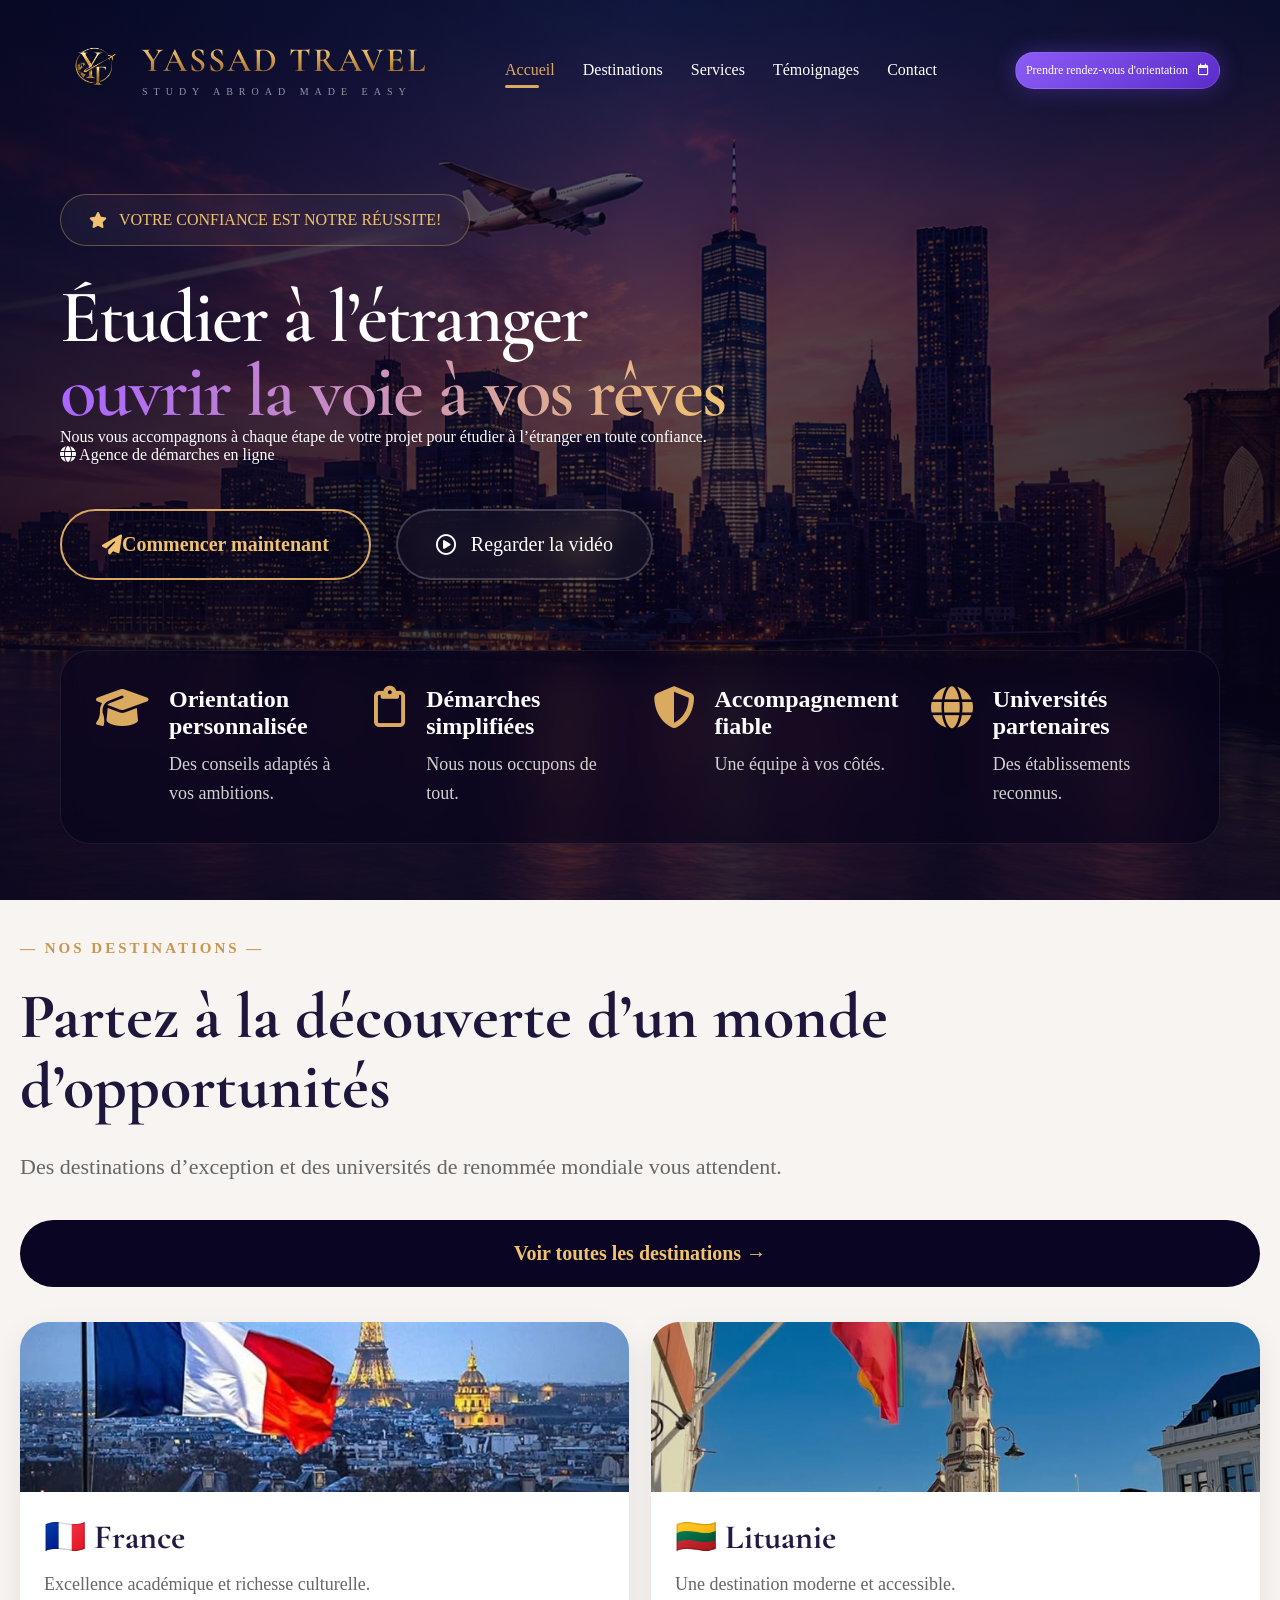
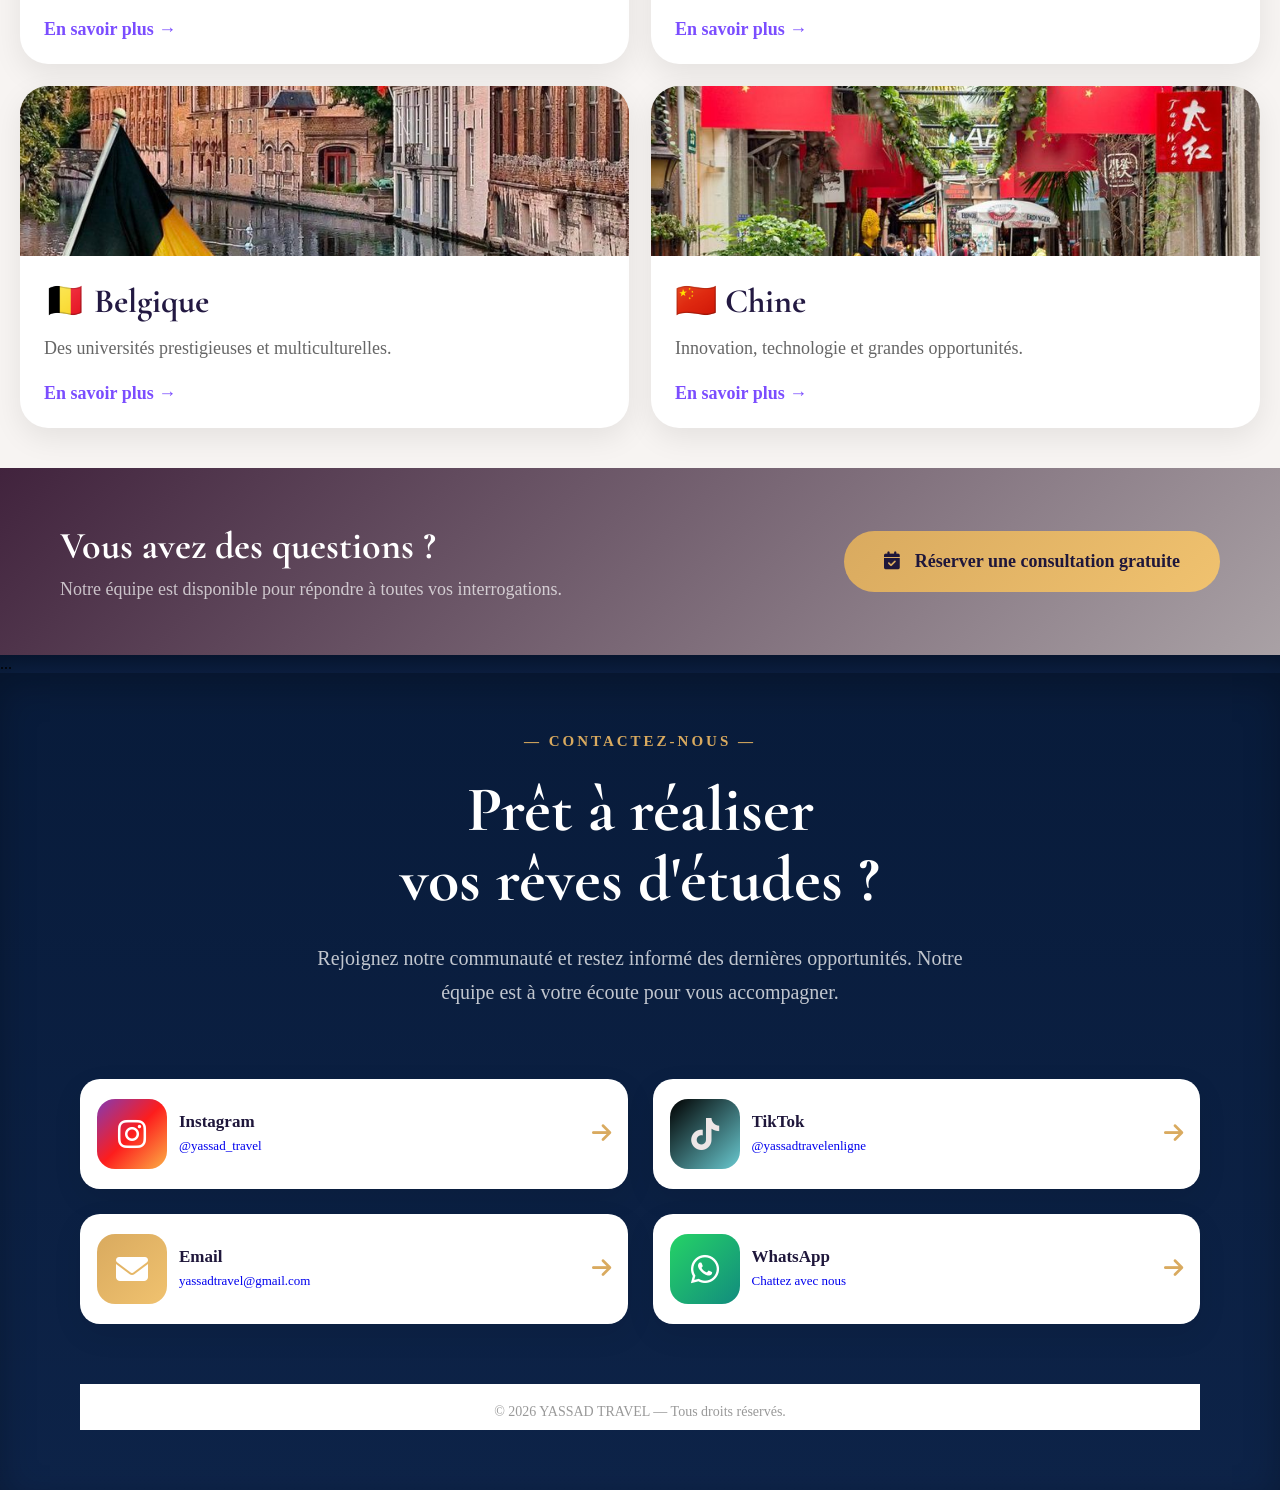
<file: index.html>
<!DOCTYPE html>
<html lang="fr">

<head>
    <meta charset="UTF-8">
    <meta name="viewport" content="width=device-width, initial-scale=1.0">

    <title>YASSAD TRAVEL</title>

    <!-- CSS -->
    <link rel="stylesheet" href="style.css">

    <!-- GOOGLE FONTS -->
    <link href="https://fonts.googleapis.com/css2?family=Cormorant+Garamond:wght@400;500;600;700&family=Poppins:wght@300;400;500;600&display=swap" rel="stylesheet">

    <!-- ICONS -->
    <link rel="stylesheet" href="https://cdnjs.cloudflare.com/ajax/libs/font-awesome/6.5.2/css/all.min.css">
</head>

<body>

    <!-- HERO -->
    <section class="hero">

        <!-- NAVBAR -->
        <nav class="navbar">

            <!-- LOGO -->
            <div class="logo">

                <img src="images/logo-yassad.png" alt="YASSAD Logo">

                <div class="logo-text">
                    <h1>YASSAD TRAVEL</h1>
                    <p>STUDY ABROAD MADE EASY</p>
                </div>

            </div>

            <!-- MENU -->
            <ul class="nav-links">
                <li><a href="#" class="active">Accueil</a></li>
                <li><a href="#destinations">Destinations</a></li>
                <li><a href="services.html">Services</a></li>
                <li><a href="#">Témoignages</a></li>
                <li><a href="#contact">Contact</a></li>
            </ul>

            <!-- BUTTON -->
          

            <a href="https://wa.me/213795544238?text=Bonjour%20YASSAD%20TRAVEL,%20je%20souhaite%20prendre%20un%20rendez-vous%20d'orientation."
target="_blank"
class="btn-rdv">
    Prendre rendez-vous d'orientation
    <i class="fa-regular fa-calendar"></i>
</a>

        </nav>

        <!-- HERO CONTENT -->
        <div class="hero-content">

            <div class="badge">
                <i class="fa-solid fa-star"></i>
                VOTRE CONFIANCE EST NOTRE RÉUSSITE!
            </div>

            <h2>
                Étudier à l’étranger <br>
                <span class="gradient">
                    ouvrir la voie à vos rêves
                </span>
            </h2>

            <p>
                Nous vous accompagnons à chaque étape de votre projet
                pour étudier à l’étranger en toute confiance.
            </p>
            <div class="online-badge">
    <i class="fa-solid fa-globe"></i>
    Agence de démarches en ligne
</div>

            <!-- BUTTONS -->
            <div class="hero-buttons">

               <a href="#" class="btn-primary" onclick="openPopup()">
    <i class="fa-solid fa-paper-plane"></i>
    Commencer maintenant
</a>
                <a href="#" class="btn-video">
                    <i class="fa-regular fa-circle-play"></i>
                    Regarder la vidéo
                </a>

            </div>

        </div>

        <!-- FEATURES -->
        <div class="features">

            <!-- FEATURE 1 -->
            <div class="feature">

                <i class="fa-solid fa-graduation-cap"></i>

                <div>
                    <h4>Orientation personnalisée</h4>
                    <p>Des conseils adaptés à vos ambitions.</p>
                </div>

            </div>

            <!-- FEATURE 2 -->
            <div class="feature">

                <i class="fa-regular fa-clipboard"></i>

                <div>
                    <h4>Démarches simplifiées</h4>
                    <p>Nous nous occupons de tout.</p>
                </div>

            </div>

            <!-- FEATURE 3 -->
            <div class="feature">

                <i class="fa-solid fa-shield-halved"></i>

                <div>
                    <h4>Accompagnement fiable</h4>
                    <p>Une équipe à vos côtés.</p>
                </div>

            </div>

            <!-- FEATURE 4 -->
            <div class="feature">

                <i class="fa-solid fa-globe"></i>

                <div>
                    <h4>Universités partenaires</h4>
                    <p>Des établissements reconnus.</p>
                </div>

            </div>

        </div>

    </section>

    <!-- DESTINATIONS -->
    <section class="destinations" id="destinations">

        <!-- LEFT -->
        <div class="dest-left">

            <div class="mini-title">
                — NOS DESTINATIONS —
            </div>

            <h3>
                Partez à la découverte
                d’un monde d’opportunités
            </h3>

            <p>
                Des destinations d’exception et des universités
                de renommée mondiale vous attendent.
            </p>

            <a href="# destinations" class="dest-btn">
                Voir toutes les destinations →
            </a>

        </div>

        <!-- RIGHT -->
        <div class="cards">

            <!-- FRANCE -->
            <div class="card">

                <img src="images/france.jpg" alt="France">

                <div class="card-content">

                    <h4>🇫🇷 France</h4>

                    <p>
                        Excellence académique et richesse culturelle.
                    </p>

                    <a href="france.html">
                        En savoir plus →
                    </a>

                </div>

            </div>

            <!-- LITUANIE -->
            <div class="card">

                <img src="images/Lituanie.jpg" alt="Lituanie">

                <div class="card-content">

                    <h4>🇱🇹 Lituanie</h4>

                    <p>
                        Une destination moderne et accessible.
                    </p>

                    <a href="lituanie.html">
                        En savoir plus →
                    </a>

                </div>

            </div>

            <!-- BELGIQUE -->
            <div class="card">

                <img src="images/belgique.jpg" alt="Belgique">

                <div class="card-content">

                    <h4>🇧🇪 Belgique</h4>

                    <p>
                        Des universités prestigieuses et multiculturelles.
                    </p>

                    <a href="#">
                        En savoir plus →
                    </a>

                </div>

            </div>

            <!-- CHINE -->
            <div class="card">

                <img src="images/chine.jpg" alt="Chine">

                <div class="card-content">

                    <h4>🇨🇳 Chine</h4>

                    <p>
                        Innovation, technologie et grandes opportunités.
                    </p>

                    <a href="#">
                        En savoir plus →
                    </a>

                </div>

            </div>

        </div>

    </section>

     <div class="contact-cta">
                <div class="cta-content">
                    <h4>Vous avez des questions ?</h4>
                    <p>Notre équipe est disponible pour répondre à toutes vos interrogations.</p>
                </div>
<a href="https://wa.me/213795544238?text=Bonjour%20YASSAD%20TRAVEL,%20je%20souhaite%20prendre%20un%20rendez-vous%20d'orientation."
   target="_blank"
   class="cta-btn">
    <i class="fa-solid fa-calendar-check"></i>
    Réserver une consultation gratuite
</a>
            </div>

        </div>
        
    </footer>
    <footer class="contact-footer" id="contact">
    ...
</footer>
        <!-- FOOTER CONTACT -->
    <footer class="contact-footer" id="contact">
        <div class="contact-container">

            <div class="contact-header">
                <div class="mini-title">
                    — CONTACTEZ-NOUS —
                </div>

                <h3>
                    Prêt à réaliser<br>
                    vos rêves d'études ?
                </h3>

                <p>
                    Rejoignez notre communauté et restez informé des dernières opportunités.
                    Notre équipe est à votre écoute pour vous accompagner.
                </p>
            </div>

            <div class="contact-cards">

                <!-- INSTAGRAM -->
                <a href="https://www.instagram.com/yassad_travel" target="_blank" class="contact-card instagram">
                    <div class="contact-icon">
                        <i class="fa-brands fa-instagram"></i>
                    </div>
                    <div class="contact-info">
                        <h4>Instagram</h4>
                        <p>@yassad_travel</p>
                    </div>
                    <div class="contact-arrow">
                        <i class="fa-solid fa-arrow-right"></i>
                    </div>
                </a>

                <!-- TIKTOK -->
                <a href="https://www.tiktok.com/@yassadtravelenligne" target="_blank" class="contact-card tiktok">
                    <div class="contact-icon">
                        <i class="fa-brands fa-tiktok"></i>
                    </div>
                    <div class="contact-info">
                        <h4>TikTok</h4>
                        <p>@yassadtravelenligne</p>
                    </div>
                    <div class="contact-arrow">
                        <i class="fa-solid fa-arrow-right"></i>
                    </div>
                </a>

                <!-- EMAIL -->
                <a href="mailto:yassadtravel@gmail.com" class="contact-card email">
                    <div class="contact-icon">
                        <i class="fa-solid fa-envelope"></i>
                    </div>
                    <div class="contact-info">
                        <h4>Email</h4>
                        <p>yassadtravel@gmail.com</p>
                    </div>
                    <div class="contact-arrow">
                        <i class="fa-solid fa-arrow-right"></i>
                    </div>
                </a>

                <!-- WHATSAPP -->
              <a href="https://wa.me/213549462589?text=Bonjour%20YASSAD%20TRAVEL,%20je%20souhaite%20obtenir%20des%20informations."
target="_blank"
class="contact-card whatsapp">
                    <div class="contact-icon">
                        <i class="fa-brands fa-whatsapp"></i>
                    </div>
                    <div class="contact-info">
                        <h4>WhatsApp</h4>
                        <p>Chattez avec nous</p>
                    </div>
                    <div class="contact-arrow">
                        <i class="fa-solid fa-arrow-right"></i>
                    </div>
                </a>

            </div>

           

<div class="bottom-footer">
    <p>© 2026 YASSAD TRAVEL — Tous droits réservés.</p>
</div>
<!-- POPUP DESTINATION -->

<div class="popup-overlay" id="popup">

    <div class="popup-box">

        <span class="close-popup" onclick="closePopup()">×</span>

        <div class="popup-icon">
            <i class="fa-solid fa-plane-departure"></i>
        </div>

        <h2>
            Commencez votre aventure avec YASSAD TRAVEL ✈️
        </h2>

        <p>
            Choisissez votre destination et commencez vos démarches 
            pour réaliser votre projet d'études à l'étranger.
        </p>


        <div class="popup-buttons">


            <a href="services.html">
                📋 Voir les démarches
            </a>

        </div>

    </div>

</div>


<script>

function openPopup(){

    document.getElementById("popup").style.display="flex";

}


function closePopup(){

    document.getElementById("popup").style.display="none";

}

</script>


</body>
</html>
</file>
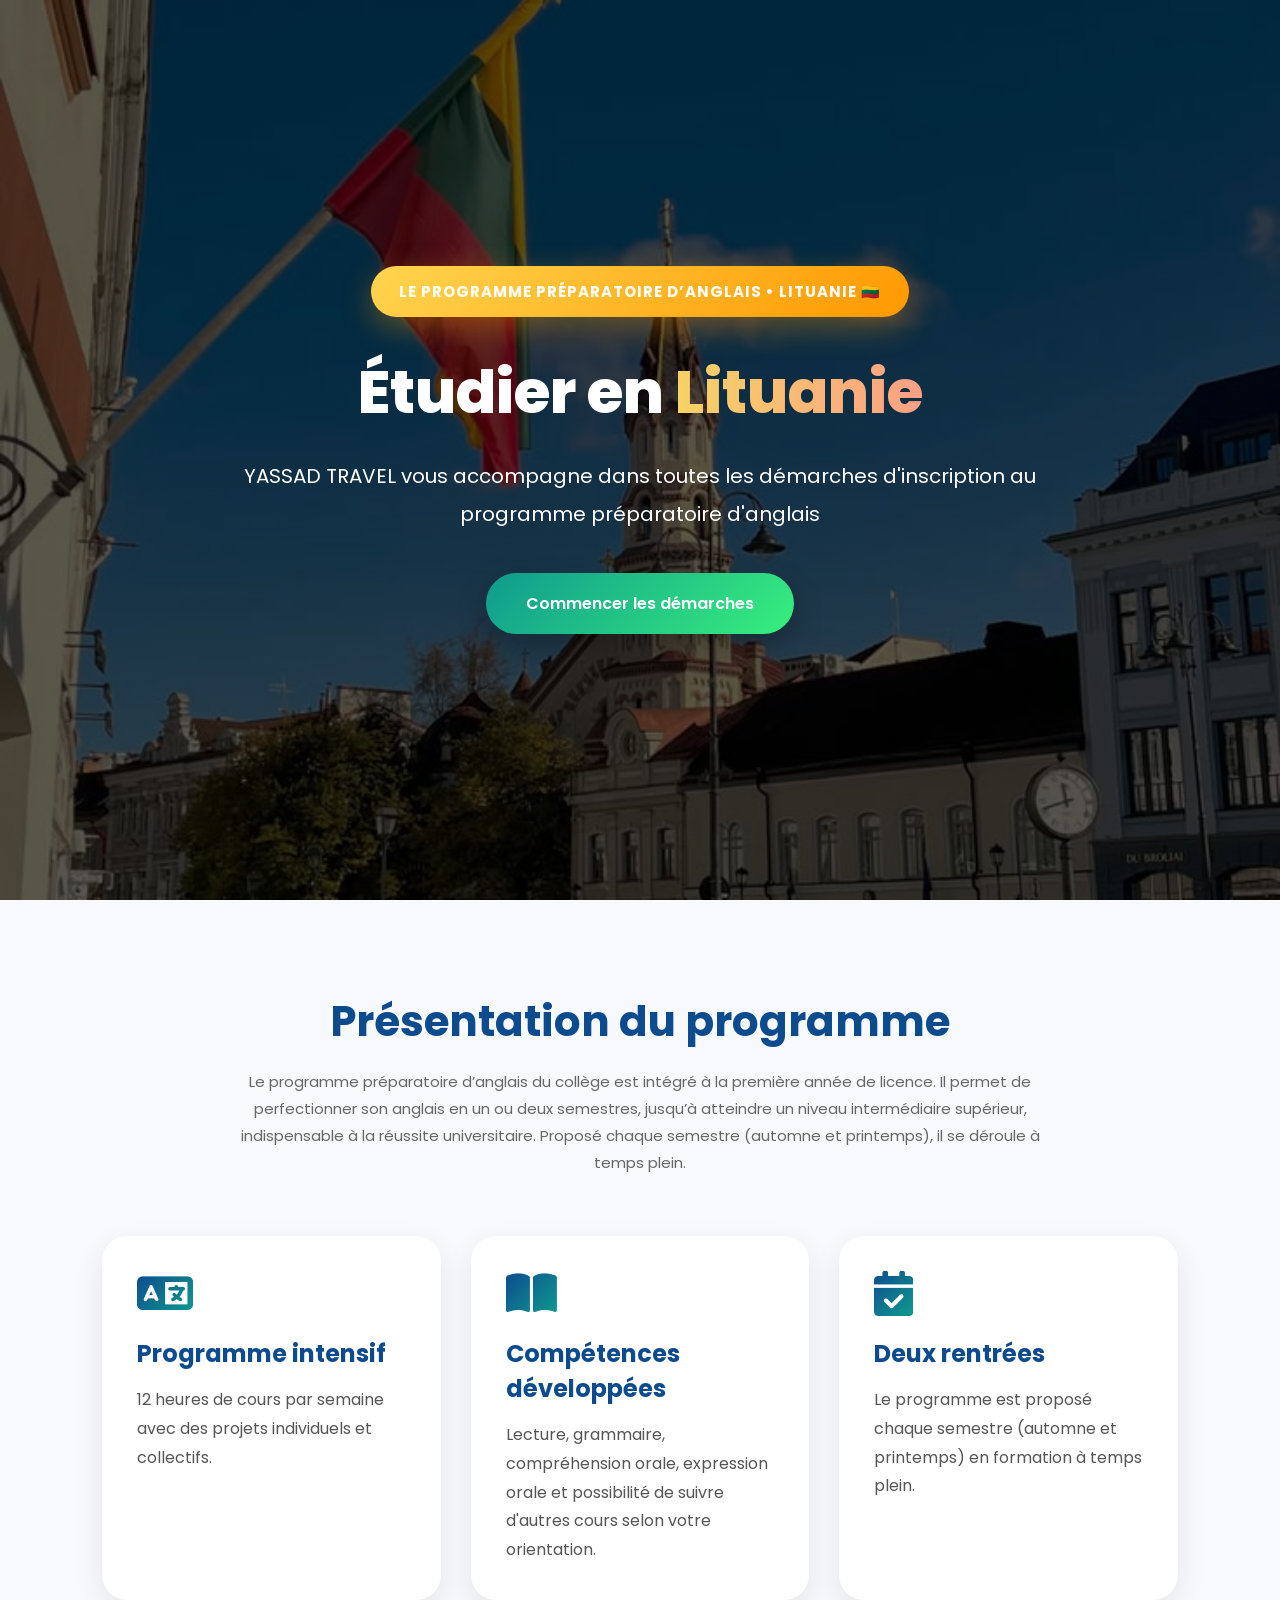
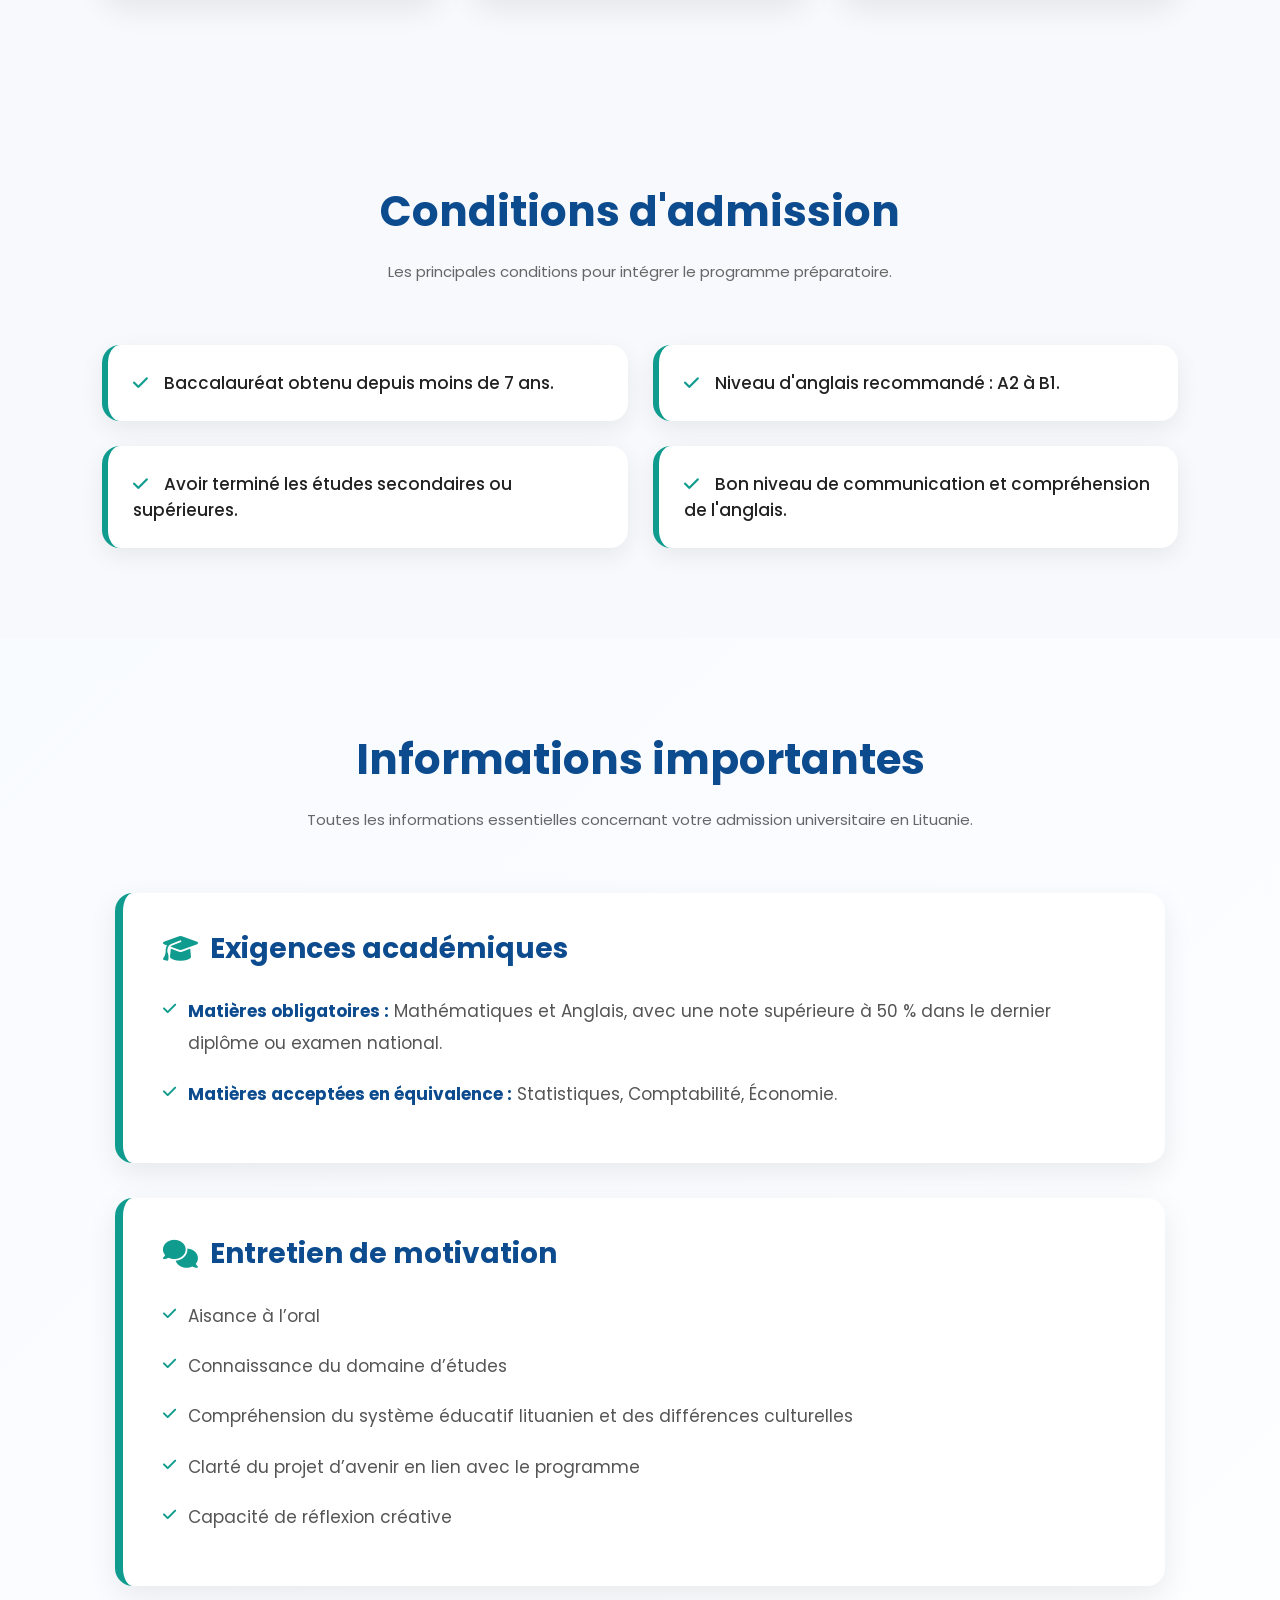
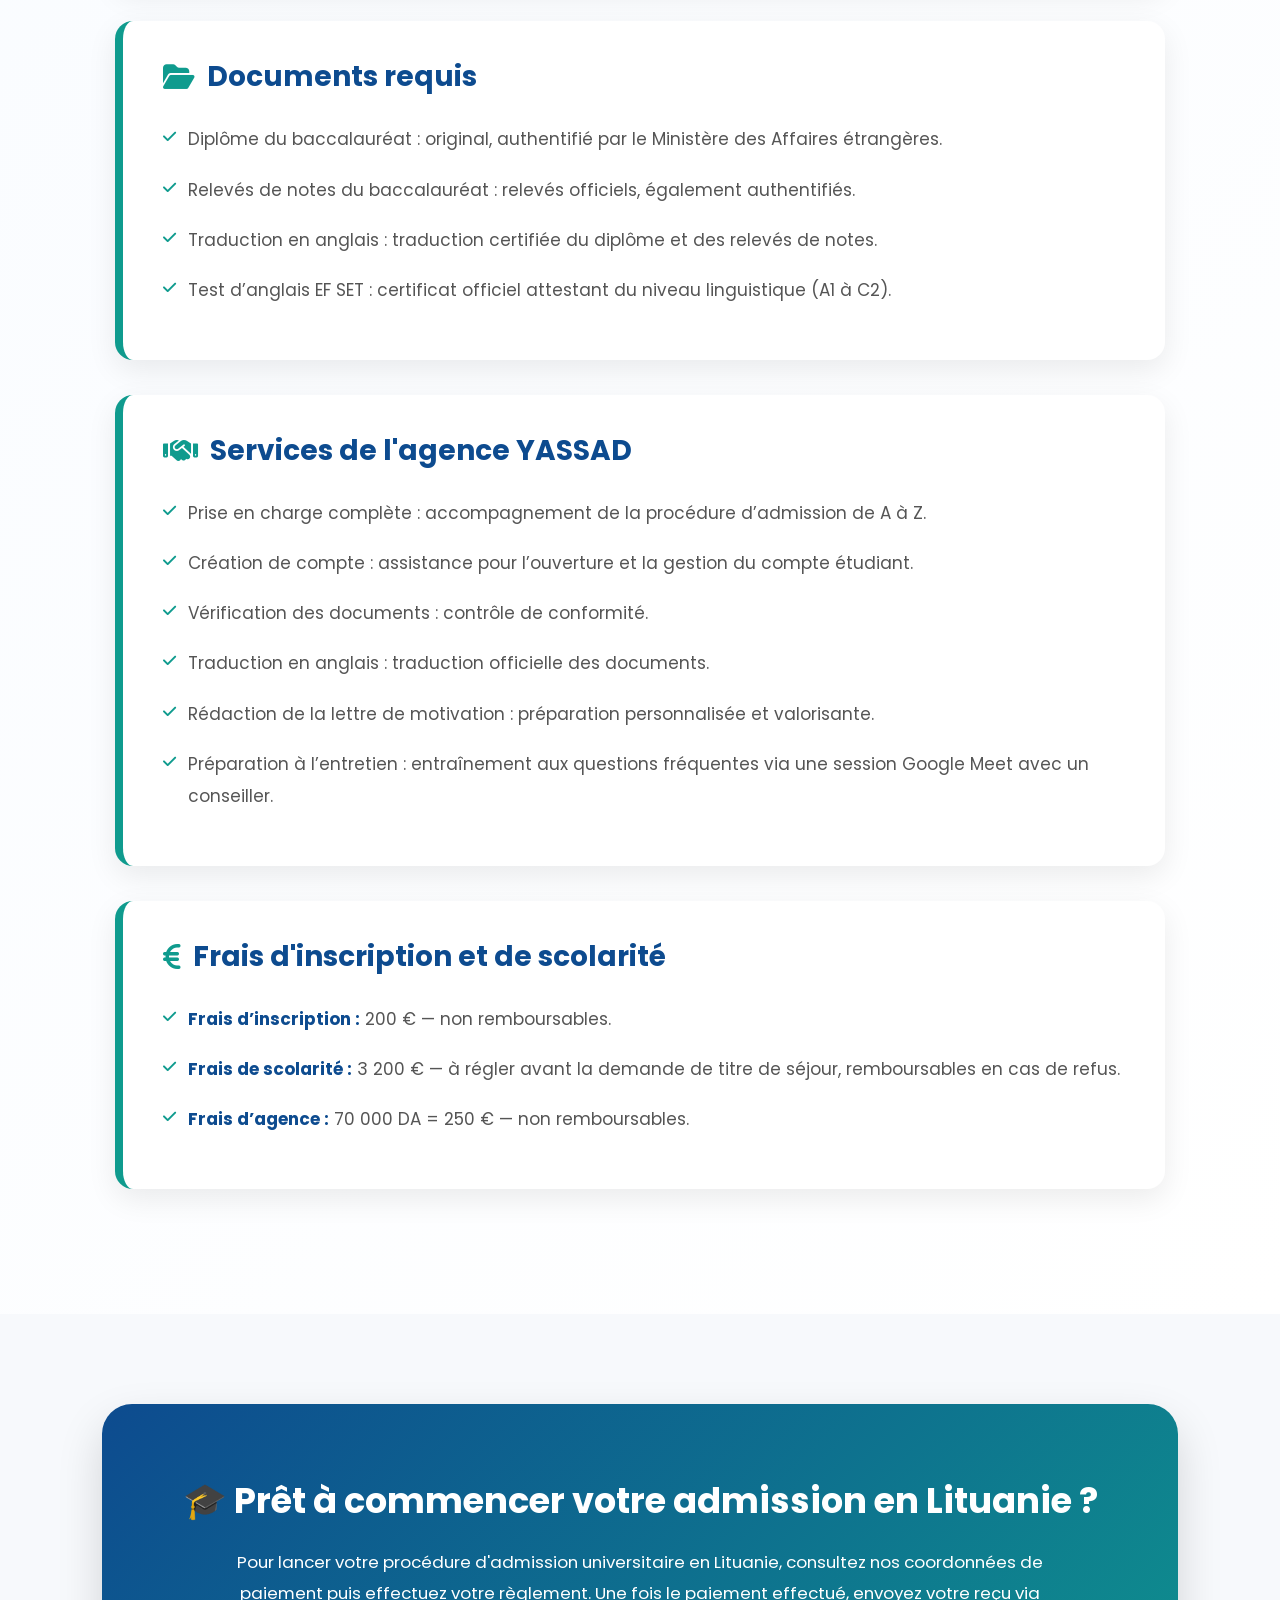
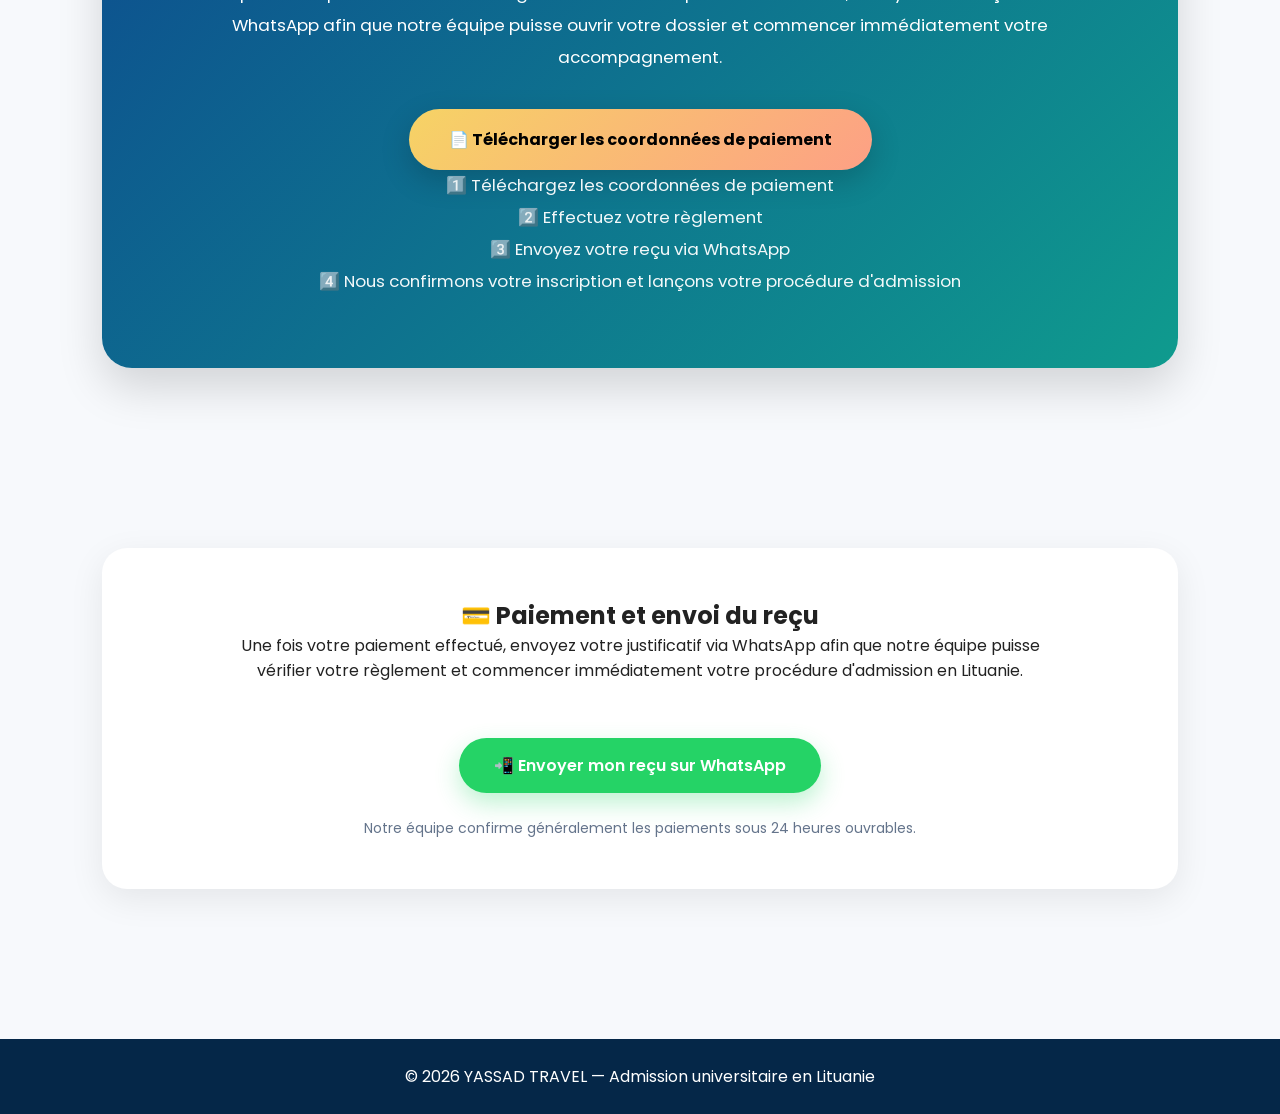
<file: admissionLituanie.html>
<!DOCTYPE html>
<html lang="fr">

<head>

<meta charset="UTF-8">
<meta name="viewport" content="width=device-width, initial-scale=1.0">

<title>Admission en Lituanie | YASSAD TRAVEL</title>

<link href="https://fonts.googleapis.com/css2?family=Poppins:wght@300;400;500;600;700;800&display=swap" rel="stylesheet">

<link rel="stylesheet"
href="https://cdnjs.cloudflare.com/ajax/libs/font-awesome/6.5.2/css/all.min.css">

<style>

*{
margin:0;
padding:0;
box-sizing:border-box;
font-family:'Poppins',sans-serif;
scroll-behavior:smooth;
}


body{
background:#f7f9fc;
color:#222;
overflow-x:hidden;
}

:root{

--blue:#0d4b8f;
--green:#0f9b8e;
--green2:#38ef7d;
--gold:#f6d365;
--orange:#fda085;

}

.hero{

min-height:100vh;

background:
linear-gradient(rgba(0,0,0,.60),rgba(0,0,0,.60)),
url("images/Lituanie.jpg") center/cover;

display:flex;
justify-content:center;
align-items:center;
text-align:center;
padding:40px;

}

.hero-content{

max-width:900px;
color:white;
animation:fadeUp 1.2s;

}

.badge{

display:inline-flex;
align-items:center;
justify-content:center;
gap:10px;

padding:14px 28px;

border-radius:60px;

background:linear-gradient(135deg,#FFD54F,#FF9800);

color:#fff;

font-size:15px;
font-weight:700;
letter-spacing:1px;
text-transform:uppercase;
text-align:center;

box-shadow:0 10px 30px rgba(255,152,0,.35);

margin-bottom:30px;

animation:pulseBadge 2s infinite;

}



@keyframes pulseBadge{

0%{
transform:scale(1);
box-shadow:0 10px 30px rgba(255,152,0,.35);
}

50%{
transform:scale(1.05);
box-shadow:0 18px 40px rgba(255,152,0,.55);
}

100%{
transform:scale(1);
box-shadow:0 10px 30px rgba(255,152,0,.35);
}

}

.hero h1{

font-size:60px;

margin-bottom:20px;

font-weight:800;

}

.hero h1 span{

background:linear-gradient(90deg,#f6d365,#fda085);

-webkit-background-clip:text;
-webkit-text-fill-color:transparent;

}

.hero p{

font-size:20px;

line-height:1.9;

margin-bottom:40px;

}

.btn{

display:inline-block;

padding:18px 40px;

border-radius:50px;

background:linear-gradient(135deg,var(--green),var(--green2));

color:white;

text-decoration:none;

font-weight:600;

transition:.35s;

box-shadow:0 12px 30px rgba(0,0,0,.25);

}

.btn:hover{

transform:translateY(-5px);

}

section{

padding:90px 8%;

}

.container{

max-width:1200px;

margin:auto;

}

.title{

text-align:center;

margin-bottom:60px;

}

.title h2{

font-size:42px;

color:var(--blue);

margin-bottom:15px;

}

.title p{

max-width:850px;

margin:auto;

color:#666;

font-size:15px;

line-height:1.8;

}

.grid{

display:grid;

grid-template-columns:repeat(auto-fit,minmax(320px,1fr));

gap:30px;

}

.card{

background:white;

padding:35px;

border-radius:25px;

box-shadow:0 10px 30px rgba(0,0,0,.08);

transition:.35s;

}

.card:hover{

transform:translateY(-8px);

}

.card i{

font-size:45px;

margin-bottom:20px;

background:linear-gradient(135deg,var(--blue),var(--green));

-webkit-background-clip:text;

-webkit-text-fill-color:transparent;

}

.card h3{

color:var(--blue);

margin-bottom:15px;

font-size:24px;

}

.card p{

line-height:1.8;

color:#555;

}

.list{

display:grid;

grid-template-columns:repeat(auto-fit,minmax(350px,1fr));

gap:25px;

}

.item{

background:white;

padding:25px;

border-left:6px solid var(--green);

border-radius:18px;

box-shadow:0 8px 25px rgba(0,0,0,.07);

font-size:17px;

font-weight:500;

}

.item i{

color:var(--green);

margin-right:12px;

}

.timeline{

margin-top:50px;

}

.step{

display:flex;

gap:25px;

margin-bottom:30px;

align-items:flex-start;

}

.number{

width:65px;

height:65px;

border-radius:50%;

background:linear-gradient(135deg,var(--blue),var(--green));

color:white;

display:flex;

justify-content:center;

align-items:center;

font-size:24px;

font-weight:bold;

flex-shrink:0;

}

.step-content{

background:white;

padding:25px;

border-radius:20px;

box-shadow:0 8px 25px rgba(0,0,0,.08);

width:100%;

}

.step-content h3{

margin-bottom:12px;

color:var(--blue);

}

.step-content p{

line-height:1.8;

color:#555;

}
/*==========================
SECTION TARIFS
==========================*/

.pricing{

background:#f8fbff;

}

.price-grid{

display:grid;

grid-template-columns:repeat(auto-fit,minmax(300px,1fr));

gap:30px;

}

.price-card{

background:white;

padding:40px;

border-radius:25px;

text-align:center;

box-shadow:0 10px 30px rgba(0,0,0,.08);

transition:.35s;

}

.price-card:hover{

transform:translateY(-8px);

}

.price-card i{

font-size:50px;

margin-bottom:20px;

background:linear-gradient(135deg,var(--blue),var(--green));

-webkit-background-clip:text;

-webkit-text-fill-color:transparent;

}

.price-card h3{

color:var(--blue);

margin-bottom:15px;

}

.price{

font-size:42px;

font-weight:700;

color:var(--green);

margin:20px 0;

}

/*==========================
CTA PAIEMENT
==========================*/

.cta{

background:linear-gradient(135deg,var(--blue),var(--green));

padding:70px 45px;

border-radius:30px;

text-align:center;

color:white;

box-shadow:0 15px 35px rgba(0,0,0,.15);

}

.cta h2{

font-size:40px;

margin-bottom:20px;

}

.cta p{

max-width:850px;

margin:auto;

line-height:1.9;

font-size:17px;

}

.btn-payment{

display:inline-block;

margin-top:35px;

padding:18px 40px;

border-radius:50px;

text-decoration:none;

font-weight:700;

background:linear-gradient(135deg,#f6d365,#fda085);

color:#000;

transition:.35s;

}

.btn-payment:hover{

transform:translateY(-5px);

}

.cta-note{

margin-top:30px;

line-height:2;

}

/*==========================
WHATSAPP
==========================*/

.payment{

background:white;

padding:45px;

border-radius:25px;

box-shadow:0 10px 30px rgba(0,0,0,.08);

}

.whatsapp{

display:inline-block;

margin-top:30px;

padding:16px 35px;

border-radius:50px;

background:#25D366;

color:white;

text-decoration:none;

font-weight:600;

transition:.35s;

}

.whatsapp:hover{

transform:translateY(-5px);

}

/*==========================
FOOTER
==========================*/

footer{

background:#052748;

color:white;

padding:25px;

text-align:center;

}

/*==========================
ANIMATION
==========================*/

@keyframes fadeUp{

from{

opacity:0;

transform:translateY(40px);

}

to{

opacity:1;

transform:translateY(0);

}

}

/*==========================
RESPONSIVE
==========================*/

@media(max-width:992px){

.hero h1{

font-size:48px;

}

.grid,
.list,
.price-grid{

grid-template-columns:1fr;

}

}

@media(max-width:768px){

.hero{

padding:30px;

}

.hero h1{

font-size:38px;

}

.hero p{

font-size:16px;

}

.title h2{

font-size:30px;

}

.step{

flex-direction:column;

}

.number{

margin:auto;

}

.btn,
.btn-payment,
.whatsapp{

width:100%;
max-width:340px;
text-align:center;

}

.cta{

padding:45px 25px;

}

.cta h2{

font-size:30px;

}

}

@media(max-width:480px){

.hero h1{

font-size:30px;

}

.title h2{

font-size:26px;

}

.card,
.item,
.payment{

padding:22px;

}

.cta{

padding:35px 18px;

}

.cta h2{

font-size:24px;

}

}
/*=========================
 CONDITIONS
=========================*/

.conditions{
padding:90px 8%;
background:#ffffff;
}

.conditions-grid{

display:grid;
grid-template-columns:repeat(auto-fit,minmax(260px,1fr));
gap:30px;

}

.condition-card{

background:white;
padding:35px;
border-radius:22px;
text-align:center;
box-shadow:0 10px 30px rgba(0,0,0,.08);
transition:.4s;

}

.condition-card:hover{

transform:translateY(-8px);

}

.condition-icon{

font-size:55px;
margin-bottom:20px;

}

.condition-card h3{

color:#0d4b8f;
margin-bottom:15px;

}

.condition-card p{

color:#555;
line-height:1.8;

}

/*=========================
 DOCUMENTS
=========================*/

.documents{

padding:90px 8%;
background:linear-gradient(135deg,#edf8ff,#ffffff);

}

.documents-grid{

display:grid;
grid-template-columns:repeat(auto-fit,minmax(320px,1fr));
gap:30px;

}

.doc-card{

background:white;
padding:35px;
border-radius:20px;
box-shadow:0 10px 30px rgba(0,0,0,.08);

}

.doc-card h3{

color:#0d4b8f;
margin-bottom:20px;

}

.doc-card ul{

list-style:none;

}

.doc-card li{

margin:15px 0;
font-size:17px;

}




/*=========================================
SECTION INFORMATIONS
=========================================*/

.info-section{

padding:90px 8%;
background:linear-gradient(135deg,#f8fbff,#ffffff);

}

.info-wrapper{

max-width:1050px;
margin:auto;

}

.info-box{

background:white;
border-left:8px solid var(--green);
border-radius:18px;
padding:35px 40px;
margin-bottom:35px;
box-shadow:0 10px 30px rgba(0,0,0,.08);
transition:.35s;

}

.info-box:hover{

transform:translateY(-6px);

}

.info-box h3{

display:flex;
align-items:center;
gap:12px;

font-size:28px;
color:var(--blue);

margin-bottom:25px;

}

.info-box h3 i{

color:var(--green);

}

.info-box ul{

list-style:none;

}

.info-box li{

margin-bottom:18px;
line-height:1.9;
font-size:17px;
color:#555;

display:flex;
align-items:flex-start;
gap:12px;

}

.info-box li i{

color:var(--green);
margin-top:6px;
font-size:15px;
flex-shrink:0;

}

.info-box strong{

color:var(--blue);

}

/*==========================
RESPONSIVE TABLETTE
==========================*/

@media(max-width:768px){

.info-section{

padding:70px 6%;

}

.info-box{

padding:28px;

}

.info-box h3{

font-size:24px;

}

.info-box li{

font-size:15px;

}

}

/*==========================
RESPONSIVE MOBILE
==========================*/

@media(max-width:480px){

.info-box{

padding:22px;

}

.info-box h3{

font-size:21px;
line-height:1.4;

}

.info-box li{

font-size:14px;
line-height:1.8;

}

}

/*=====================================
SECTION PAIEMENT
=====================================*/

.payment-section{
margin-bottom:60px;
}

.payment{
background:white;
padding:50px;
border-radius:25px;
box-shadow:0 10px 35px rgba(0,0,0,.08);
}

.cta{
background:linear-gradient(135deg,#0d4b8f,#0f9b8e);
color:white;
padding:70px 50px;
border-radius:30px;
text-align:center;
box-shadow:0 20px 45px rgba(0,0,0,.15);
}

.cta h2{
font-size:2.2rem;
margin-bottom:20px;
font-weight:700;

}

.cta p{
max-width:850px;
margin:auto;
line-height:1.9;
font-size:1.05rem;
}

.btn-payment{
display:inline-block;
margin-top:35px;
background:linear-gradient(135deg,#f6d365,#fda085);
color:#000;
padding:18px 40px;
border-radius:50px;
text-decoration:none;
font-weight:700;
font-size:1rem;
transition:.3s;
box-shadow:0 10px 30px rgba(0,0,0,.18);
}

.btn-payment:hover{
transform:translateY(-4px);
box-shadow:0 15px 40px rgba(0,0,0,.25);
}

.cta-note{
margin-top:30px;
font-size:15px;
line-height:2;
opacity:.95;
}

.whatsapp{
display:inline-block;
background:#25D366;
color:white;
padding:15px 35px;
border-radius:50px;
text-decoration:none;
font-weight:600;
margin-top:25px;
transition:.3s;
box-shadow:0 10px 25px rgba(37,211,102,.3);
}

.whatsapp:hover{
transform:translateY(-3px);
box-shadow:0 15px 35px rgba(37,211,102,.45);
}

/*=====================================
RESPONSIVE
=====================================*/

@media(max-width:992px){

.cta{
padding:50px 35px;
}

.payment{
padding:35px;
}

}

@media(max-width:768px){

.cta{
padding:40px 25px;
}

.cta h2{
font-size:1.8rem;
}

.cta p{
font-size:15px;
}

.payment{
padding:25px;
}

.btn-payment,
.whatsapp{
width:100%;
max-width:340px;
text-align:center;
}

}

@media(max-width:480px){

.cta{
padding:30px 18px;
}

.cta h2{
font-size:1.5rem;
}

.cta-note{
font-size:14px;
line-height:1.8;
}

.payment{
padding:20px;
}

}

</style>

</head>

<body>

<!-- HERO -->

<section class="hero">

<div class="hero-content">

<div class="badge">
    Le programme préparatoire d’anglais • LITUANIE 🇱🇹
</div>

<h1>

Étudier en <span>Lituanie</span>

</h1>

<p>

YASSAD TRAVEL vous accompagne dans toutes les démarches d'inscription au programme préparatoire d'anglais
</p>

<a href="#paiement" class="btn">

Commencer les démarches

</a>

</div>

</section>

<!-- PRESENTATION -->

<section id="presentation">

<div class="container">

<div class="title">

<h2>

Présentation du programme

</h2>

<p>

Le programme préparatoire d’anglais du collège est intégré à la première année de licence.
Il permet de perfectionner son anglais en un ou deux semestres, jusqu’à atteindre un niveau
intermédiaire supérieur, indispensable à la réussite universitaire. Proposé chaque semestre
(automne et printemps), il se déroule à temps plein.
</p>

</div>

<div class="grid">

<div class="card">

<i class="fa-solid fa-language"></i>

<h3>

Programme intensif

</h3>

<p>

12 heures de cours par semaine avec des projets individuels et collectifs.

</p>

</div>

<div class="card">

<i class="fa-solid fa-book-open"></i>

<h3>

Compétences développées

</h3>

<p>

Lecture, grammaire, compréhension orale, expression orale et possibilité de suivre d'autres cours selon votre orientation.

</p>

</div>

<div class="card">

<i class="fa-solid fa-calendar-check"></i>

<h3>

Deux rentrées

</h3>

<p>

Le programme est proposé chaque semestre (automne et printemps) en formation à temps plein.

</p>

</div>

</div>

</div>

</section>

<!-- CONDITIONS -->

<section>

<div class="container">

<div class="title">

<h2>

Conditions d'admission

</h2>

<p>

Les principales conditions pour intégrer le programme préparatoire.

</p>

</div>

<div class="list">

<div class="item">

<i class="fa-solid fa-check"></i>

Baccalauréat obtenu depuis moins de 7 ans.

</div>

<div class="item">

<i class="fa-solid fa-check"></i>

Niveau d'anglais recommandé : A2 à B1.

</div>

<div class="item">

<i class="fa-solid fa-check"></i>

Avoir terminé les études secondaires ou supérieures.

</div>

<div class="item">

<i class="fa-solid fa-check"></i>

Bon niveau de communication et compréhension de l'anglais.

</div>

</div>

</div>

</section>



<!--======================================
INFORMATIONS IMPORTANTES
=======================================-->

<section class="info-section">

<div class="container">

<div class="title">

<h2>
Informations importantes
</h2>

<p>

Toutes les informations essentielles concernant votre admission universitaire en Lituanie.

</p>

</div>

<div class="info-wrapper">

<!-- Exigences -->

<div class="info-box">

<h3>

<i class="fa-solid fa-graduation-cap"></i>

Exigences académiques

</h3>

<ul>

<li>
<i class="fa-solid fa-check"></i>

<span>
<strong>Matières obligatoires :</strong> Mathématiques et Anglais, avec une note supérieure à 50 % dans le dernier diplôme ou examen national.
</span>

</li>

<li>
<i class="fa-solid fa-check"></i>

<span>
<strong>Matières acceptées en équivalence :</strong> Statistiques, Comptabilité, Économie.
</span>

</li>

</ul>

</div>

<!-- Entretien -->

<div class="info-box">

<h3>

<i class="fa-solid fa-comments"></i>

Entretien de motivation

</h3>

<ul>

<li><i class="fa-solid fa-check"></i><span>Aisance à l’oral</span></li>

<li><i class="fa-solid fa-check"></i><span>Connaissance du domaine d’études</span></li>

<li><i class="fa-solid fa-check"></i><span>Compréhension du système éducatif lituanien et des différences culturelles</span></li>

<li><i class="fa-solid fa-check"></i><span>Clarté du projet d’avenir en lien avec le programme</span></li>

<li><i class="fa-solid fa-check"></i><span>Capacité de réflexion créative</span></li>

</ul>

</div>

<!-- Documents -->

<div class="info-box">

<h3>

<i class="fa-solid fa-folder-open"></i>

Documents requis

</h3>

<ul>

<li><i class="fa-solid fa-check"></i><span>Diplôme du baccalauréat : original, authentifié par le Ministère des Affaires étrangères.</span></li>

<li><i class="fa-solid fa-check"></i><span>Relevés de notes du baccalauréat : relevés officiels, également authentifiés.</span></li>

<li><i class="fa-solid fa-check"></i><span>Traduction en anglais : traduction certifiée du diplôme et des relevés de notes.</span></li>

<li><i class="fa-solid fa-check"></i><span>Test d’anglais EF SET : certificat officiel attestant du niveau linguistique (A1 à C2).</span></li>

</ul>

</div>

<!-- Services -->

<div class="info-box">

<h3>

<i class="fa-solid fa-handshake"></i>

Services de l'agence YASSAD

</h3>

<ul>

<li><i class="fa-solid fa-check"></i><span>Prise en charge complète : accompagnement de la procédure d’admission de A à Z.</span></li>

<li><i class="fa-solid fa-check"></i><span>Création de compte : assistance pour l’ouverture et la gestion du compte étudiant.</span></li>

<li><i class="fa-solid fa-check"></i><span>Vérification des documents : contrôle de conformité.</span></li>

<li><i class="fa-solid fa-check"></i><span>Traduction en anglais : traduction officielle des documents.</span></li>

<li><i class="fa-solid fa-check"></i><span>Rédaction de la lettre de motivation : préparation personnalisée et valorisante.</span></li>

<li><i class="fa-solid fa-check"></i><span>Préparation à l’entretien : entraînement aux questions fréquentes via une session Google Meet avec un conseiller.</span></li>

</ul>

</div>

<!-- Tarifs -->

<div class="info-box">

<h3>

<i class="fa-solid fa-euro-sign"></i>

Frais d'inscription et de scolarité

</h3>

<ul>

<li>

<i class="fa-solid fa-check"></i>

<span>

<strong>Frais d’inscription :</strong> 200 € — non remboursables.

</span>

</li>

<li>

<i class="fa-solid fa-check"></i>

<span>

<strong>Frais de scolarité :</strong> 3 200 € — à régler avant la demande de titre de séjour, remboursables en cas de refus.

</span>

</li>

<li>

<i class="fa-solid fa-check"></i>

<span>

<strong>Frais d’agence :</strong> 70 000 DA = 250 € — non remboursables.

</span>

</li>

</ul>

</div>

</div>

</div>

</section>

<!-- =====================================
     PRÊT À COMMENCER
===================================== -->

<section>

<div class="container">

<div class="cta">

<h2>
🎓 Prêt à commencer votre admission en Lituanie ?
</h2>

<p>

Pour lancer votre procédure d'admission universitaire en Lituanie,
consultez nos coordonnées de paiement puis effectuez votre règlement.

Une fois le paiement effectué, envoyez votre reçu via WhatsApp afin que notre équipe puisse ouvrir votre dossier et commencer immédiatement votre accompagnement.

</p>

<a
href="documents/coordonnees-paiement-yassad-travel.pdf"
target="_blank"
class="btn-payment">

📄 Télécharger les coordonnées de paiement

</a>

<p class="cta-note">

1️⃣ Téléchargez les coordonnées de paiement<br>

2️⃣ Effectuez votre règlement<br>

3️⃣ Envoyez votre reçu via WhatsApp<br>

4️⃣ Nous confirmons votre inscription et lançons votre procédure d'admission

</p>

</div>

</div>

</section>


<!-- =====================================
     PAIEMENT
===================================== -->

<section id="paiement" class="payment-section">

<div class="container">

<div class="payment">

<h2 class="section-title"  style="text-align: center;">
💳 Paiement et envoi du reçu
</h2>

<p style="text-align:center;max-width:800px;margin:auto;">

Une fois votre paiement effectué, envoyez votre justificatif via WhatsApp afin que notre équipe puisse vérifier votre règlement et commencer immédiatement votre procédure d'admission en Lituanie.

</p>

<div style="text-align:center;margin-top:30px;">

<a
href="https://wa.me/213549462589"
target="_blank"
class="whatsapp">

📲 Envoyer mon reçu sur WhatsApp

</a>

</div>

<p style="
margin-top:25px;
text-align:center;
font-size:14px;
color:#64748b;
">

Notre équipe confirme généralement les paiements sous 24 heures ouvrables.

</p>

</div>

</div>

</section>


<footer>

© 2026 YASSAD TRAVEL — Admission universitaire en Lituanie

</footer>

</body>
</html>
</file>
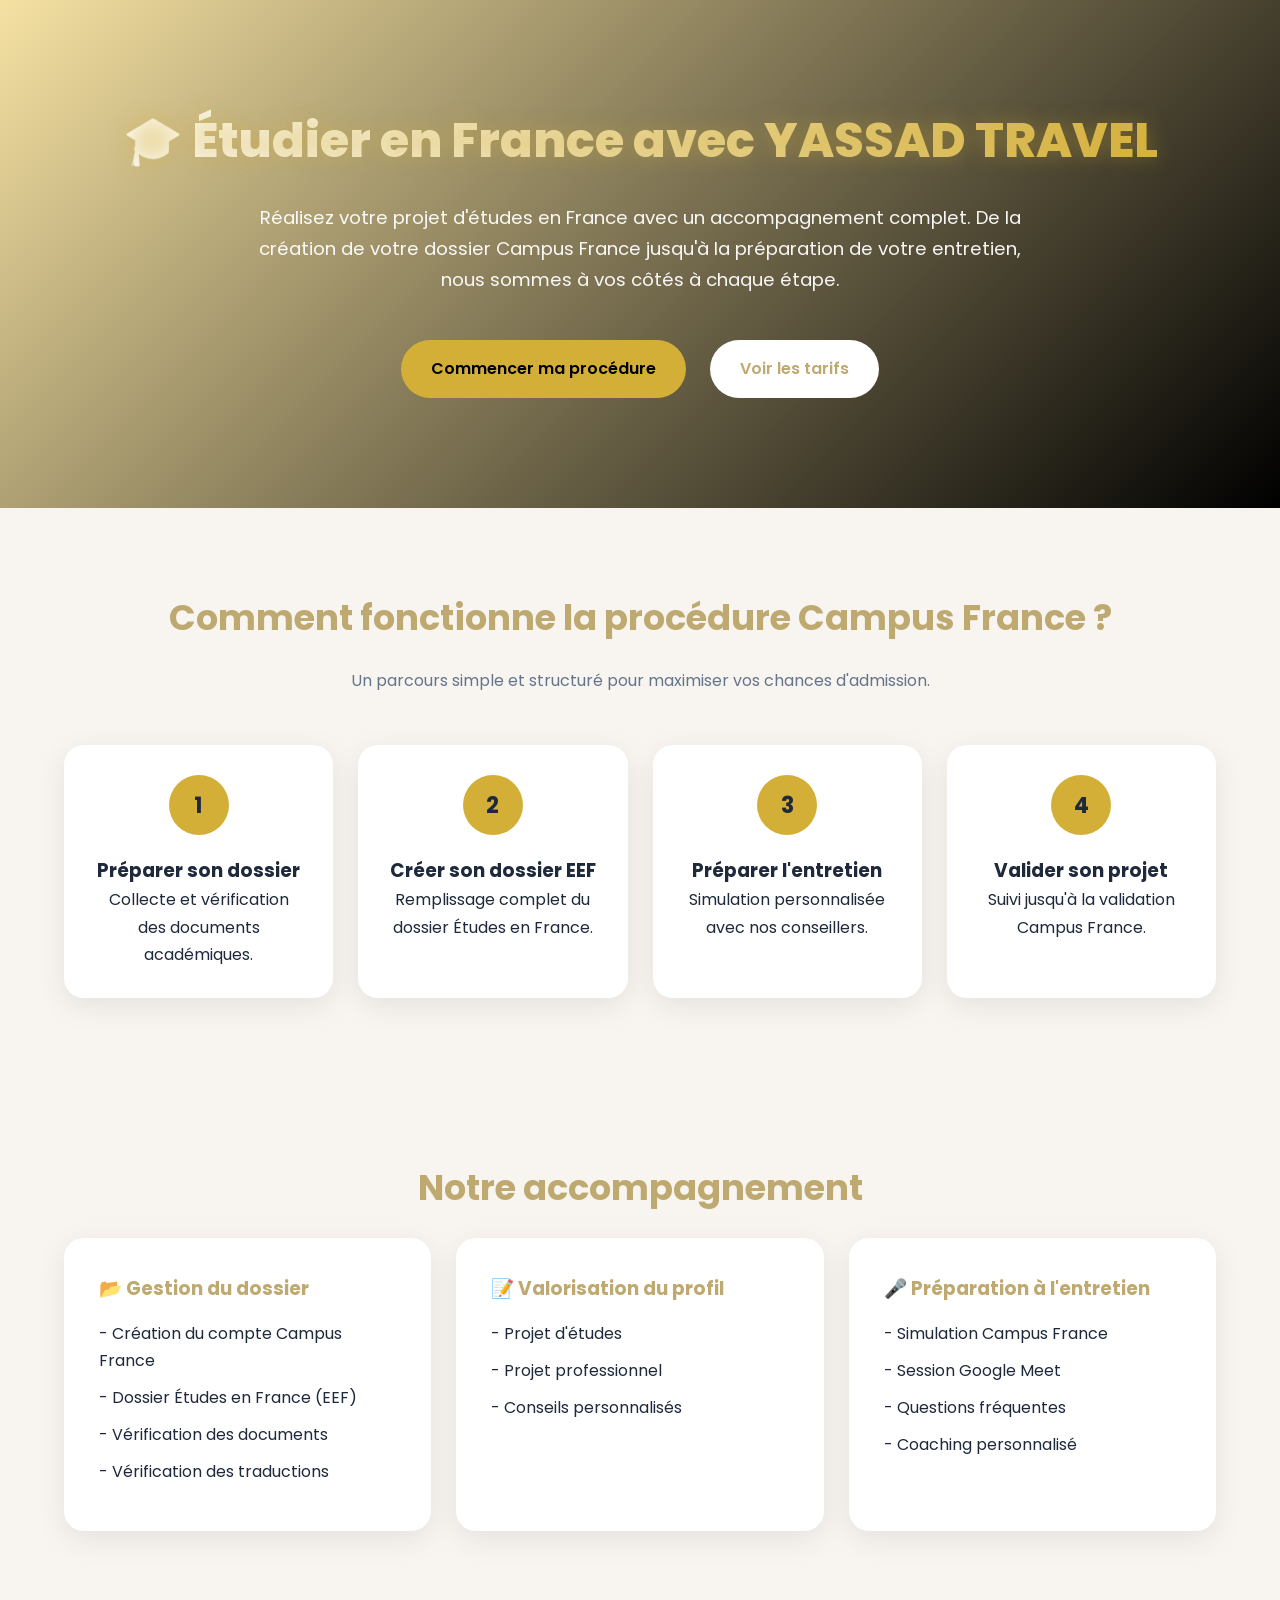
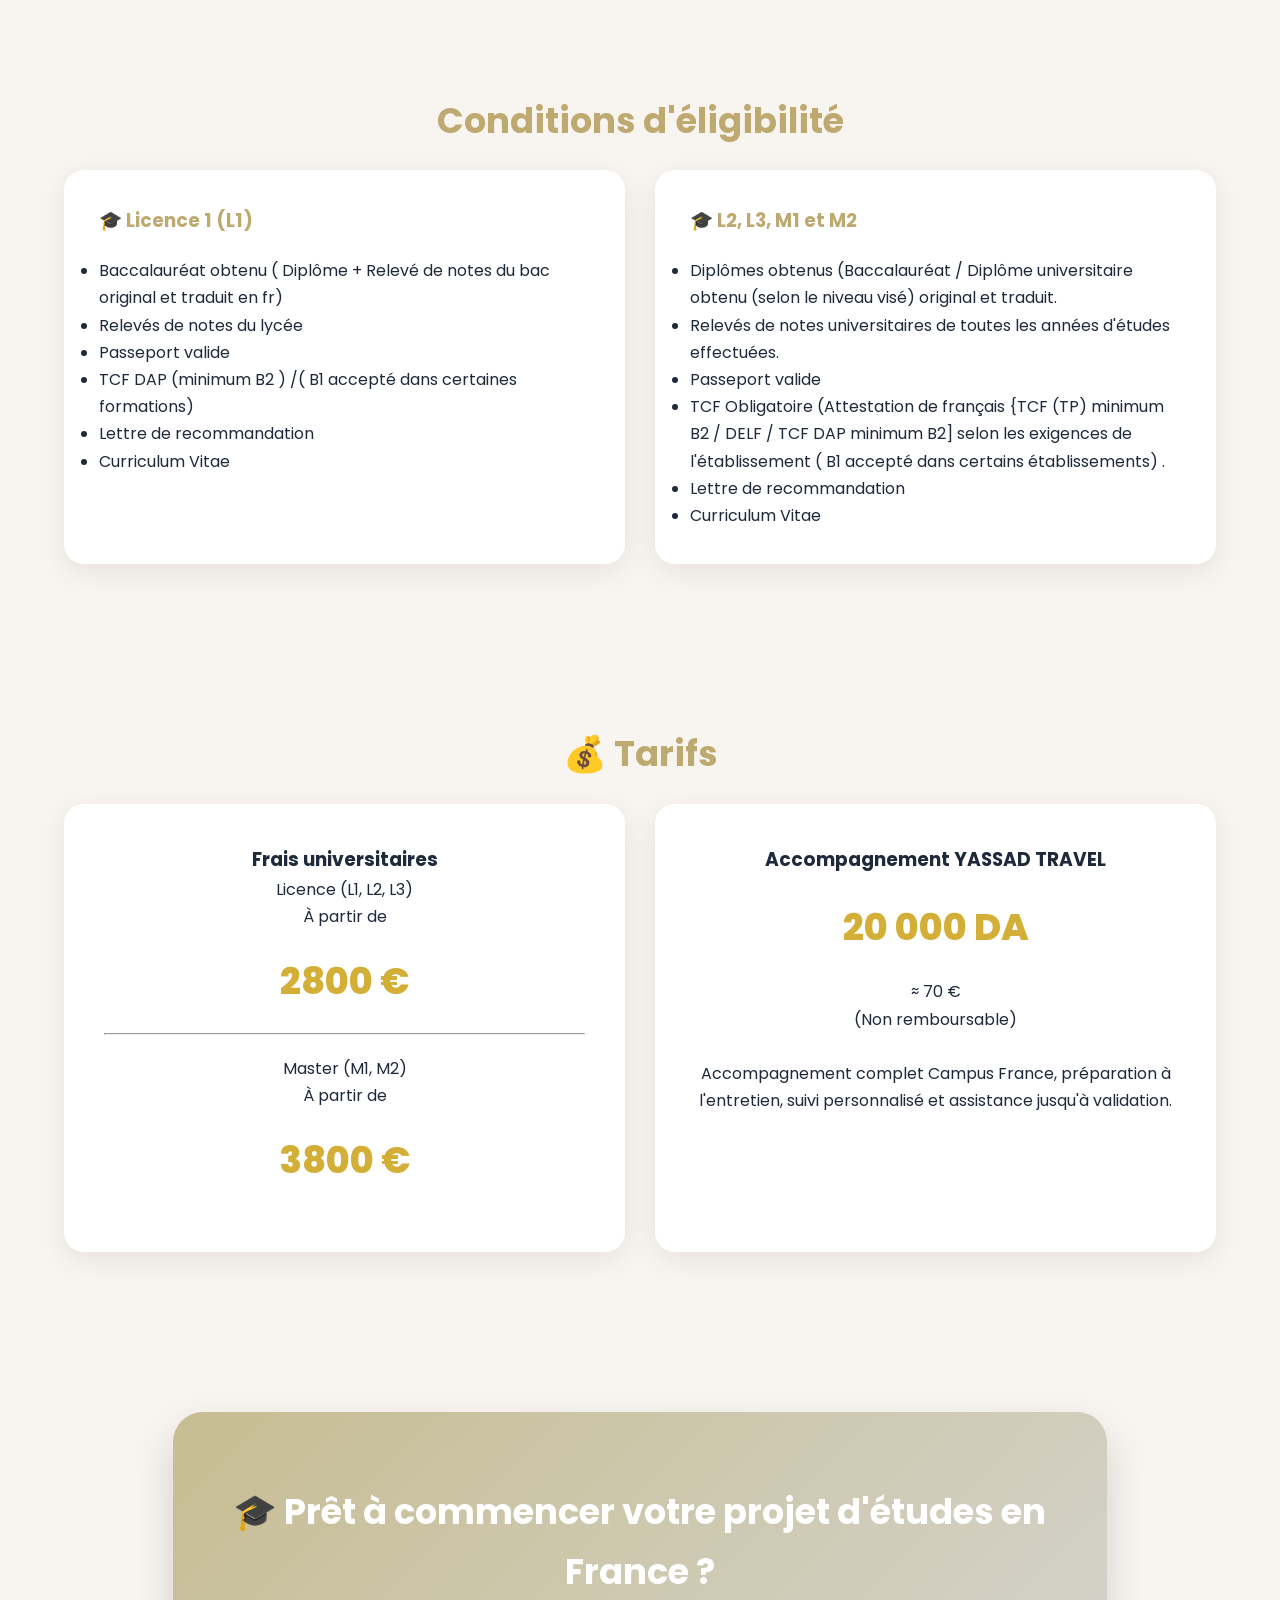
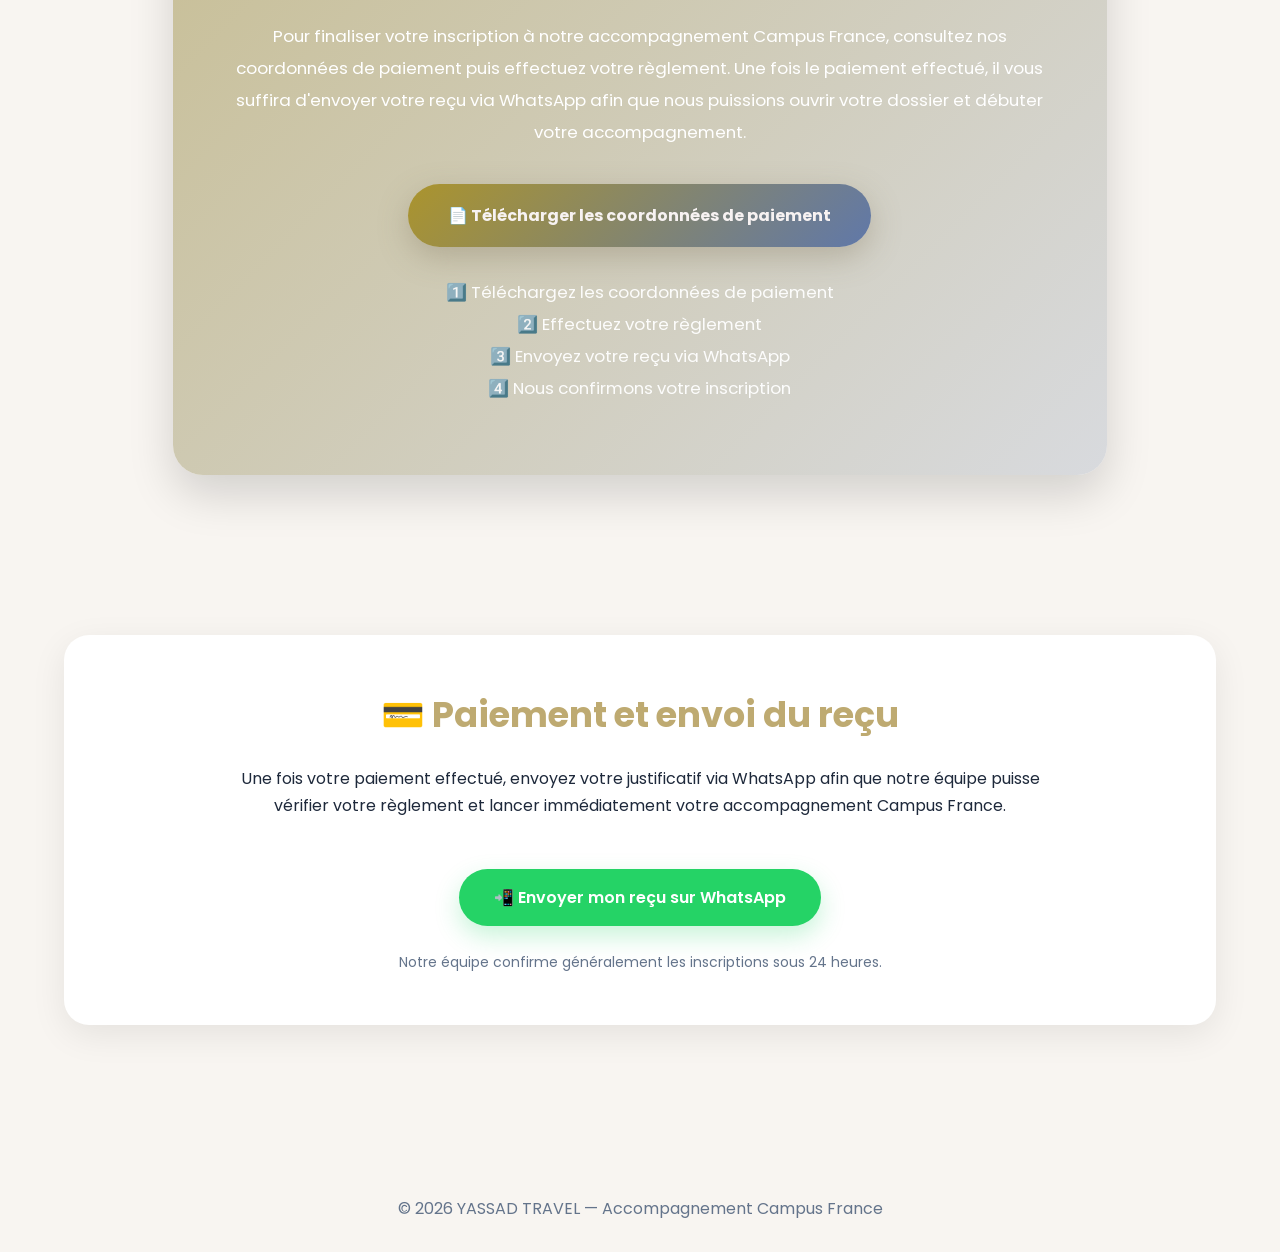
<file: campus-france.html>
<!DOCTYPE html>
<html lang="fr">
<head>
<meta charset="UTF-8">
<meta name="viewport" content="width=device-width, initial-scale=1.0">

<title>Campus France - YASSAD TRAVEL</title>

<link href="https://fonts.googleapis.com/css2?family=Poppins:wght@300;400;500;600;700;800&display=swap" rel="stylesheet">

<style>

*{
margin:0;
padding:0;
box-sizing:border-box;
font-family:'Poppins',sans-serif;
}

body{
background:#F8F5F1;
color:#1e293b;
line-height:1.7;
}

.container{
width:90%;
max-width:1200px;
margin:auto;
}

:root{
--primary:#beaa71;
--secondary:z#d8d8d8;
--gold:#D4AF37;
--white:#ffffff;
--light:#f7f9fc;
}

/* HERO */

.hero{
background:linear-gradient(135deg,#f5e1a2,#000000);
color:white;
padding:100px 0;
text-align:center;
}

/* Animation titre principal */

.hero h1{

font-size:3rem;
margin-bottom:20px;
font-weight:800;

background:linear-gradient(
90deg,
#ffffff,
#D4AF37,
#ffffff
);

background-size:200%;

-webkit-background-clip:text;
background-clip:text;

color:transparent;

animation:
shineTitle 3s linear infinite,
floatTitle 2s ease-in-out infinite alternate;

text-shadow:0 0 20px rgba(212,175,55,0.4);

}


/* Effet dégradé qui bouge */

@keyframes shineTitle{

0%{
background-position:0%;
}

100%{
background-position:200%;
}

}


/* Effet flottant */

@keyframes floatTitle{

0%{
transform:translateY(0) scale(1);
}

100%{
transform:translateY(-12px) scale(1.03);
}

}

.hero p{
max-width:800px;
margin:auto;
font-size:1.15rem;
opacity:.95;
}

.hero-buttons{
margin-top:35px;
}

.btn{
display:inline-block;
padding:15px 30px;
border-radius:50px;
text-decoration:none;
font-weight:600;
margin:10px;
transition:.3s;
}

.btn-primary{
background:var(--gold);
color:#000;
}

.btn-primary:hover{
transform:translateY(-3px);
}

.btn-secondary{
background:white;
color:var(--primary);
}

/* SECTION */

section{
padding:80px 0;
}

.section-title{
text-align:center;
font-size:2.2rem;
margin-bottom:20px;
color:var(--primary);
font-weight:700;
}

.section-subtitle{
text-align:center;
max-width:700px;
margin:auto;
margin-bottom:50px;
color:#64748b;
}

/* TIMELINE */

.timeline{
display:grid;
grid-template-columns:repeat(auto-fit,minmax(250px,1fr));
gap:25px;
}

.step{
background:white;
padding:30px;
border-radius:20px;
box-shadow:0 8px 30px rgba(0,0,0,.08);
text-align:center;
}

.step-number{
width:60px;
height:60px;
background:var(--gold);
border-radius:50%;
display:flex;
align-items:center;
justify-content:center;
font-size:1.4rem;
font-weight:bold;
margin:auto;
margin-bottom:20px;
}

/* SERVICES */

.cards{
display:grid;
grid-template-columns:repeat(auto-fit,minmax(300px,1fr));
gap:25px;
}

.card{
background:white;
padding:35px;
border-radius:20px;
box-shadow:0 8px 30px rgba(0,0,0,.08);
}

.card h3{
color:var(--primary);
margin-bottom:15px;
}

.card ul{
list-style:none;
}

.card li{
margin-bottom:10px;
}

/* ELIGIBILITY */

.eligibility{
display:grid;
grid-template-columns:repeat(auto-fit,minmax(400px,1fr));
gap:30px;
}

.box{
background:white;
padding:35px;
border-radius:20px;
box-shadow:0 8px 30px rgba(0,0,0,.08);
}

.box h3{
color:var(--primary);
margin-bottom:20px;
}

/* PRICING */

.pricing{
display:grid;
grid-template-columns:repeat(auto-fit,minmax(350px,1fr));
gap:30px;
}

.price-card{
background:white;
padding:40px;
border-radius:20px;
box-shadow:0 8px 30px rgba(0,0,0,.08);
text-align:center;
}

.price{
font-size:2.3rem;
font-weight:800;
color:var(--gold);
margin:20px 0;
}

/* PAYMENT */

.payment{
background:white;
padding:40px;
border-radius:20px;
box-shadow:0 8px 30px rgba(0,0,0,.08);
}



/* WHATSAPP */

.whatsapp{
display:inline-block;
background:#25D366;
color:white !important;
padding:15px 35px;
border-radius:50px;
text-decoration:none;
font-weight:600;
margin-top:20px;
transition:all .3s ease;
box-shadow:0 10px 25px rgba(37,211,102,.25);
}

.whatsapp:hover{
transform:translateY(-3px);
box-shadow:0 15px 35px rgba(37,211,102,.35);
}

footer{
text-align:center;
padding:30px;
color:#64748b;
}
.payment{
background:white;
padding:50px;
border-radius:25px;
box-shadow:0 10px 35px rgba(0,0,0,.08);
}

.cta{
background:linear-gradient(135deg,#c7bd92,#d8dade);
color:white;
padding:70px 50px;
border-radius:30px;
text-align:center;
box-shadow:0 20px 45px rgba(0,0,0,.15);
}

.cta h2{
font-size:2.2rem;
margin-bottom:20px;
font-weight:700;
}

.cta p{
max-width:850px;
margin:auto;
line-height:1.9;
font-size:1.05rem;
}

.btn-payment{
display:inline-block;
margin-top:35px;
background : linear-gradient(135deg,#ab942d,#6078a9);
color:#f7f2f2;
padding:18px 40px;
border-radius:50px;
text-decoration:none;
font-weight:700;
font-size:1rem;
transition:.3s;
box-shadow:0 10px 30px rgba(125, 116, 89, 0.35);
}

.btn-payment:hover{
transform:translateY(-4px);
box-shadow:0 15px 40px rgba(212,175,55,.45);
}

.cta-note{
margin-top:30px !important;
font-size:15px;
opacity:.95;
line-height:2;
}

.payment-section{
margin-bottom:60px;
}
/* ==========================================
   RESPONSIVE CAMPUS FRANCE
========================================== */

@media (max-width:992px){

.hero{
    padding:70px 25px;
}

.hero h1{
    font-size:2.4rem;
}

.hero p{
    font-size:1rem;
}

section{
    padding:60px 0;
}

.timeline,
.cards,
.eligibility,
.pricing{
    grid-template-columns:1fr;
}

.payment,
.cta,
.card,
.box,
.price-card,
.step{
    padding:30px;
}

.cta h2{
    font-size:1.9rem;
}

}

/* TABLETTE */

@media (max-width:768px){

.container{
    width:92%;
}

.hero{
    padding:60px 20px;
}

.hero h1{
    font-size:2rem;
    line-height:1.3;
}

.hero p{
    font-size:16px;
}

.hero-buttons{
    display:flex;
    flex-direction:column;
    gap:15px;
    align-items:center;
}

.btn,
.btn-payment,
.whatsapp{
    width:100%;
    max-width:340px;
    text-align:center;
}

.section-title{
    font-size:1.8rem;
}

.section-subtitle{
    font-size:15px;
}

.step{
    text-align:center;
}

.card,
.box,
.price-card,
.payment{
    padding:25px;
}

.price{
    font-size:2rem;
}

.cta{
    padding:45px 25px;
}

.cta h2{
    font-size:1.7rem;
}

.cta p{
    font-size:15px;
}

}

/* TELEPHONE */

@media (max-width:480px){

.hero{
    padding:50px 15px;
}

.hero h1{
    font-size:1.6rem;
}

.hero p{
    font-size:15px;
}

.section-title{
    font-size:1.5rem;
}

.step-number{
    width:50px;
    height:50px;
    font-size:1.2rem;
}

.card h3,
.box h3{
    font-size:1.2rem;
}

.price{
    font-size:1.7rem;
}

.cta{
    padding:35px 20px;
}

.cta h2{
    font-size:1.4rem;
}

.cta-note{
    font-size:14px;
    line-height:1.8;
}

.payment{
    padding:20px;
}

footer{
    font-size:14px;
    padding:20px;
}

}


</style>
</head>

<body>

<section class="hero">

<div class="container">

<h1>🎓 Étudier en France avec YASSAD TRAVEL</h1>

<p>
Réalisez votre projet d'études en France avec un accompagnement complet.
De la création de votre dossier Campus France jusqu'à la préparation de votre entretien,
nous sommes à vos côtés à chaque étape.
</p>

<div class="hero-buttons">

<a href="#accompagnement" class="btn btn-primary">
Commencer ma procédure
</a>

<a href="#tarifs" class="btn btn-secondary">
Voir les tarifs
</a>

</div>

</div>

</section>

<section>

<div class="container">

<h2 class="section-title">
Comment fonctionne la procédure Campus France ?
</h2>

<p class="section-subtitle">
Un parcours simple et structuré pour maximiser vos chances d'admission.
</p>

<div class="timeline">

<div class="step">
<div class="step-number">1</div>
<h3>Préparer son dossier</h3>
<p>Collecte et vérification des documents académiques.</p>
</div>

<div class="step">
<div class="step-number">2</div>
<h3>Créer son dossier EEF</h3>
<p>Remplissage complet du dossier Études en France.</p>
</div>

<div class="step">
<div class="step-number">3</div>
<h3>Préparer l'entretien</h3>
<p>Simulation personnalisée avec nos conseillers.</p>
</div>

<div class="step">
<div class="step-number">4</div>
<h3>Valider son projet</h3>
<p>Suivi jusqu'à la validation Campus France.</p>
</div>

</div>

</div>

</section>

<section id="accompagnement">

<div class="container">

<h2 class="section-title">
Notre accompagnement
</h2>

<div class="cards">

<div class="card">

<h3>📂 Gestion du dossier</h3>

<ul>
<li> - Création du compte Campus France</li>
<li> - Dossier Études en France (EEF)</li>
<li> - Vérification des documents</li>
<li> - Vérification des traductions</li>
</ul>

</div>

<div class="card">

<h3>📝 Valorisation du profil</h3>

<ul>
<li> - Projet d'études</li>
<li> - Projet professionnel</li>
<li> - Conseils personnalisés</li>
</ul>

</div>

<div class="card">

<h3>🎤 Préparation à l'entretien</h3>

<ul>
<li>- Simulation Campus France</li>
<li>- Session Google Meet</li>
<li>- Questions fréquentes</li>
<li>- Coaching personnalisé</li>
</ul>

</div>

</div>

</div>

</section>

<section>

<div class="container">

<h2 class="section-title">
Conditions d'éligibilité
</h2>

<div class="eligibility">

<div class="box">

<h3>🎓 Licence 1 (L1)</h3>

<ul>
<li>Baccalauréat obtenu ( Diplôme + Relevé de notes du bac original et traduit en fr)</li>
<li> Relevés de notes du lycée</li>
<li> Passeport valide</li>
<li> TCF DAP (minimum B2 ) /( B1 accepté dans certaines formations)</li>
<li> Lettre de recommandation</li>
<li> Curriculum Vitae</li>
</ul>

</div>

<div class="box">

<h3>🎓 L2, L3, M1 et M2</h3>

<ul>
<li> Diplômes obtenus (Baccalauréat / Diplôme universitaire obtenu (selon le niveau visé) original et traduit.</li>
<li> Relevés de notes universitaires de toutes les années d'études effectuées.</li>
<li> Passeport valide</li>
<li> TCF Obligatoire (Attestation de français {TCF (TP) minimum B2 / DELF  / TCF DAP minimum B2] selon les exigences de l'établissement ( B1 accepté dans certains établissements) .</li>
<li> Lettre de recommandation</li>
<li> Curriculum Vitae</li>
</ul>

</div>

</div>

</div>

</section>

<section id="tarifs">

<div class="container">

<h2 class="section-title">
💰 Tarifs
</h2>

<div class="pricing">

<div class="price-card">

<h3>Frais universitaires</h3>

<p>Licence (L1, L2, L3)</p>
<p>À partir de</p>

<div class="price">2800 €</div>



<hr style="margin:20px 0;">

<p>Master (M1, M2)</p>
<p>À partir de</p>

<div class="price">3800 €</div>



</div>

<div class="price-card">

<h3>Accompagnement YASSAD TRAVEL</h3>

<div class="price">
20 000 DA
</div>

<p>
≈ 70 €
</p>
<p>(Non remboursable)</p>

<br>

<p>
Accompagnement complet Campus France,
préparation à l'entretien,
suivi personnalisé et assistance jusqu'à validation.
</p>

</div>

</div>

</div>

</section>



<section>

<div class="container">


<div class="container">


<div class="container">

<div class="cta">

<h2>
🎓 Prêt à commencer votre projet d'études en France ?
</h2>

<p>
Pour finaliser votre inscription à notre accompagnement Campus France,
consultez nos coordonnées de paiement puis effectuez votre règlement.

Une fois le paiement effectué, il vous suffira d'envoyer votre reçu via WhatsApp afin que nous puissions ouvrir votre dossier et débuter votre accompagnement.
</p>

<a
href="documents/coordonnees-paiement-yassad-travel.pdf"
target="_blank"
class="btn-payment">

📄 Télécharger les coordonnées de paiement

</a>

<p class="cta-note">

1️⃣ Téléchargez les coordonnées de paiement<br>
2️⃣ Effectuez votre règlement<br>
3️⃣ Envoyez votre reçu via WhatsApp<br>
4️⃣ Nous confirmons votre inscription

</p>

</div>

</div>

</section>


<section class="payment-section">

<div class="container">

<div class="payment">

<h2 class="section-title">
💳 Paiement et envoi du reçu
</h2>

<p style="text-align:center;max-width:800px;margin:auto;">
Une fois votre paiement effectué, envoyez votre justificatif via WhatsApp afin que notre équipe puisse vérifier votre règlement et lancer immédiatement votre accompagnement Campus France.
</p>

<div style="text-align:center;margin-top:30px;">

<a
href="https://wa.me/213549462589"
target="_blank"
class="whatsapp">

📲 Envoyer mon reçu sur WhatsApp

</a>

</div>

<p style="
margin-top:25px;
text-align:center;
font-size:14px;
color:#64748b;
">
Notre équipe confirme généralement les inscriptions sous 24 heures.
</p>

</div>

</div>

</section>



<footer>

© 2026 YASSAD TRAVEL — Accompagnement Campus France

</footer>

</body>
</html>
</file>
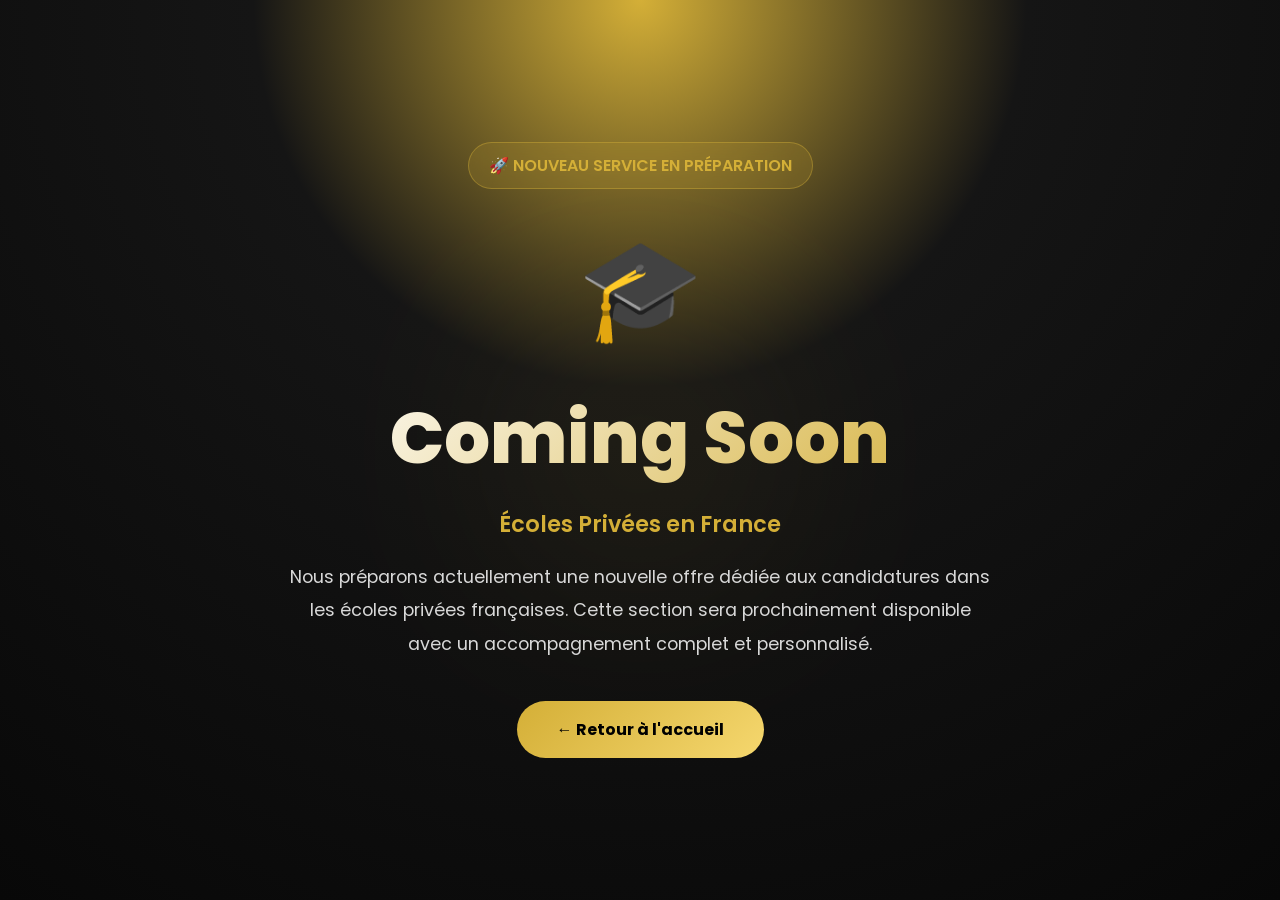
<file: ecole-privee.html>
<!DOCTYPE html>
<html lang="fr">
<head>
<meta charset="UTF-8">
<meta name="viewport" content="width=device-width, initial-scale=1.0">
<title>Écoles Privées - Bientôt Disponible</title>

<link href="https://fonts.googleapis.com/css2?family=Poppins:wght@300;400;500;600;700;800&display=swap" rel="stylesheet">

<style>

*{
margin:0;
padding:0;
box-sizing:border-box;
font-family:'Poppins',sans-serif;
}

body{
height:100vh;
display:flex;
justify-content:center;
align-items:center;
background:
radial-gradient(circle at top,#d4af37 0%,#151515 35%,#080808 100%);
overflow:hidden;
color:white;
}

.container{
text-align:center;
max-width:800px;
padding:40px;
}

.badge{
display:inline-block;
padding:10px 20px;
border-radius:50px;
background:rgba(212,175,55,.15);
border:1px solid rgba(212,175,55,.4);
color:#d4af37;
font-weight:600;
margin-bottom:25px;
backdrop-filter:blur(10px);
animation:pulse 2s infinite;
}

.icon{
font-size:100px;
margin-bottom:20px;
animation:float 4s ease-in-out infinite;
}

h1{
font-size:4.5rem;
font-weight:800;
margin-bottom:15px;
background:linear-gradient(135deg,#fff,#d4af37);
-webkit-background-clip:text;
-webkit-text-fill-color:transparent;
}

.subtitle{
font-size:1.4rem;
color:#d4af37;
font-weight:600;
margin-bottom:20px;
}

p{
font-size:1.1rem;
line-height:1.9;
color:#d8d8d8;
max-width:700px;
margin:auto;
}

.glow{
width:220px;
height:220px;
background:#d4af37;
position:absolute;
border-radius:50%;
filter:blur(120px);
opacity:.15;
z-index:-1;
}

.btn{
display:inline-block;
margin-top:40px;
padding:16px 40px;
border-radius:50px;
text-decoration:none;
background:linear-gradient(135deg,#d4af37,#f5d76e);
color:#000;
font-weight:700;
transition:.3s;
}

.btn:hover{
transform:translateY(-4px);
box-shadow:0 15px 40px rgba(212,175,55,.35);
}

@keyframes float{
0%,100%{transform:translateY(0);}
50%{transform:translateY(-20px);}
}

@keyframes pulse{
0%{transform:scale(1);}
50%{transform:scale(1.05);}
100%{transform:scale(1);}
}

/* ==========================
   TABLETTES
========================== */

@media (max-width:768px){

.container{
    width:92%;
    padding:20px;
}

.icon{
    font-size:80px;
}

h1{
    font-size:3rem;
}

.subtitle{
    font-size:1.2rem;
}

p{
    font-size:1rem;
    line-height:1.8;
}

.btn{
    padding:15px 35px;
    font-size:15px;
}

.glow{
    width:170px;
    height:170px;
    filter:blur(90px);
}

}
/* ==========================
   SMARTPHONES
========================== */

@media (max-width:480px){

body{
    padding:20px;
}

.container{
    padding:10px;
}

.badge{
    font-size:12px;
    padding:8px 16px;
}

.icon{
    font-size:65px;
    margin-bottom:15px;
}

h1{
    font-size:2.2rem;
    line-height:1.2;
}

.subtitle{
    font-size:1rem;
}

p{
    font-size:.95rem;
    line-height:1.7;
}

.btn{
    width:100%;
    padding:15px;
    font-size:15px;
}

.glow{
    width:130px;
    height:130px;
    filter:blur(70px);
}

}

</style>
</head>

<body>

<div class="glow"></div>

<div class="container">

<div class="badge">
🚀 NOUVEAU SERVICE EN PRÉPARATION
</div>

<div class="icon">
🎓
</div>

<h1>Coming Soon</h1>

<div class="subtitle">
Écoles Privées en France
</div>

<p>
Nous préparons actuellement une nouvelle offre dédiée aux candidatures
dans les écoles privées françaises. Cette section sera prochainement
disponible avec un accompagnement complet et personnalisé.
</p>

<a href="index.html" class="btn">
← Retour à l'accueil
</a>

</div>

</body>
</html>
</file>
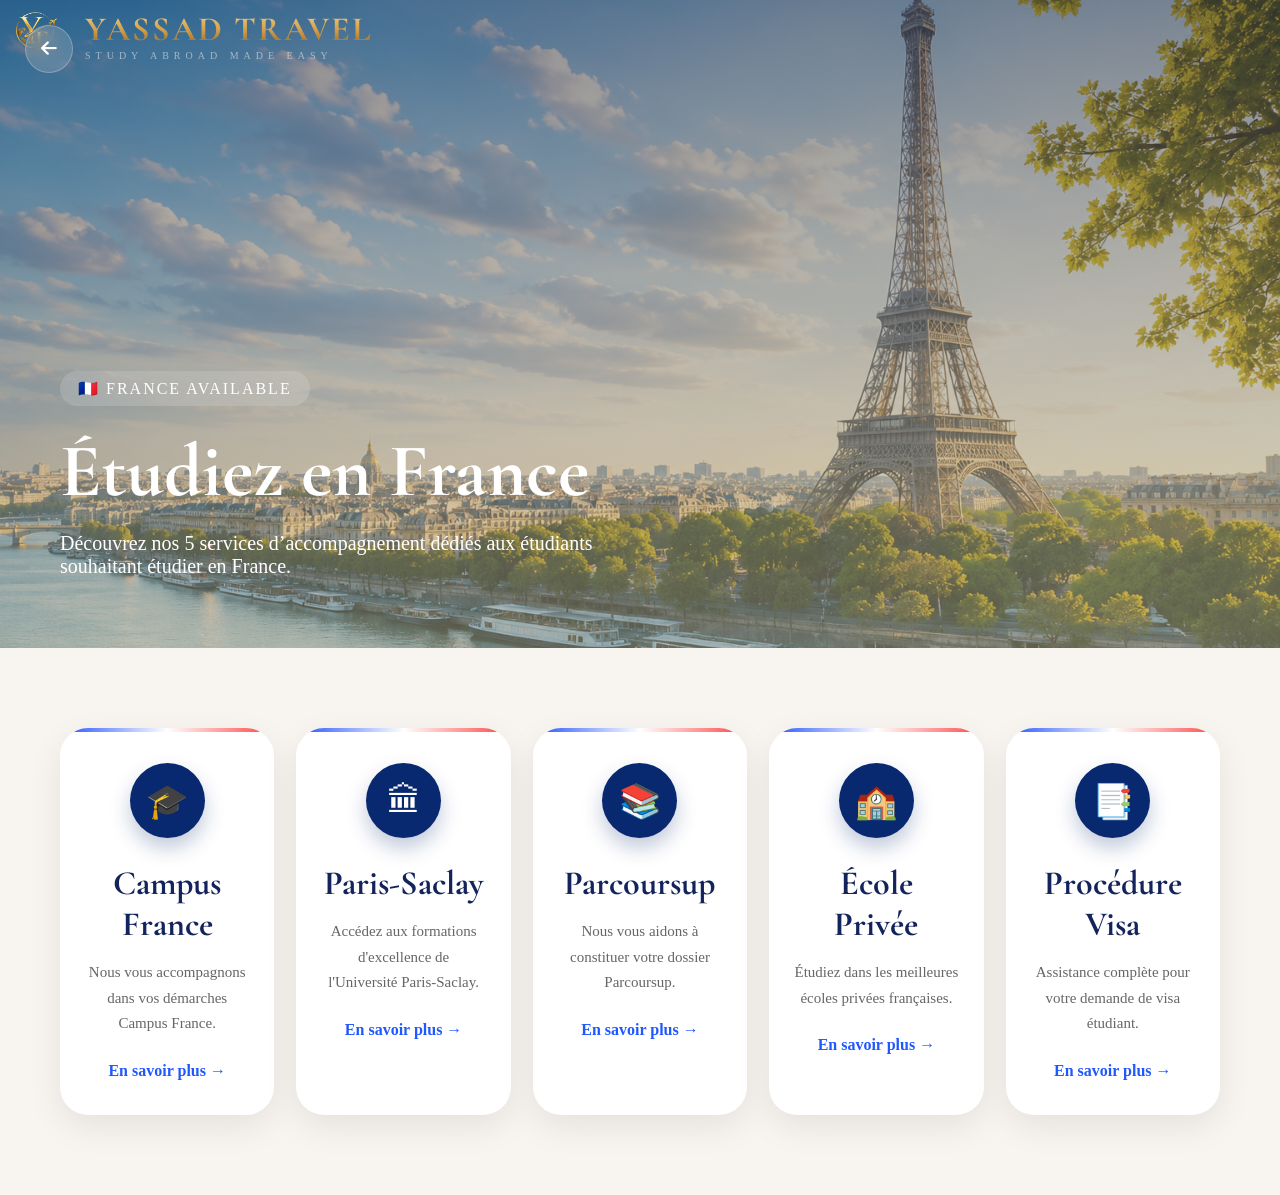
<file: france.html>
<!DOCTYPE html>
<html lang="fr">

<head>

<meta charset="UTF-8">
<meta name="viewport" content="width=device-width, initial-scale=1.0">

<title>France - YASSAD TRAVEL</title>

<link rel="stylesheet" href="style.css">

<link href="https://fonts.googleapis.com/css2?family=Cormorant+Garamond:wght@400;600;700&family=Poppins:wght@300;400;500;600&display=swap" rel="stylesheet">


<link rel="stylesheet"
href="https://cdnjs.cloudflare.com/ajax/libs/font-awesome/6.7.2/css/all.min.css">

</head>

<body>
<a href="services.html" class="back-btn">
    <i class="fa-solid fa-arrow-left"></i>
</a>



<section class="france-page">

    <div class="services-logo">

        <img src="images/logo-yassad.png">

        <div class="services-logo-text">
            <h1>YASSAD TRAVEL</h1>
            <p>STUDY ABROAD MADE EASY</p>
        </div>

    </div>

    <div class="france-overlay">

        <span>🇫🇷 FRANCE AVAILABLE</span>

        <h1>Étudiez en France</h1>

        <p>
           Découvrez nos 5 services d’accompagnement dédiés aux étudiants souhaitant étudier en France.
        </p>

    </div>

</section>



<section class="france-services">



<div class="france-box">
    <div class="france-icon">🎓</div>
    <h3>Campus France</h3>
    <p>
        Nous vous accompagnons dans vos démarches Campus France.
    </p>

   <a href="campus-france.html">En savoir plus →</a>

</div>



<div class="france-box">

    <div class="france-icon">🏛</div>

    <h3>Paris-Saclay</h3>
    <p>
        Accédez aux formations d'excellence de l'Université Paris-Saclay.
    </p>
    <a href="parissaclay.html">En savoir plus →</a>
</div>



<div class="france-box">
    <div class="france-icon">📚</div>
    <h3>Parcoursup</h3>
    <p>
        Nous vous aidons à constituer votre dossier Parcoursup.
    </p>
    <a href="parcoursup.html">En savoir plus →</a>
</div>

<div class="france-box">
    <div class="france-icon">🏫</div>
    <h3>École Privée</h3>
    <p>
        Étudiez dans les meilleures écoles privées françaises.
    </p>
    <a href="ecole-privee.html">En savoir plus →</a>
</div>

<div class="france-box">
    <div class="france-icon">📑</div>
    <h3>Procédure Visa</h3>
    <p>
        Assistance complète pour votre demande de visa étudiant.
    </p>
    <a href="procedurevisa.html">En savoir plus →</a>
</div>

</section>



</body>

</html>
</file>
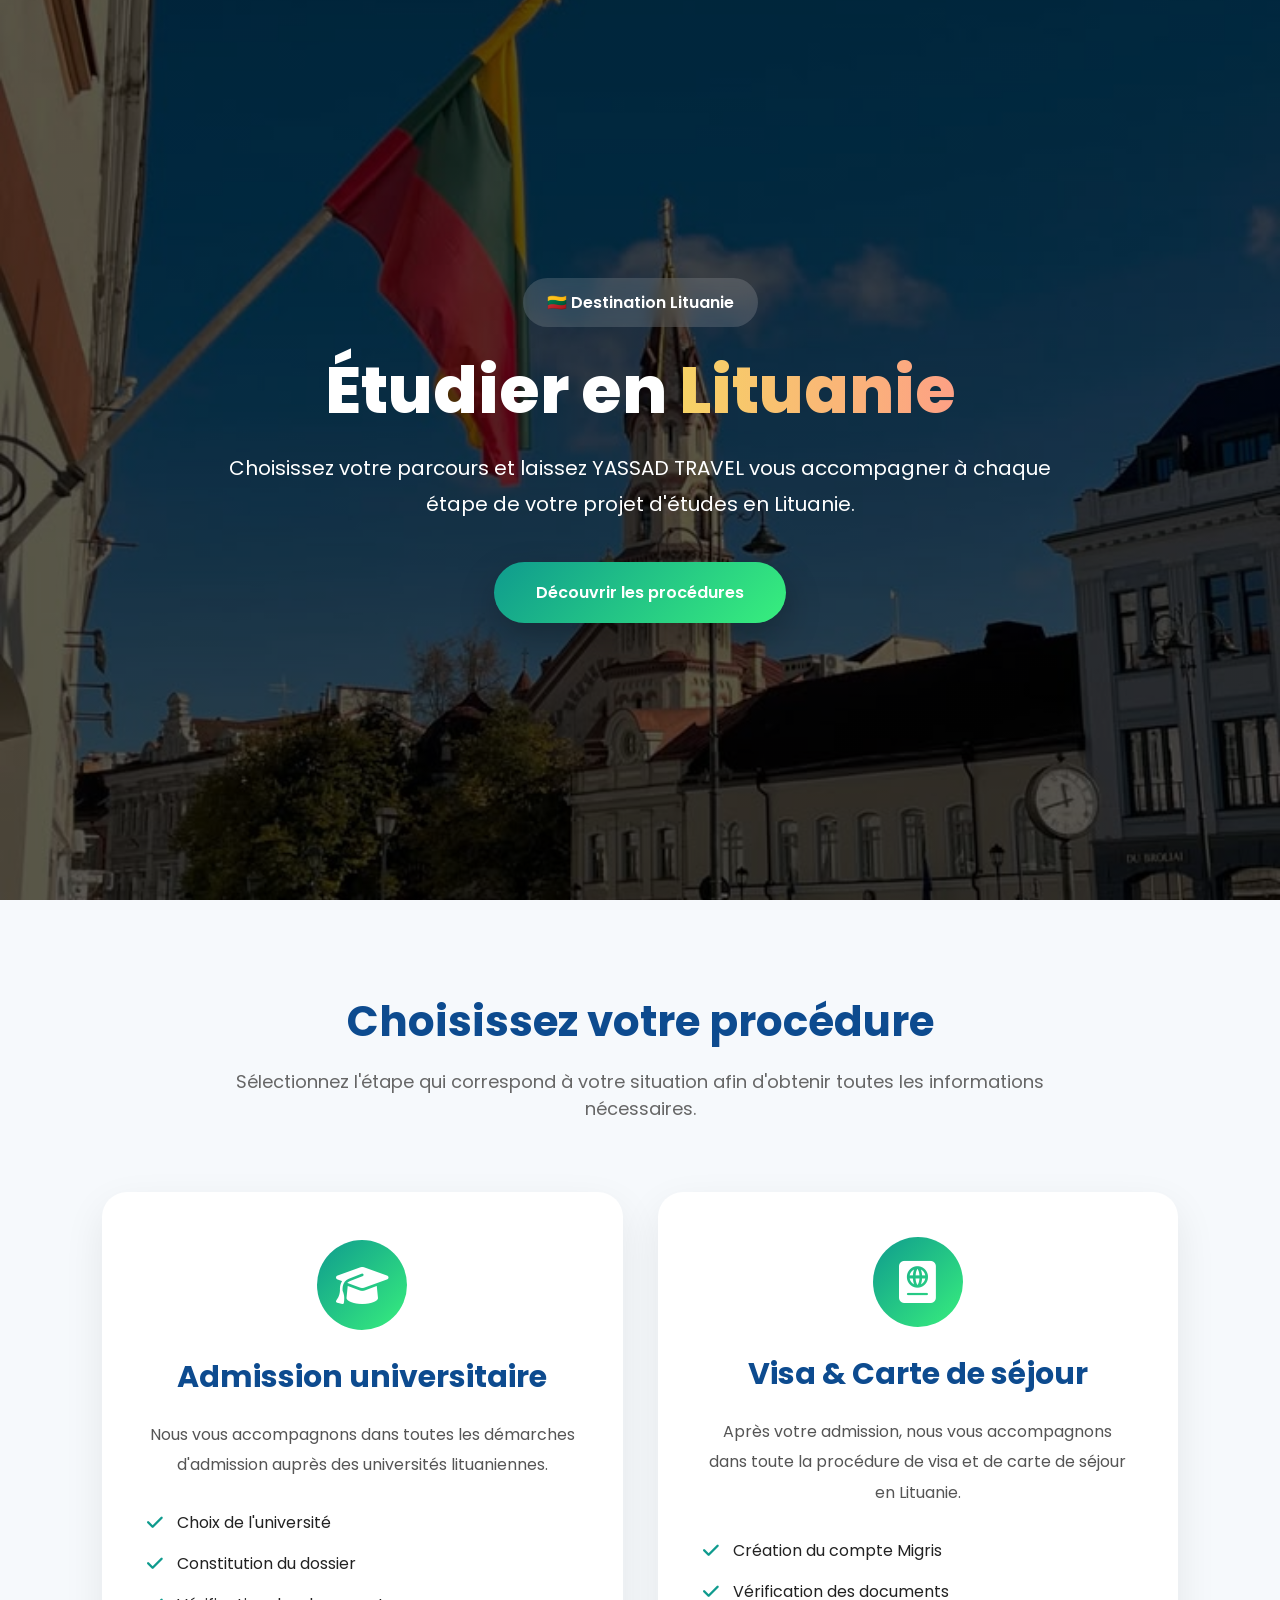
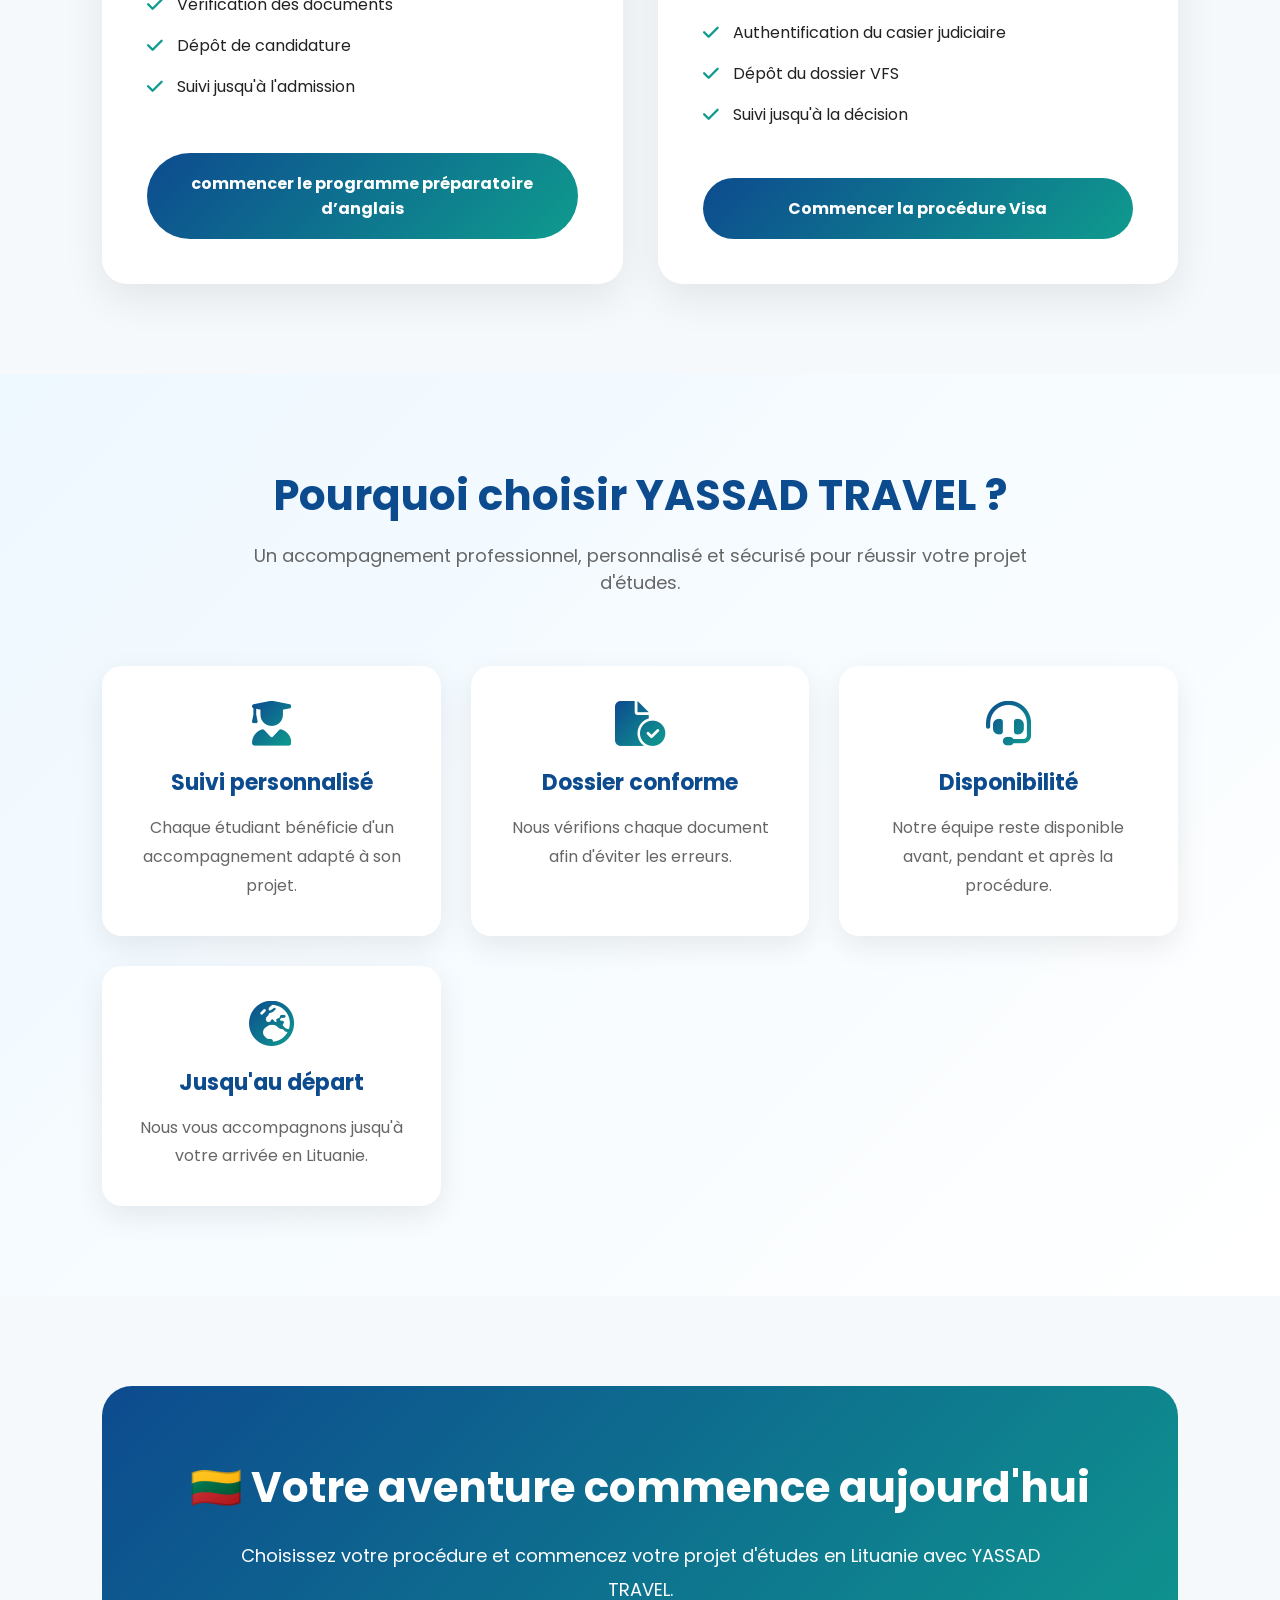
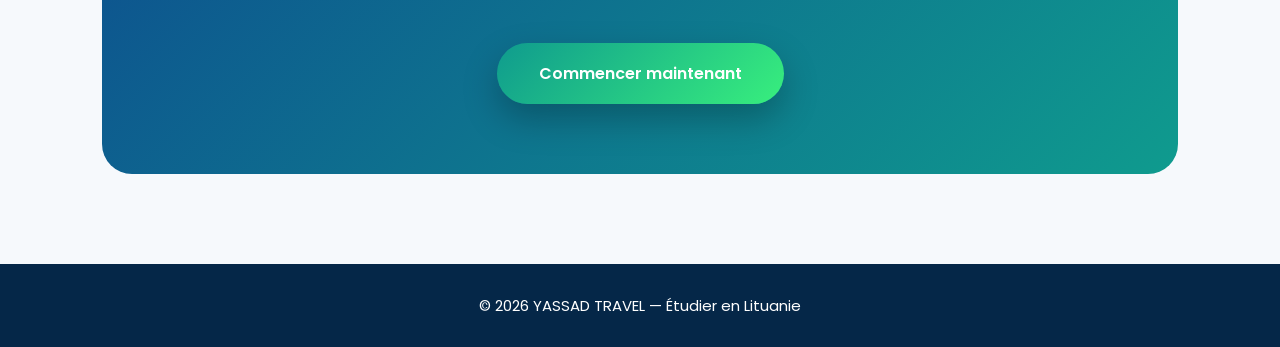
<file: lituanie.html>
<!DOCTYPE html>
<html lang="fr">

<head>

<meta charset="UTF-8">
<meta name="viewport" content="width=device-width, initial-scale=1.0">

<title>Lituanie | YASSAD TRAVEL</title>

<link href="https://fonts.googleapis.com/css2?family=Poppins:wght@300;400;500;600;700;800&display=swap" rel="stylesheet">

<link rel="stylesheet"
href="https://cdnjs.cloudflare.com/ajax/libs/font-awesome/6.5.2/css/all.min.css">

<style>

*{
margin:0;
padding:0;
box-sizing:border-box;
font-family:'Poppins',sans-serif;
scroll-behavior:smooth;
}

body{
background:#f6f9fc;
color:#222;
overflow-x:hidden;
}

:root{

--blue:#0d4b8f;
--green:#0f9b8e;
--green2:#38ef7d;
--gold:#f6d365;
--orange:#fda085;
--white:#ffffff;

}

/*==========================
HERO
==========================*/

.hero{

min-height:100vh;

background:
linear-gradient(rgba(0,0,0,.60),rgba(0,0,0,.60)),
url("images/Lituanie.jpg") center/cover;

display:flex;
justify-content:center;
align-items:center;
text-align:center;
padding:40px;

}

.hero-content{

max-width:900px;
color:white;

animation:fadeUp 1.2s ease;

}

.badge{

display:inline-block;

padding:12px 24px;

background:rgba(255,255,255,.15);

backdrop-filter:blur(8px);

border-radius:50px;

font-weight:600;

margin-bottom:25px;

}

.hero h1{

font-size:65px;
font-weight:800;
margin-bottom:20px;

line-height:1.2;

}

.hero h1 span{

background:linear-gradient(90deg,#f6d365,#fda085);

-webkit-background-clip:text;
-webkit-text-fill-color:transparent;

}

.hero p{

font-size:20px;
line-height:1.8;

max-width:850px;

margin:auto;

margin-bottom:40px;

}

.hero-btn{

display:inline-block;

padding:18px 42px;

background:linear-gradient(135deg,var(--green),var(--green2));

color:white;

text-decoration:none;

font-weight:600;

border-radius:50px;

transition:.35s;

box-shadow:0 15px 35px rgba(0,0,0,.25);

}

.hero-btn:hover{

transform:translateY(-5px);

}

/*==========================
SECTIONS
==========================*/

section{

padding:90px 8%;

}

.title{

text-align:center;

margin-bottom:70px;

}

.title h2{

font-size:42px;

color:var(--blue);

margin-bottom:15px;

}

.title p{

font-size:18px;

color:#666;

max-width:850px;

margin:auto;

}

/*==========================
CARDS
==========================*/

.cards{

display:grid;

grid-template-columns:repeat(auto-fit,minmax(420px,1fr));

gap:35px;

align-items:stretch;

}

.card{

background:white;

border-radius:25px;

overflow:hidden;

box-shadow:0 15px 40px rgba(0,0,0,.08);

transition:.4s;

display:flex;

flex-direction:column;

}

.card:hover{

transform:translateY(-10px);

box-shadow:0 25px 50px rgba(0,0,0,.15);

}

.card-content{

padding:45px;

display:flex;

flex-direction:column;

flex:1;

}

.icon{

width:90px;

height:90px;

border-radius:50%;

background:linear-gradient(135deg,var(--green),var(--green2));

display:flex;

justify-content:center;

align-items:center;

margin:auto;

margin-bottom:25px;

}

.icon i{

font-size:42px;

color:white;

}

.card h3{

text-align:center;

font-size:30px;

color:var(--blue);

margin-bottom:20px;

}

.card p{

text-align:center;

line-height:1.9;

color:#555;

margin-bottom:30px;

}

.card ul{

list-style:none;

margin-bottom:35px;

}

.card ul li{

margin-bottom:16px;

font-size:16px;

display:flex;

align-items:center;

gap:10px;

}

.card ul i{

color:var(--green);

font-size:18px;

min-width:20px;

}

.card-btn{

margin-top:auto;

display:block;

text-align:center;

padding:18px;

border-radius:50px;

text-decoration:none;

font-weight:700;

color:white;

background:linear-gradient(135deg,var(--blue),var(--green));

transition:.35s;

}

.card-btn:hover{

transform:scale(1.03);

}
/*==========================
POURQUOI CHOISIR YASSAD
==========================*/

.why{

background:linear-gradient(135deg,#eef8ff,#ffffff);

}

.features{

display:grid;

grid-template-columns:repeat(auto-fit,minmax(250px,1fr));

gap:30px;

}

.feature{

background:white;

padding:35px;

border-radius:20px;

text-align:center;

box-shadow:0 10px 30px rgba(0,0,0,.08);

transition:.35s;

}

.feature:hover{

transform:translateY(-8px);

}

.feature i{

font-size:45px;

margin-bottom:20px;

background:linear-gradient(135deg,var(--blue),var(--green));

-webkit-background-clip:text;

-webkit-text-fill-color:transparent;

}

.feature h4{

font-size:22px;

margin-bottom:15px;

color:var(--blue);

}

.feature p{

color:#666;

line-height:1.8;

}

/*==========================
CTA
==========================*/

.cta{

background:linear-gradient(135deg,var(--blue),var(--green));

color:white;

text-align:center;

border-radius:30px;

padding:70px 40px;

}

.cta h2{

font-size:42px;

margin-bottom:20px;

}

.cta p{

max-width:850px;

margin:auto;

line-height:1.9;

margin-bottom:35px;

font-size:18px;

}

/*==========================
FOOTER
==========================*/

footer{

background:#052748;

color:white;

text-align:center;

padding:30px;

font-size:15px;

}

/*==========================
ANIMATION
==========================*/

@keyframes fadeUp{

from{

opacity:0;

transform:translateY(50px);

}

to{

opacity:1;

transform:translateY(0);

}

}

/*==========================
RESPONSIVE TABLETTE
==========================*/

@media(max-width:992px){

.hero h1{

font-size:50px;

}

.hero p{

font-size:18px;

}

.cards{

grid-template-columns:1fr;

}

.title h2{

font-size:36px;

}

}

/*==========================
RESPONSIVE MOBILE
==========================*/

@media(max-width:768px){

section{

padding:70px 6%;

}

.hero{

padding:30px;

}

.hero h1{

font-size:38px;

}

.hero p{

font-size:16px;

}

.title h2{

font-size:30px;

}

.title p{

font-size:16px;

}

.card-content{

padding:30px;

}

.card h3{

font-size:24px;

}

.hero-btn,

.card-btn{

width:100%;

}

.cta{

padding:45px 25px;

}

.cta h2{

font-size:30px;

}

.cta p{

font-size:16px;

}

}

/*==========================
PETIT TELEPHONE
==========================*/

@media(max-width:480px){

.hero h1{

font-size:32px;

}

.hero p{

font-size:15px;

}

.badge{

font-size:14px;

}

.cards{

grid-template-columns:1fr;

}

.card{

border-radius:20px;

}

.card-content{

padding:25px;

}

.icon{

width:75px;

height:75px;

}

.icon i{

font-size:34px;

}

.card h3{

font-size:22px;

}

.feature{

padding:25px;

}

.feature h4{

font-size:20px;

}

.cta h2{

font-size:25px;

}

footer{

font-size:14px;

padding:20px;

}

}

</style>

</head>

<body>

<!-- HERO -->

<section class="hero">

<div class="hero-content">

<div class="badge">
🇱🇹 Destination Lituanie
</div>

<h1>

Étudier en <span>Lituanie</span>

</h1>

<p>

Choisissez votre parcours et laissez YASSAD TRAVEL vous accompagner à chaque étape de votre projet d'études en Lituanie.

</p>

<a href="#choix" class="hero-btn">

Découvrir les procédures

</a>

</div>

</section>

<!-- CHOIX -->

<section id="choix">

<div class="title">

<h2>

Choisissez votre procédure

</h2>

<p>

Sélectionnez l'étape qui correspond à votre situation afin d'obtenir toutes les informations nécessaires.

</p>

</div>

<div class="cards">

<!-- ADMISSION -->

<div class="card">

<div class="card-content">

<div class="icon">

<i class="fa-solid fa-graduation-cap"></i>

</div>

<h3>

Admission universitaire

</h3>

<p>

Nous vous accompagnons dans toutes les démarches d'admission auprès des universités lituaniennes.

</p>

<ul>

<li><i class="fa-solid fa-check"></i> Choix de l'université</li>

<li><i class="fa-solid fa-check"></i> Constitution du dossier</li>

<li><i class="fa-solid fa-check"></i> Vérification des documents</li>

<li><i class="fa-solid fa-check"></i> Dépôt de candidature</li>

<li><i class="fa-solid fa-check"></i> Suivi jusqu'à l'admission</li>

</ul>

<a href="admissionLituanie.html" class="card-btn">

commencer le programme préparatoire d’anglais

</a>

</div>

</div>

<!-- VISA -->

<div class="card">

<div class="card-content">

<div class="icon">

<i class="fa-solid fa-passport"></i>

</div>

<h3>

Visa & Carte de séjour

</h3>

<p>

Après votre admission, nous vous accompagnons dans toute la procédure de visa et de carte de séjour en Lituanie.

</p>

<ul>

<li><i class="fa-solid fa-check"></i> Création du compte Migris</li>

<li><i class="fa-solid fa-check"></i> Vérification des documents</li>

<li><i class="fa-solid fa-check"></i> Authentification du casier judiciaire</li>

<li><i class="fa-solid fa-check"></i> Dépôt du dossier VFS</li>

<li><i class="fa-solid fa-check"></i> Suivi jusqu'à la décision</li>

</ul>

<a href="visaLituanie.html" class="card-btn">

 Commencer la procédure Visa

</a>

</div>

</div>

</div>

</section>

<section class="why">

<div class="title">

<h2>

Pourquoi choisir YASSAD TRAVEL ?

</h2>

<p>

Un accompagnement professionnel, personnalisé et sécurisé pour réussir votre projet d'études.

</p>

</div>

<div class="features">

<div class="feature">

<i class="fa-solid fa-user-graduate"></i>

<h4>Suivi personnalisé</h4>

<p>Chaque étudiant bénéficie d'un accompagnement adapté à son projet.</p>

</div>

<div class="feature">

<i class="fa-solid fa-file-circle-check"></i>

<h4>Dossier conforme</h4>

<p>Nous vérifions chaque document afin d'éviter les erreurs.</p>

</div>

<div class="feature">

<i class="fa-solid fa-headset"></i>

<h4>Disponibilité</h4>

<p>Notre équipe reste disponible avant, pendant et après la procédure.</p>

</div>

<div class="feature">

<i class="fa-solid fa-earth-europe"></i>

<h4>Jusqu'au départ</h4>

<p>Nous vous accompagnons jusqu'à votre arrivée en Lituanie.</p>

</div>

</div>

</section>

<section>

<div class="cta">

<h2>

🇱🇹 Votre aventure commence aujourd'hui

</h2>

<p>

Choisissez votre procédure et commencez votre projet d'études en Lituanie avec YASSAD TRAVEL.

</p>

<a href="#choix" class="hero-btn">

Commencer maintenant

</a>

</div>

</section>

<footer>

© 2026 YASSAD TRAVEL — Étudier en Lituanie

</footer>

</body>

</html>
</file>
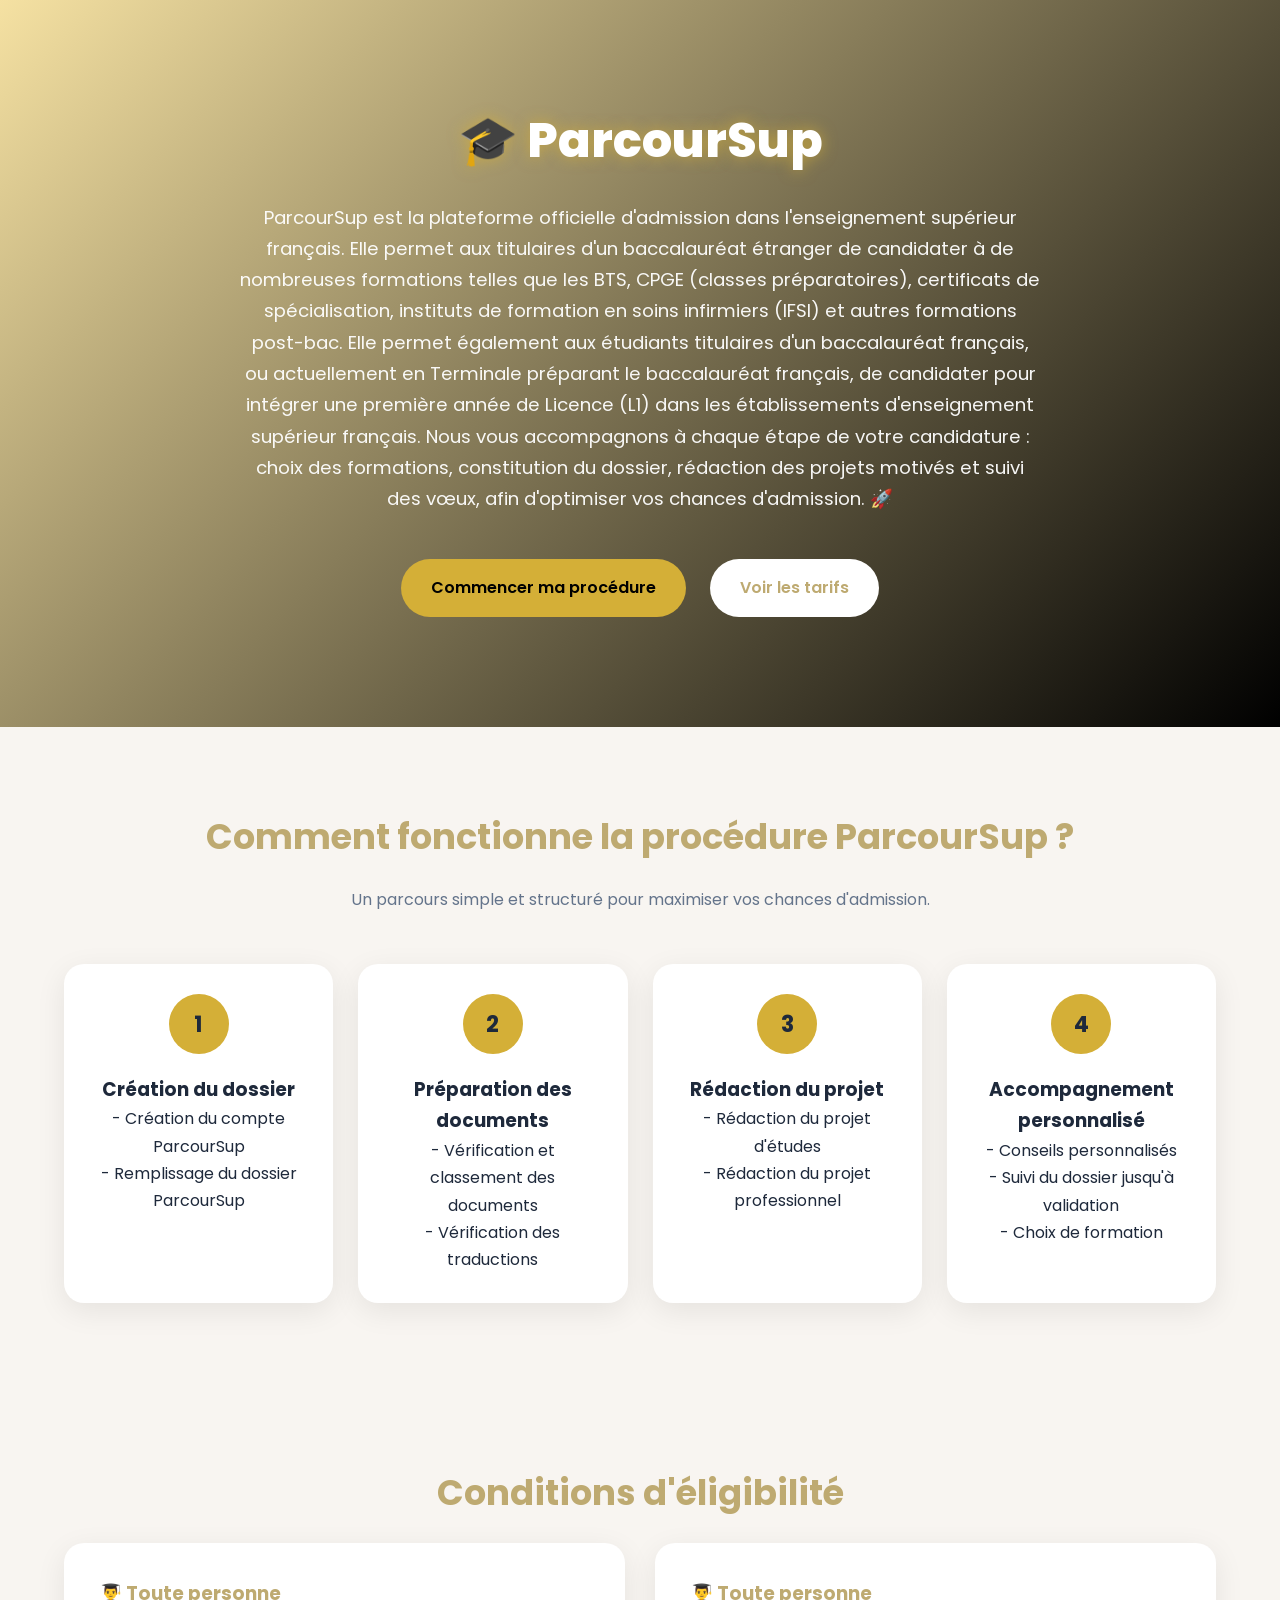
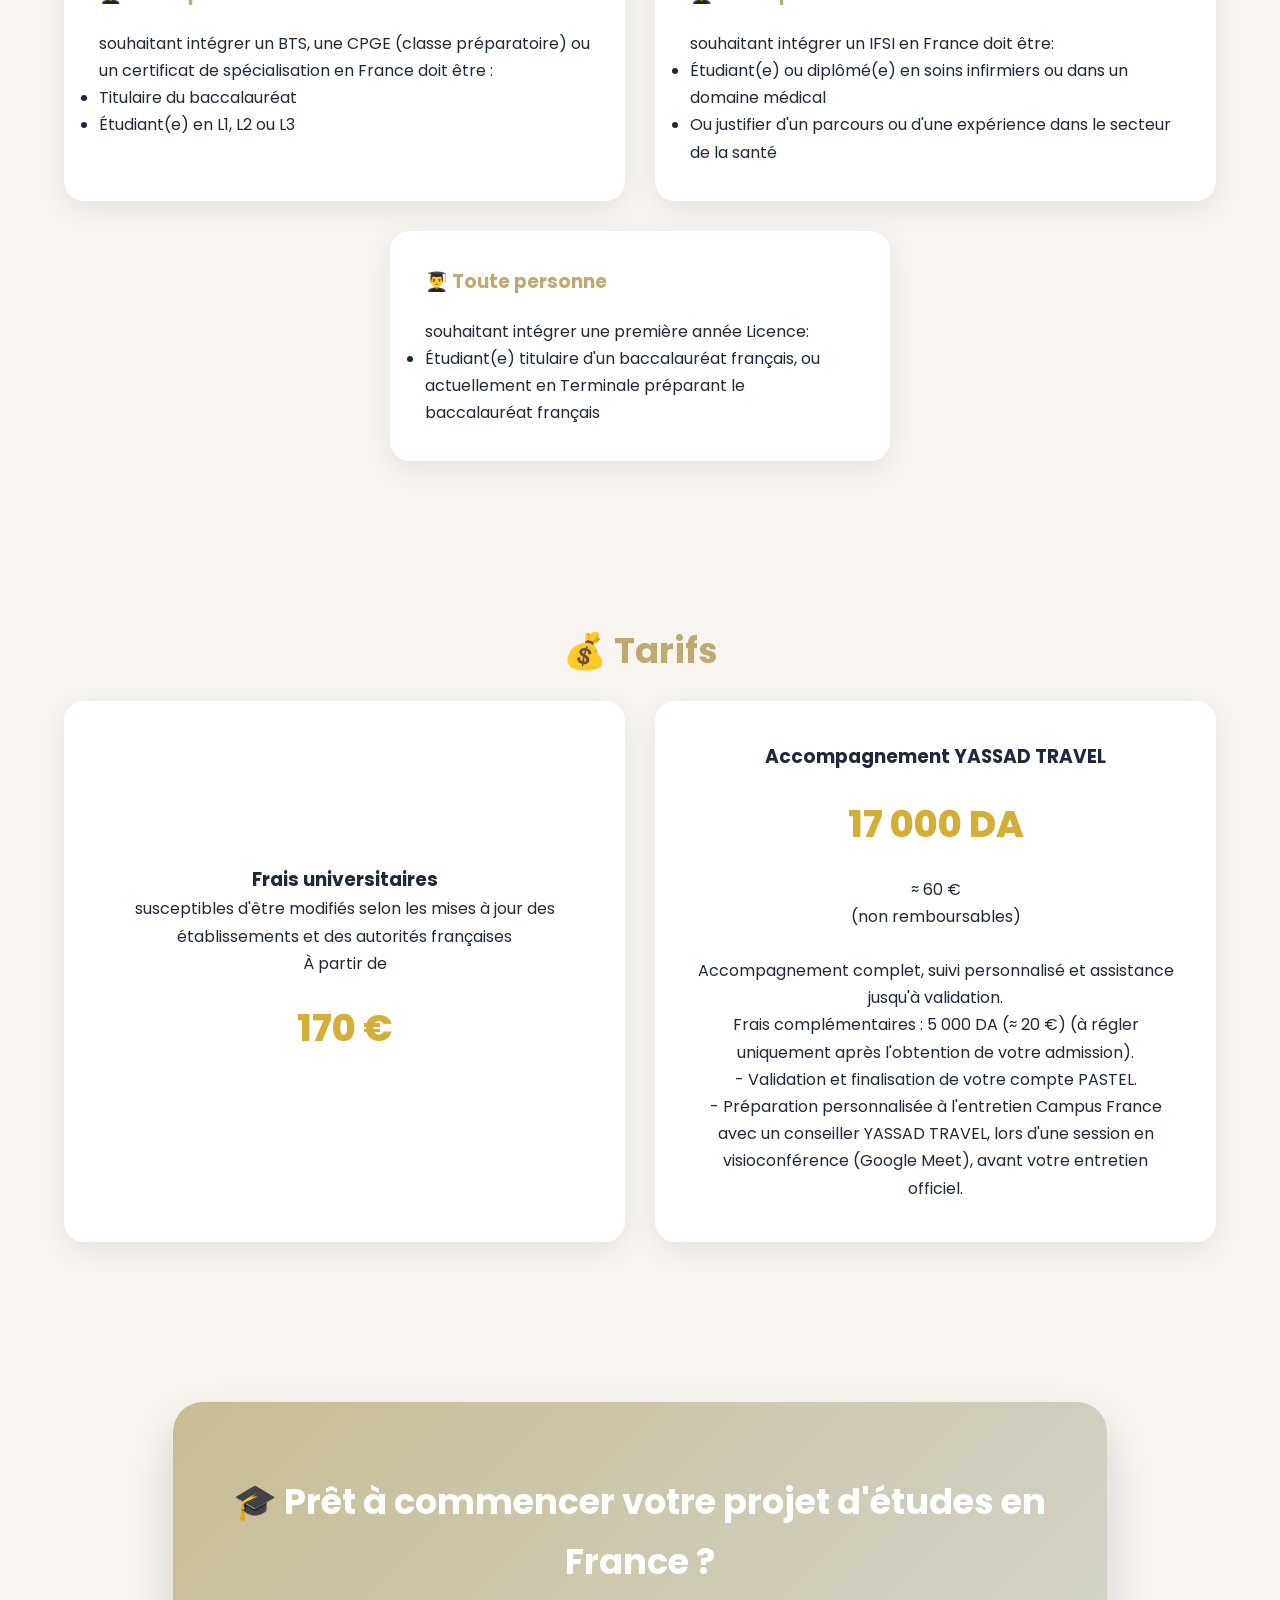
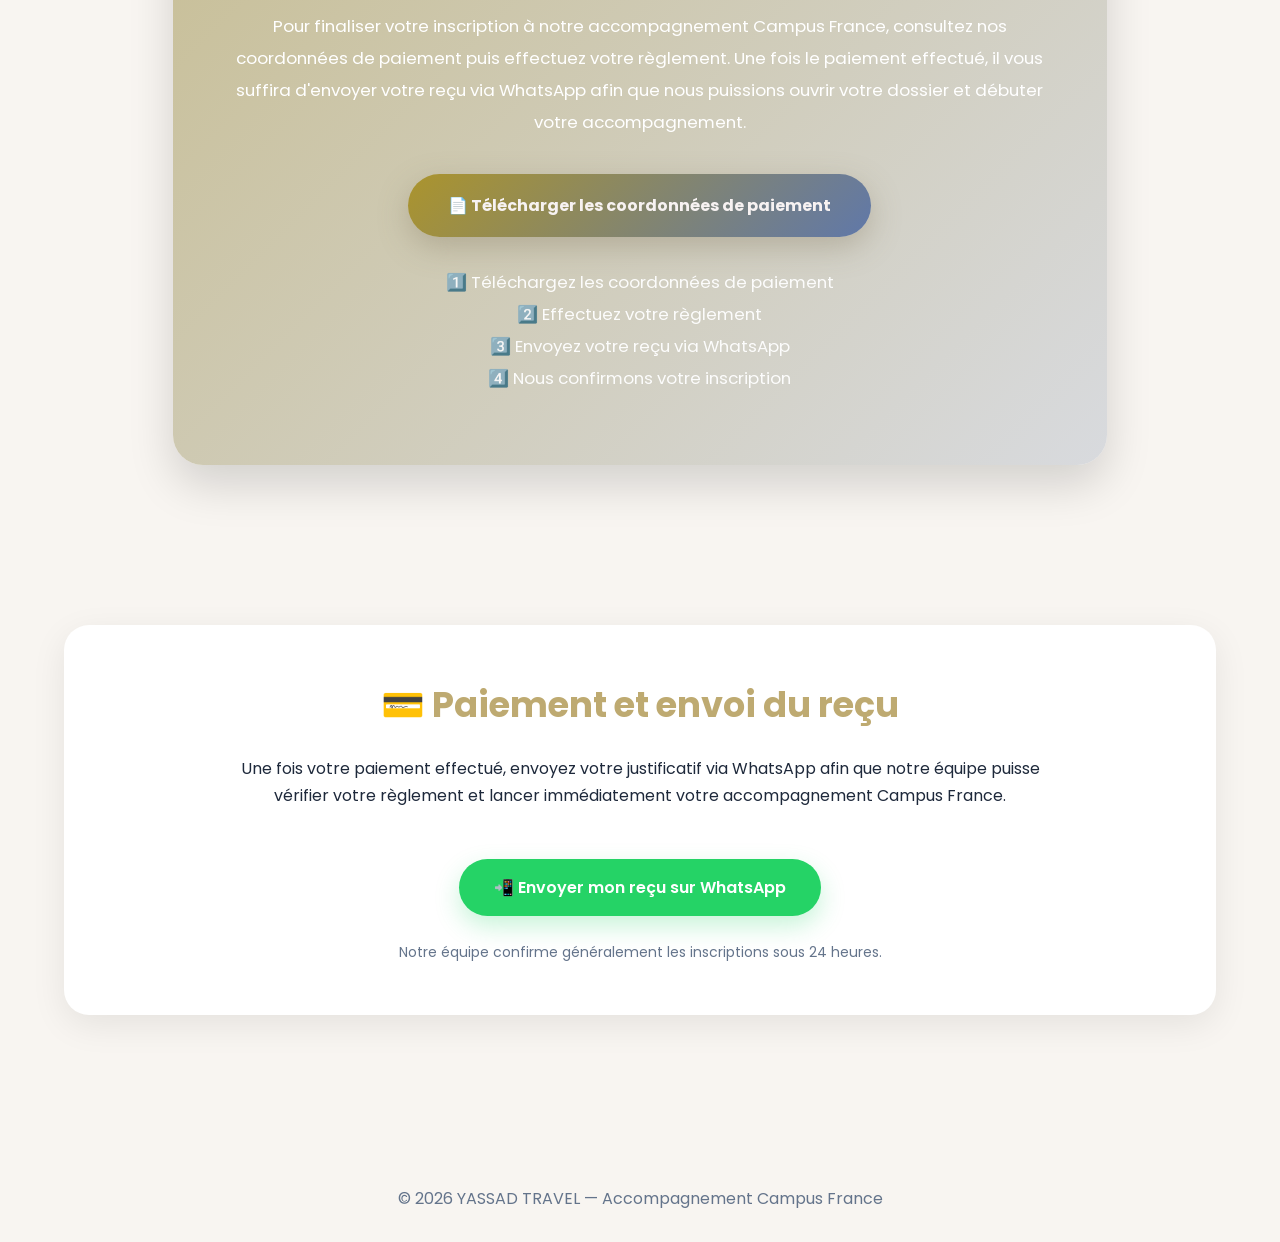
<file: parcoursup.html>
<!DOCTYPE html>
<html lang="fr">
<head>
<meta charset="UTF-8">
<meta name="viewport" content="width=device-width, initial-scale=1.0">

<title>ParcourSup - YASSAD TRAVEL</title>

<link href="https://fonts.googleapis.com/css2?family=Poppins:wght@300;400;500;600;700;800&display=swap" rel="stylesheet">

<style>

*{
margin:0;
padding:0;
box-sizing:border-box;
font-family:'Poppins',sans-serif;
}

body{
background:#F8F5F1;
color:#1e293b;
line-height:1.7;
}

.container{
width:90%;
max-width:1200px;
margin:auto;
}

:root{
--primary:#beaa71;
--secondary:#d8d8d8;
--gold:#D4AF37;
--white:#ffffff;
--light:#f7f9fc;
}

/* HERO */

.hero{
background:linear-gradient(135deg,#f5e1a2,#000000);
color:white;
padding:100px 0;
text-align:center;

}

.hero h1{
font-size:3rem;
margin-bottom:20px;
font-weight:800;

}

.hero p{
max-width:800px;
margin:auto;
font-size:1.15rem;
opacity:.95;
}

.hero-buttons{
margin-top:35px;
}

.btn{
display:inline-block;
padding:15px 30px;
border-radius:50px;
text-decoration:none;
font-weight:600;
margin:10px;
transition:.3s;
}

.btn-primary{
background:var(--gold);
color:#000;
}

.btn-primary:hover{
transform:translateY(-3px);
}

.btn-secondary{
background:white;
color:var(--primary);
}

/* SECTION */

section{
padding:80px 0;
}

.section-title{
text-align:center;
font-size:2.2rem;
margin-bottom:20px;
color:var(--primary);
font-weight:700;
}

.section-subtitle{
text-align:center;
max-width:700px;
margin:auto;
margin-bottom:50px;
color:#64748b;
}

/* TIMELINE */

.timeline{
display:grid;
grid-template-columns:repeat(auto-fit,minmax(250px,1fr));
gap:25px;
}

.step{
background:white;
padding:30px;
border-radius:20px;
box-shadow:0 8px 30px rgba(0,0,0,.08);
text-align:center;
}

.step-number{
width:60px;
height:60px;
background:var(--gold);
border-radius:50%;
display:flex;
align-items:center;
justify-content:center;
font-size:1.4rem;
font-weight:bold;
margin:auto;
margin-bottom:20px;
}

/* SERVICES */

.cards{
display:grid;
grid-template-columns:repeat(auto-fit,minmax(300px,1fr));
gap:25px;
}

.card{
background:white;
padding:35px;
border-radius:20px;
box-shadow:0 8px 30px rgba(0,0,0,.08);
}

.card h3{
color:var(--primary);
margin-bottom:15px;
}

.card ul{
list-style:none;
}

.card li{
margin-bottom:10px;
}

/* ELIGIBILITY */

.eligibility{
display:grid;
grid-template-columns:repeat(auto-fit,minmax(400px,1fr));
gap:30px;
}

.box{
background:white;
padding:35px;
border-radius:20px;
box-shadow:0 8px 30px rgba(0,0,0,.08);
}

.box h3{
color:var(--primary);
margin-bottom:20px;
}
.box-center{
grid-column:1 / -1;
max-width:500px;
margin:0 auto;
}

/* PRICING */

.pricing{
display:grid;
grid-template-columns:repeat(auto-fit,minmax(350px,1fr));
gap:30px;
}

.price-card{
    background:white;
    padding:40px;
    border-radius:20px;
    box-shadow:0 8px 30px rgba(0,0,0,.08);

    display:flex;
    flex-direction:column;
    justify-content:center; /* Centre verticalement */
    align-items:center;     /* Centre horizontalement */

    text-align:center;
    min-height:520px;       /* même hauteur que l'autre carte */
}

.price{
font-size:2.3rem;
font-weight:800;
color:var(--gold);
margin:20px 0;
}

/* PAYMENT */

.payment{
background:white;
padding:40px;
border-radius:20px;
box-shadow:0 8px 30px rgba(0,0,0,.08);
}



/* WHATSAPP */

.whatsapp{
display:inline-block;
background:#25D366;
color:white !important;
padding:15px 35px;
border-radius:50px;
text-decoration:none;
font-weight:600;
margin-top:20px;
transition:all .3s ease;
box-shadow:0 10px 25px rgba(37,211,102,.25);
}

.whatsapp:hover{
transform:translateY(-3px);
box-shadow:0 15px 35px rgba(37,211,102,.35);
}

footer{
text-align:center;
padding:30px;
color:#64748b;
}
.payment{
background:white;
padding:50px;
border-radius:25px;
box-shadow:0 10px 35px rgba(0,0,0,.08);
}

.cta{
background:linear-gradient(135deg,#c7bd92,#d8dade);
color:white;
padding:70px 50px;
border-radius:30px;
text-align:center;
box-shadow:0 20px 45px rgba(0,0,0,.15);
}

.cta h2{
font-size:2.2rem;
margin-bottom:20px;
font-weight:700;
}

.cta p{
max-width:850px;
margin:auto;
line-height:1.9;
font-size:1.05rem;
}

.btn-payment{
display:inline-block;
margin-top:35px;
background : linear-gradient(135deg,#ab942d,#6078a9);
color:#f7f2f2;
padding:18px 40px;
border-radius:50px;
text-decoration:none;
font-weight:700;
font-size:1rem;
transition:.3s;
box-shadow:0 10px 30px rgba(125, 116, 89, 0.35);
}

.btn-payment:hover{
transform:translateY(-4px);
box-shadow:0 15px 40px rgba(212,175,55,.45);
}

.cta-note{
margin-top:30px !important;
font-size:15px;
opacity:.95;
line-height:2;
}

.payment-section{
margin-bottom:60px;
}

/* Animation titre ParcourSup */

.hero h1{
    font-size:3rem;
    margin-bottom:20px;
    font-weight:800;
    animation: titleAnimation 2s ease-in-out infinite alternate;
    text-shadow:0 0 15px rgba(212,175,55,0.7);
}


/* mouvement + effet lumière */

@keyframes titleAnimation{

    0%{
        transform:translateY(0) scale(1);
        opacity:0.8;
        letter-spacing:2px;
    }

    100%{
        transform:translateY(-10px) scale(1.05);
        opacity:1;
        letter-spacing:5px;
    }

}

/* =========================
   RESPONSIVE
========================= */

@media (max-width:900px){

.hero{
padding:70px 25px;
}

.hero h1{
font-size:2.2rem;
}

.hero p{
font-size:1rem;
}

.hero-buttons{
display:flex;
flex-direction:column;
align-items:center;
}

.btn{
width:100%;
max-width:320px;
text-align:center;
}

.timeline,
.cards,
.eligibility,
.pricing{
grid-template-columns:1fr;
}

.box-center{
max-width:100%;
}

.price-card,
.card,
.box,
.step,
.payment{
padding:25px;
}

.cta{
padding:45px 25px;
}

.cta h2{
font-size:1.8rem;
}

.btn-payment{
width:100%;
text-align:center;
}

.section-title{
font-size:1.9rem;
}

section{
padding:60px 0;
}

}

@media (max-width:600px){

.container{
width:92%;
}

.hero{
padding:60px 18px;
}

.hero h1{
font-size:1.8rem;
}

.hero p{
font-size:.95rem;
line-height:1.8;
}

.step-number{
width:50px;
height:50px;
font-size:1.2rem;
}

.price{
font-size:2rem;
}

.cta{
padding:35px 20px;
}

.cta h2{
font-size:1.5rem;
}

.cta p{
font-size:.95rem;
}

.btn-payment{
padding:16px;
font-size:.95rem;
}

.whatsapp{
width:100%;
text-align:center;
}

footer{
font-size:14px;
padding:25px 15px;
}
.box h3,
.step h3,
.price-card h3{
    font-size:1.2rem;
}

.box p,
.step p,
.price-card p,
.box li{
    font-size:.95rem;
}

.price-card{
    padding:22px;
}

.step{
    padding:22px;
}

.box{
    padding:22px;
}

}
</style>
</head>

<body>

<section class="hero">

<div class="container">

<h1>🎓 ParcourSup</h1>

<p>
ParcourSup est la plateforme officielle d'admission dans l'enseignement supérieur français. Elle permet aux titulaires d'un baccalauréat étranger de candidater à de nombreuses formations telles que les BTS, CPGE (classes préparatoires), certificats de spécialisation, instituts de formation en soins infirmiers (IFSI) et autres formations post-bac.
Elle permet également aux étudiants titulaires d'un baccalauréat français, ou actuellement en Terminale préparant le baccalauréat français, de candidater pour intégrer une première année de Licence (L1) dans les établissements d'enseignement supérieur français.
Nous vous accompagnons à chaque étape de votre candidature : choix des formations, constitution du dossier, rédaction des projets motivés et suivi des vœux, afin d'optimiser vos chances d'admission. 🚀

</p>

<div class="hero-buttons">

<a href="#accompagnement" class="btn btn-primary">
Commencer ma procédure
</a>

<a href="#tarifs" class="btn btn-secondary">
Voir les tarifs
</a>

</div>

</div>

</section>

<section>

<div class="container">

<h2 class="section-title">
Comment fonctionne la procédure ParcourSup ?
</h2>

<p class="section-subtitle">
Un parcours simple et structuré pour maximiser vos chances d'admission.
</p>

<div class="timeline">

<div class="step">
<div class="step-number">1</div>
<h3>Création du dossier</h3>
<p>- Création du compte ParcourSup</p>
<p>- Remplissage du dossier ParcourSup</p>
</div>

<div class="step">
<div class="step-number">2</div>
<h3> Préparation des documents</h3>
<p>- Vérification et classement des documents</p>
<p>- Vérification des traductions</p>
</div>

<div class="step">
<div class="step-number">3</div>
<h3>Rédaction du projet</h3>
<p>- Rédaction du projet d'études</p>
<p>- Rédaction du projet professionnel</p>
</div>

<div class="step">
<div class="step-number">4</div>
<h3>Accompagnement personnalisé</h3>
<p>- Conseils personnalisés</p>
<p>- Suivi du dossier jusqu'à validation</p>
<p>- Choix de formation</p>

</div>

</div>

</div>

</section>


<section>

<div class="container">

<h2 class="section-title">
Conditions d'éligibilité
</h2>

<div class="eligibility">

<div class="box">

<h3>👨‍🎓 Toute personne</h3>
<p>	souhaitant intégrer un BTS, une CPGE (classe préparatoire) ou un certificat de spécialisation en France doit être :</p>

<ul>
<li> Titulaire du baccalauréat</li>

<li> Étudiant(e) en L1, L2 ou L3</li>
</ul>

</div>

<div class="box">

<h3>👨‍🎓 Toute personne</h3>
<p> souhaitant intégrer un IFSI en France doit être: </p>

<ul>
<li> Étudiant(e) ou diplômé(e) en soins infirmiers ou dans un domaine médical </li>

<li> Ou justifier d'un parcours ou d'une expérience dans le secteur de la santé</li>
</ul>

</div>

<div class=" box box-center">

<h3>👨‍🎓 Toute personne</h3>
<p> souhaitant intégrer une première année Licence: </p>

<ul>
<li> Étudiant(e) titulaire d'un baccalauréat français, ou actuellement en Terminale préparant le baccalauréat français  </li>

</ul>

</div>

</div>

</div>

</section>

<section id="tarifs">

<div class="container">

<h2 class="section-title">
💰 Tarifs
</h2>

<div class="pricing">

<div class="price-card">

<h3>Frais universitaires</h3>
<P>susceptibles d'être modifiés selon les mises à jour des établissements et des autorités françaises</P>


<p>À partir de</p>

<div class="price">170 €</div>








</div>

<div class="price-card">

<h3>Accompagnement YASSAD TRAVEL</h3>

<div class="price">
17 000 DA
</div>

<p>
≈ 60 €
</p>
<p>(non remboursables)</p>
<br>

<p>
Accompagnement complet,
suivi personnalisé et assistance jusqu'à validation.
</p>

<p>Frais complémentaires : 5 000 DA (≈ 20 €)
(à régler uniquement après l'obtention de votre admission).</p>
<p>- Validation et finalisation de votre compte PASTEL.</p>
<p>- Préparation personnalisée à l'entretien Campus France avec un conseiller YASSAD TRAVEL, lors d'une session en visioconférence (Google Meet), avant votre entretien officiel.</p>

</div>

</div>

</div>

</section>



<section>

<div class="container">


<div class="container">


<div class="container">

<div class="cta">

<h2>
🎓 Prêt à commencer votre projet d'études en France ?
</h2>

<p>
Pour finaliser votre inscription à notre accompagnement Campus France,
consultez nos coordonnées de paiement puis effectuez votre règlement.

Une fois le paiement effectué, il vous suffira d'envoyer votre reçu via WhatsApp afin que nous puissions ouvrir votre dossier et débuter votre accompagnement.
</p>

<a
href="documents/coordonnees-paiement-yassad-travel.pdf"
target="_blank"
class="btn-payment">

📄 Télécharger les coordonnées de paiement

</a>

<p class="cta-note">

1️⃣ Téléchargez les coordonnées de paiement<br>
2️⃣ Effectuez votre règlement<br>
3️⃣ Envoyez votre reçu via WhatsApp<br>
4️⃣ Nous confirmons votre inscription

</p>

</div>

</div>

</section>


<section class="payment-section">

<div class="container">

<div class="payment">

<h2 class="section-title">
💳 Paiement et envoi du reçu
</h2>

<p style="text-align:center;max-width:800px;margin:auto;">
Une fois votre paiement effectué, envoyez votre justificatif via WhatsApp afin que notre équipe puisse vérifier votre règlement et lancer immédiatement votre accompagnement Campus France.
</p>

<div style="text-align:center;margin-top:30px;">

<a
href="https://wa.me/213549462589"
target="_blank"
class="whatsapp">

📲 Envoyer mon reçu sur WhatsApp

</a>

</div>

<p style="
margin-top:25px;
text-align:center;
font-size:14px;
color:#64748b;
">
Notre équipe confirme généralement les inscriptions sous 24 heures.
</p>

</div>

</div>

</section>



<footer>

© 2026 YASSAD TRAVEL — Accompagnement Campus France

</footer>

</body>
</html>
</file>
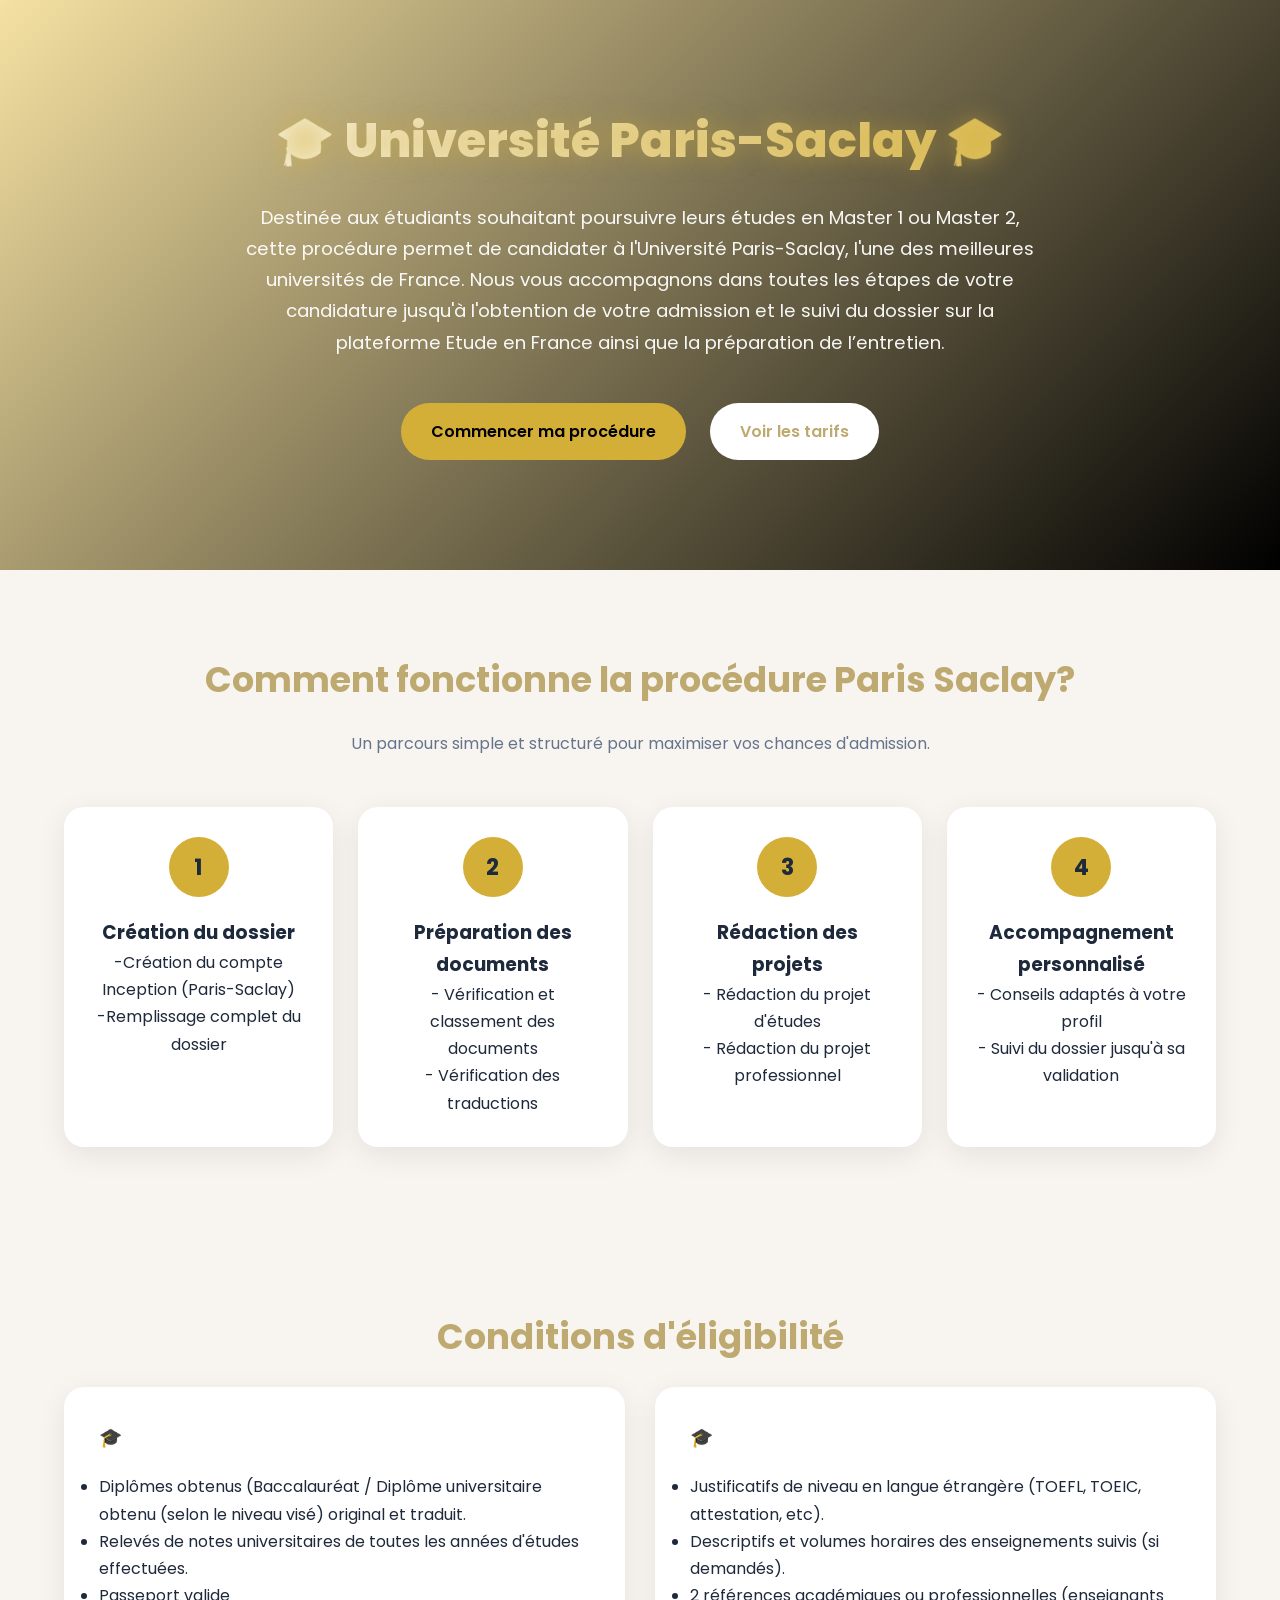
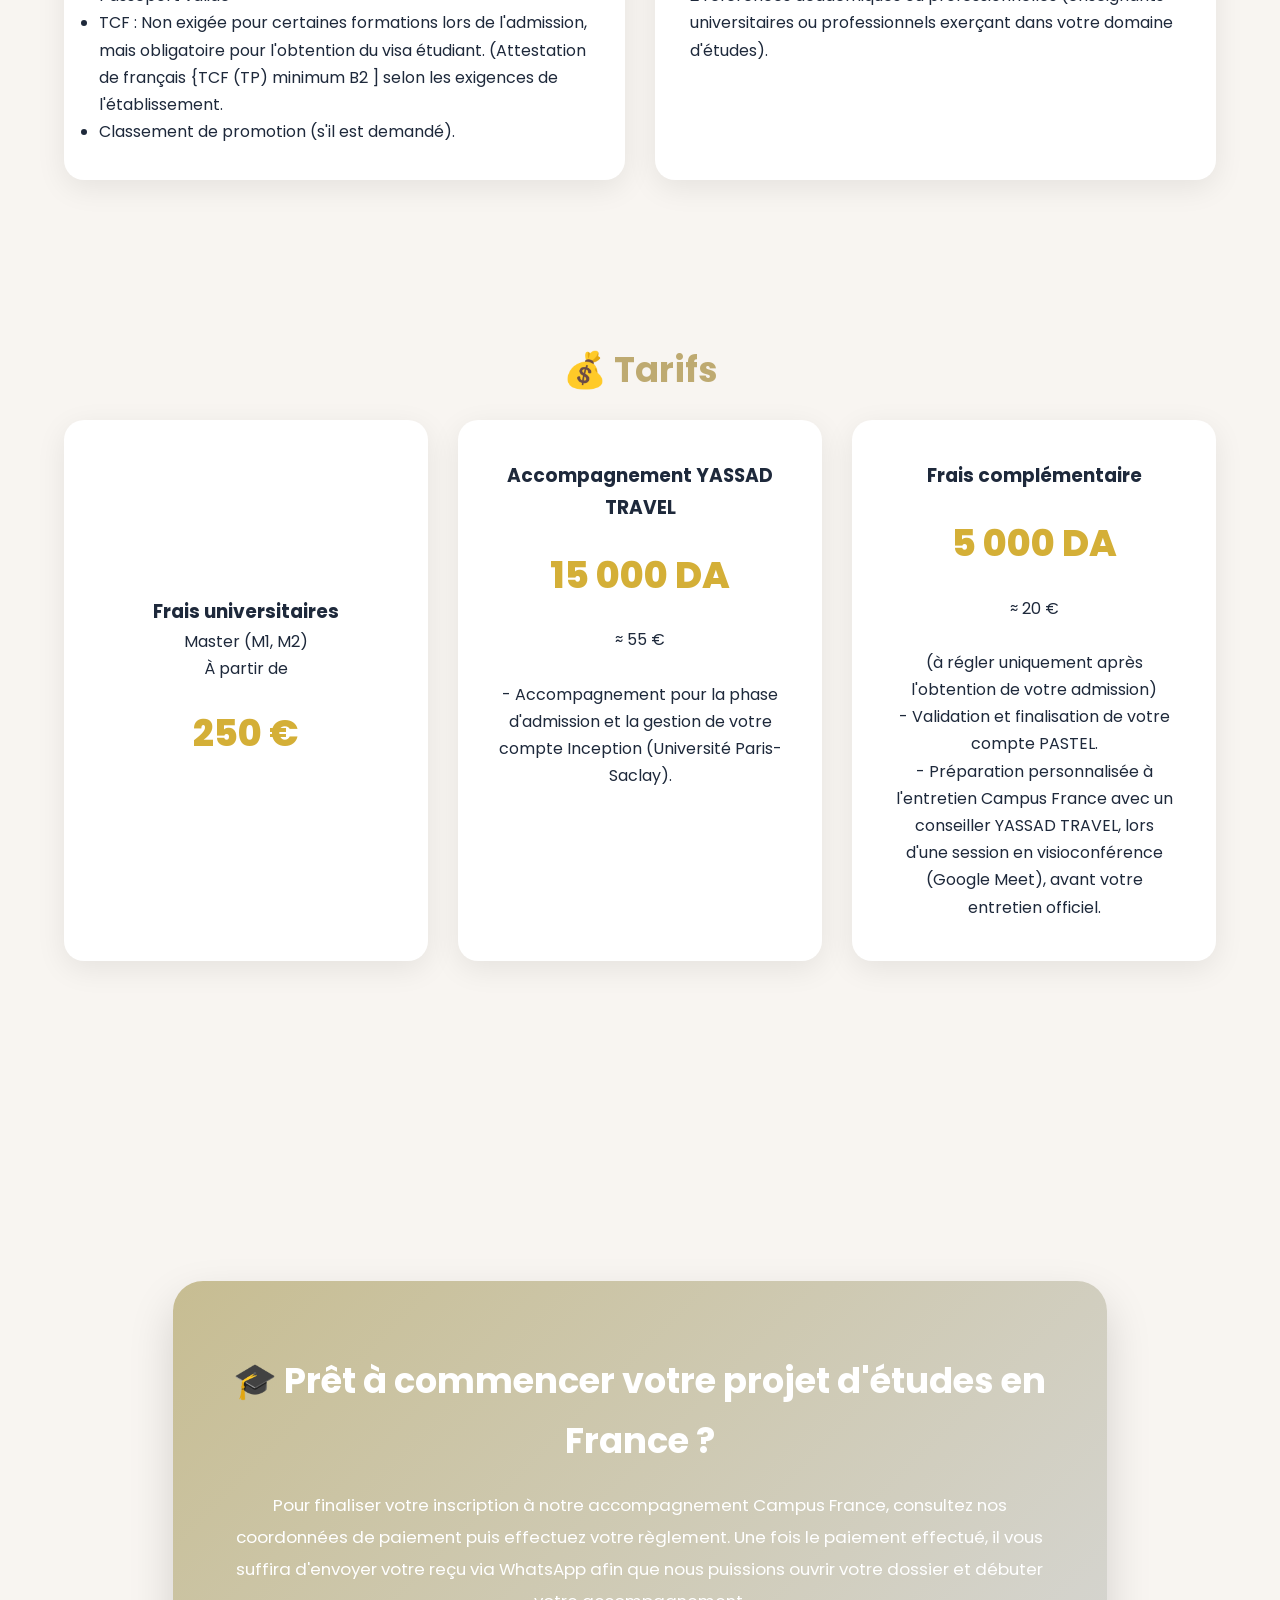
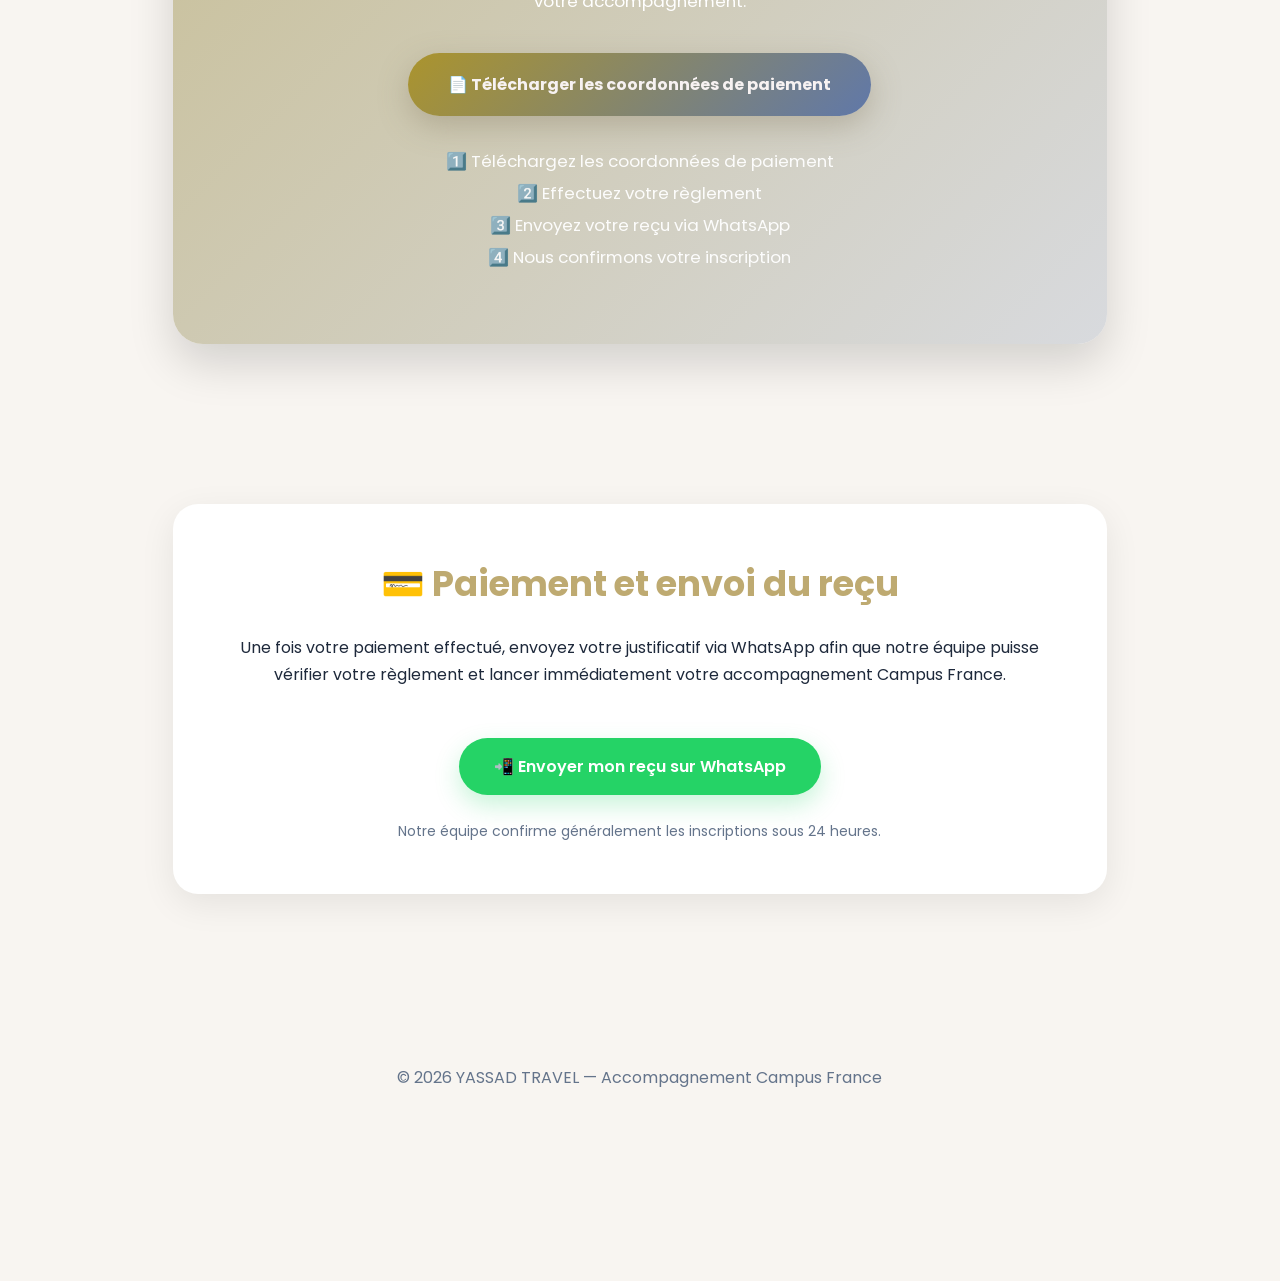
<file: parissaclay.html>
<!DOCTYPE html>
<html lang="fr">
<head>
<meta charset="UTF-8">
<meta name="viewport" content="width=device-width, initial-scale=1.0">

<title>Paris Saclay - YASSAD TRAVEL</title>

<link href="https://fonts.googleapis.com/css2?family=Poppins:wght@300;400;500;600;700;800&display=swap" rel="stylesheet">

<style>

*{
margin:0;
padding:0;
box-sizing:border-box;
font-family:'Poppins',sans-serif;
}

body{
background:#F8F5F1;
color:#1e293b;
line-height:1.7;
}

.container{
width:90%;
max-width:1200px;
margin:auto;
}

:root{
--primary:#beaa71;
--secondary:z#d8d8d8;
--gold:#D4AF37;
--white:#ffffff;
--light:#f7f9fc;
}

/* HERO */

.hero{
background:linear-gradient(135deg,#f5e1a2,#000000);
color:white;
padding:100px 0;
text-align:center;
}

/* Animation titre Paris-Saclay */

.hero h1{

font-size:3rem;
margin-bottom:20px;
font-weight:800;

background:linear-gradient(
90deg,
#ffffff,
#D4AF37,
#ffffff,
#f5e1a2
);

background-size:300%;

-webkit-background-clip:text;
background-clip:text;

color:transparent;

animation:
saclayGlow 4s linear infinite,
saclayFloat 2.5s ease-in-out infinite alternate;

text-shadow:0 0 25px rgba(212,175,55,0.5);

}


/* Déplacement du reflet doré */

@keyframes saclayGlow{

0%{
background-position:0%;
}

100%{
background-position:300%;
}

}


/* Mouvement doux */

@keyframes saclayFloat{

0%{
transform:translateY(0) scale(1);
}

100%{
transform:translateY(-12px) scale(1.05);
}

}
.hero p{
max-width:800px;
margin:auto;
font-size:1.15rem;
opacity:.95;
}

.hero-buttons{
margin-top:35px;
}

.btn{
display:inline-block;
padding:15px 30px;
border-radius:50px;
text-decoration:none;
font-weight:600;
margin:10px;
transition:.3s;
}

.btn-primary{
background:var(--gold);
color:#000;
}

.btn-primary:hover{
transform:translateY(-3px);
}

.btn-secondary{
background:white;
color:var(--primary);
}

/* SECTION */

section{
padding:80px 0;
}

.section-title{
text-align:center;
font-size:2.2rem;
margin-bottom:20px;
color:var(--primary);
font-weight:700;
}

.section-subtitle{
text-align:center;
max-width:700px;
margin:auto;
margin-bottom:50px;
color:#64748b;
}

/* TIMELINE */

.timeline{
display:grid;
grid-template-columns:repeat(auto-fit,minmax(250px,1fr));
gap:25px;
}

.step{
background:white;
padding:30px;
border-radius:20px;
box-shadow:0 8px 30px rgba(0,0,0,.08);
text-align:center;
}

.step-number{
width:60px;
height:60px;
background:var(--gold);
border-radius:50%;
display:flex;
align-items:center;
justify-content:center;
font-size:1.4rem;
font-weight:bold;
margin:auto;
margin-bottom:20px;
}

/* SERVICES */

.cards{
display:grid;
grid-template-columns:repeat(auto-fit,minmax(300px,1fr));
gap:25px;
}

.card{
background:white;
padding:35px;
border-radius:20px;
box-shadow:0 8px 30px rgba(0,0,0,.08);
}

.card h3{
color:var(--primary);
margin-bottom:15px;
}

.card ul{
list-style:none;
}

.card li{
margin-bottom:10px;
}

/* ELIGIBILITY */

.eligibility{
display:grid;
grid-template-columns:repeat(auto-fit,minmax(400px,1fr));
gap:30px;
}

.box{
background:white;
padding:35px;
border-radius:20px;
box-shadow:0 8px 30px rgba(0,0,0,.08);
}

.box h3{
color:var(--primary);
margin-bottom:20px;
}

/* PRICING */

.pricing{
display:grid;
grid-template-columns:repeat(auto-fit,minmax(350px,1fr));
gap:30px;
}

.price-card{
background:white;
padding:40px;
border-radius:20px;
box-shadow:0 8px 30px rgba(0,0,0,.08);
text-align:center;
}

.price{
font-size:2.3rem;
font-weight:800;
color:var(--gold);
margin:20px 0;
}
.price-compl{
background:white;
padding:40px;
border-radius:20px;
box-shadow:0 8px 30px rgba(0,0,0,.08);
text-align:center;
height:100%;
}

/* PAYMENT */

.payment{
background:white;
padding:40px;
border-radius:20px;
box-shadow:0 8px 30px rgba(0,0,0,.08);
}



/* WHATSAPP */

.whatsapp{
display:inline-block;
background:#25D366;
color:white !important;
padding:15px 35px;
border-radius:50px;
text-decoration:none;
font-weight:600;
margin-top:20px;
transition:all .3s ease;
box-shadow:0 10px 25px rgba(37,211,102,.25);
}

.whatsapp:hover{
transform:translateY(-3px);
box-shadow:0 15px 35px rgba(37,211,102,.35);
}

footer{
text-align:center;
padding:30px;
color:#64748b;
}
.payment{
background:white;
padding:50px;
border-radius:25px;
box-shadow:0 10px 35px rgba(0,0,0,.08);
}

.cta{
background:linear-gradient(135deg,#c7bd92,#d8dade);
color:white;
padding:70px 50px;
border-radius:30px;
text-align:center;
box-shadow:0 20px 45px rgba(0,0,0,.15);
}

.cta h2{
font-size:2.2rem;
margin-bottom:20px;
font-weight:700;
}

.cta p{
max-width:850px;
margin:auto;
line-height:1.9;
font-size:1.05rem;
}

.btn-payment{
display:inline-block;
margin-top:35px;
background : linear-gradient(135deg,#ab942d,#6078a9);
color:#f7f2f2;
padding:18px 40px;
border-radius:50px;
text-decoration:none;
font-weight:700;
font-size:1rem;
transition:.3s;
box-shadow:0 10px 30px rgba(125, 116, 89, 0.35);
}

.btn-payment:hover{
transform:translateY(-4px);
box-shadow:0 15px 40px rgba(212,175,55,.45);
}

.cta-note{
margin-top:30px !important;
font-size:15px;
opacity:.95;
line-height:2;
}

.payment-section{
margin-bottom:60px;
}


/* ==========================
   RESPONSIVE
========================== */

@media (max-width:992px){

    .timeline,
    .cards,
    .eligibility,
    .pricing{

        grid-template-columns:1fr;
    }

}
@media (max-width:768px){

    .hero{

        padding:70px 20px;

    }

    .hero h1{

        font-size:2rem;
        line-height:1.3;

    }

    .hero p{

        font-size:1rem;

    }

    .hero-buttons{

        display:flex;
        flex-direction:column;
        align-items:center;

    }

    .btn{

        width:100%;
        max-width:320px;
        text-align:center;

    }

    section{

        padding:60px 0;

    }

    .section-title{

        font-size:1.8rem;

    }

    .section-subtitle{

        font-size:.95rem;

    }

    .step,
    .card,
    .box,
    .price-card,
    .price-compl,
    .payment{

        padding:25px;

    }

    .price{

        font-size:2rem;

    }

    .cta{

        padding:40px 25px;

    }

    .cta h2{

        font-size:1.8rem;

    }

    .cta p{

        font-size:.95rem;

    }

    .btn-payment{

        width:100%;
        text-align:center;

    }

    .whatsapp{

        width:100%;
        text-align:center;

    }

}
</style>
</head>

<body>

<section class="hero">

<div class="container">

<h1> 🎓 Université Paris-Saclay 🎓</h1>

<p>
Destinée aux étudiants souhaitant poursuivre leurs études en Master 1 ou Master 2, cette procédure permet de candidater à l'Université Paris-Saclay, l'une des meilleures universités de France. Nous vous accompagnons dans toutes les étapes de votre candidature jusqu'à l'obtention de votre admission et le suivi du dossier sur la plateforme Etude en France ainsi que la préparation de l’entretien.
</p>

<div class="hero-buttons">

<a href="https://wa.me/213667834958?text=Bonjour%20YASSAD%20TRAVEL,%20je%20souhaite%20commencer%20ma%20procédure%20Paris-Saclay." target="_blank" class="btn btn-primary">
Commencer ma procédure
</a>

<a href="#tarifs" class="btn btn-secondary">
Voir les tarifs
</a>

</div>

</div>

</section>

<section>

<div class="container">

<h2 class="section-title">
Comment fonctionne la procédure Paris Saclay?
</h2>

<p class="section-subtitle">
Un parcours simple et structuré pour maximiser vos chances d'admission.
</p>

<div class="timeline">

<div class="step">
<div class="step-number">1</div>
<h3>Création du dossier</h3>
<p>-Création du compte Inception (Paris-Saclay)
   
</p>
<p> -Remplissage complet du dossier</p>
</div>

<div class="step">
<div class="step-number">2</div>
<h3> Préparation des documents</h3>
<p>- Vérification et classement des documents </p>
<p>- Vérification des traductions</p>
</div>

<div class="step">
<div class="step-number">3</div>
<h3> Rédaction des projets</h3>
<p>- Rédaction du projet d'études</p>
<p>- Rédaction du projet professionnel</p>
</div>

<div class="step">
<div class="step-number">4</div>
<h3>Accompagnement personnalisé</h3>
<p>- Conseils adaptés à votre profil</p>
- Suivi du dossier jusqu'à sa validation
</div>

</div>

</div>

</section>



<section>

<div class="container">

<h2 class="section-title">
Conditions d'éligibilité
</h2>

<div class="eligibility">

<div class="box">

<h3>🎓</h3>

<ul>
<li> Diplômes obtenus (Baccalauréat / Diplôme universitaire obtenu (selon le niveau visé) original et traduit.</li>
<li> Relevés de notes universitaires de toutes les années d'études effectuées.</li>
<li> Passeport valide</li>
<li> TCF : Non exigée pour certaines formations lors de l'admission, mais obligatoire pour l'obtention du visa étudiant.
     (Attestation de français {TCF (TP) minimum B2  ] selon les exigences de l'établissement.
</li>
<li> Classement de promotion (s'il est demandé).</li>

</ul>

</div>

<div class="box">

<h3>🎓 </h3>

<ul>
<li> Justificatifs de niveau en langue étrangère (TOEFL, TOEIC, attestation, etc).</li>
<li> Descriptifs et volumes horaires des enseignements suivis (si demandés).</li>
<li> 2 références académiques ou professionnelles (enseignants universitaires ou professionnels exerçant dans votre domaine d'études).</li>
</ul>

</div>

</div>

</div>

</section>

<section id="tarifs">

<div class="container">

<h2 class="section-title">
💰 Tarifs
</h2>

<div class="pricing">

<div class="price-card"
style="display:flex;flex-direction:column;justify-content:center;align-items:center;text-align:center;min-height:320px;">

    <h3>Frais universitaires</h3>

    <p>Master (M1, M2)</p>

    <p>À partir de</p>

    <div class="price">250 €</div>

</div>

<div class="price-card">

<h3>Accompagnement YASSAD TRAVEL</h3>

<div class="price">
15 000 DA
</div>

<p>
≈ 55 €
</p>

<br>

<p>
- Accompagnement pour la phase d'admission et la gestion de votre compte Inception (Université Paris-Saclay).
</p>

</div>



<div class="price-compl">

<h3>Frais complémentaire</h3>

<div class="price">
5 000 DA
</div>

<p>
≈ 20 €
</p>

<br>

<p>
(à régler uniquement après l'obtention de votre admission)
<p>- Validation et finalisation de votre compte PASTEL.</p>
<p>- Préparation personnalisée à l'entretien Campus France avec un conseiller YASSAD TRAVEL, lors d'une session en visioconférence (Google Meet), avant votre entretien officiel.</p>

</p>

</div>




</div>


</div>

</section>



<section>

<div class="container">
<section>

<div class="container">
<section>

<div class="container">

<div class="cta">

<h2>
🎓 Prêt à commencer votre projet d'études en France ?
</h2>

<p>
Pour finaliser votre inscription à notre accompagnement Campus France,
consultez nos coordonnées de paiement puis effectuez votre règlement.

Une fois le paiement effectué, il vous suffira d'envoyer votre reçu via WhatsApp afin que nous puissions ouvrir votre dossier et débuter votre accompagnement.
</p>

<a
href="documents/coordonnees-paiement-yassad-travel.pdf"
target="_blank"
class="btn-payment">

📄 Télécharger les coordonnées de paiement

</a>

<p class="cta-note">

1️⃣ Téléchargez les coordonnées de paiement<br>
2️⃣ Effectuez votre règlement<br>
3️⃣ Envoyez votre reçu via WhatsApp<br>
4️⃣ Nous confirmons votre inscription

</p>

</div>

</div>

</section>


<section class="payment-section">

<div class="container">

<div class="payment">

<h2 class="section-title">
💳 Paiement et envoi du reçu
</h2>

<p style="text-align:center;max-width:800px;margin:auto;">
Une fois votre paiement effectué, envoyez votre justificatif via WhatsApp afin que notre équipe puisse vérifier votre règlement et lancer immédiatement votre accompagnement Campus France.
</p>

<div style="text-align:center;margin-top:30px;">

<a
href="https://wa.me/213549462589"
target="_blank"
class="whatsapp">

📲 Envoyer mon reçu sur WhatsApp

</a>

</div>

<p style="
margin-top:25px;
text-align:center;
font-size:14px;
color:#64748b;
">
Notre équipe confirme généralement les inscriptions sous 24 heures.
</p>

</div>

</div>

</section>



<footer>

© 2026 YASSAD TRAVEL — Accompagnement Campus France

</footer>

</body>
</html>
</file>
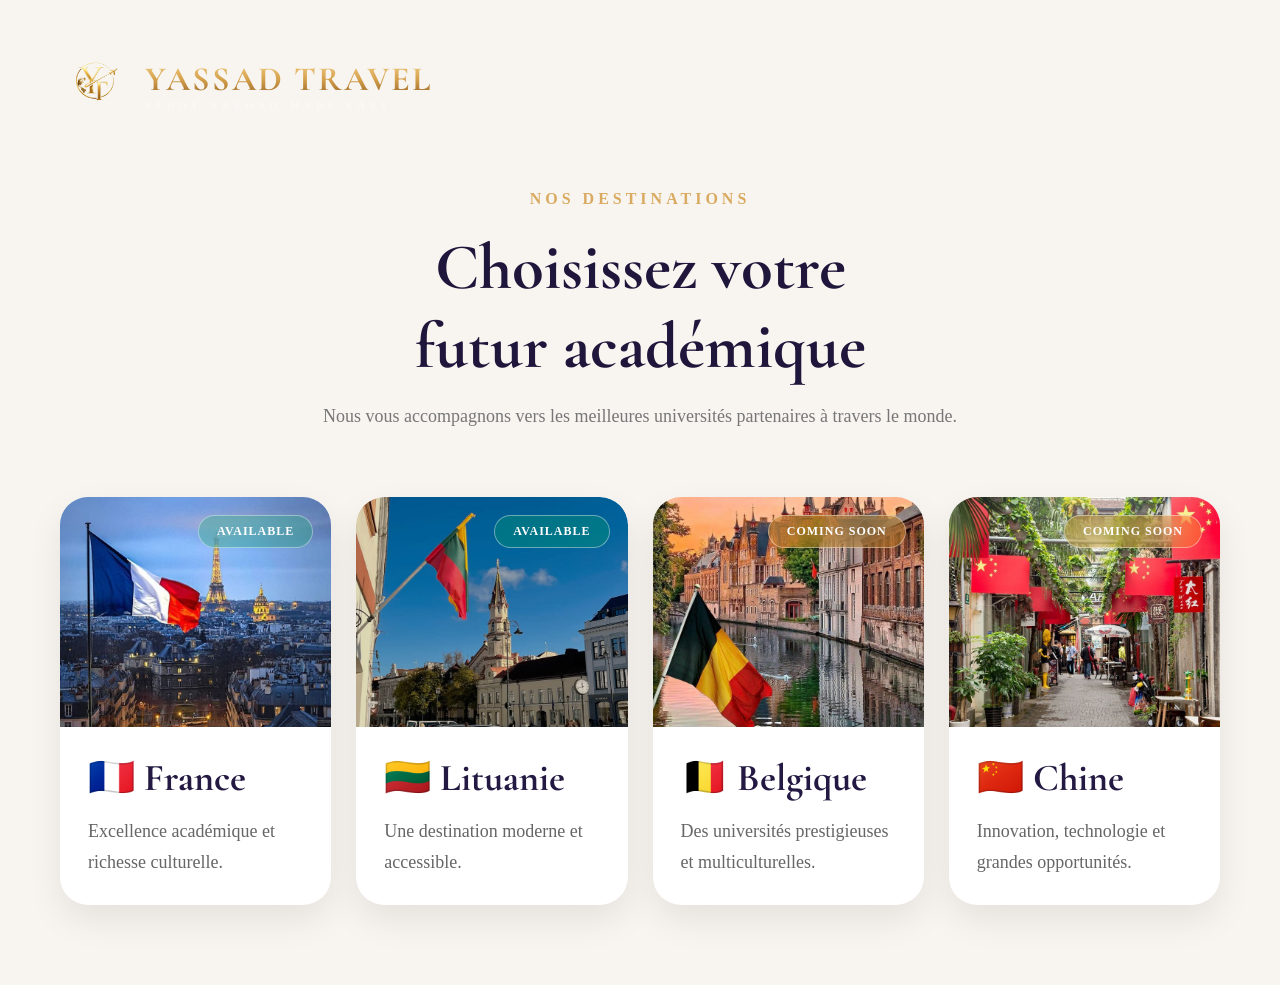
<file: services.html>
<!DOCTYPE html>
<html lang="fr">

<head>
    <meta charset="UTF-8">
    <meta name="viewport" content="width=device-width, initial-scale=1.0">
    <title>Services - YASSAD TRAVEL</title>

    <link rel="stylesheet" href="style.css">

    <link href="https://fonts.googleapis.com/css2?family=Cormorant+Garamond:wght@400;600;700&family=Poppins:wght@300;400;500;600&display=swap" rel="stylesheet">
</head>

<body>

<section class="services-page">

    <div class="services-logo">
        <img src="images/logo-yassad.png" alt="Logo Yassad Travel">

        <div class="services-logo-text">
            <h1>YASSAD TRAVEL</h1>
            <p>STUDY ABROAD MADE EASY</p>
        </div>
    </div>

    <div class="services-title">
        <span>NOS DESTINATIONS</span>

        <h2>
            Choisissez votre
            <br>
            futur académique
        </h2>

        <p>
            Nous vous accompagnons vers les meilleures universités
            partenaires à travers le monde.
        </p>
    </div>

    <div class="services-cards">

        <!-- France -->
        <a href="france.html" class="service-card">

            <div class="service-image">
                <img src="images/france.jpg" alt="France">

                <div class="status available">
                    AVAILABLE
                </div>
            </div>

            <div class="service-content">
                <h3>🇫🇷 France</h3>
                <p>Excellence académique et richesse culturelle.</p>
            </div>

        </a>

        <!-- Lituanie -->
           <a href="lituanie.html" class="service-card">
        <div class="service-card">

            <div class="service-image">
                <img src="images/Lituanie.jpg" alt="Lituanie">

                <div class="status available">
                    AVAILABLE
                </div>
            </div>

            <div class="service-content">
                <h3>🇱🇹 Lituanie</h3>

                <p>
                    Une destination moderne et accessible.
                </p>
            </div>

        </div>
        </a>

        <!-- Belgique -->
        <div class="service-card">

            <div class="service-image">
                <img src="images/belgique.jpg" alt="Belgique">

                <div class="status soon">
                    COMING SOON
                </div>
            </div>

            <div class="service-content">
                <h3>🇧🇪 Belgique</h3>

                <p>
                    Des universités prestigieuses et multiculturelles.
                </p>
            </div>

        </div>

        <!-- Chine -->
        <div class="service-card">

            <div class="service-image">
                <img src="images/chine.jpg" alt="Chine">

                <div class="status soon">
                    COMING SOON
                </div>
            </div>

            <div class="service-content">
                <h3>🇨🇳 Chine</h3>

                <p>
                    Innovation, technologie et grandes opportunités.
                </p>
            </div>

        </div>

    </div>

</section>

</body>

</html>
</file>
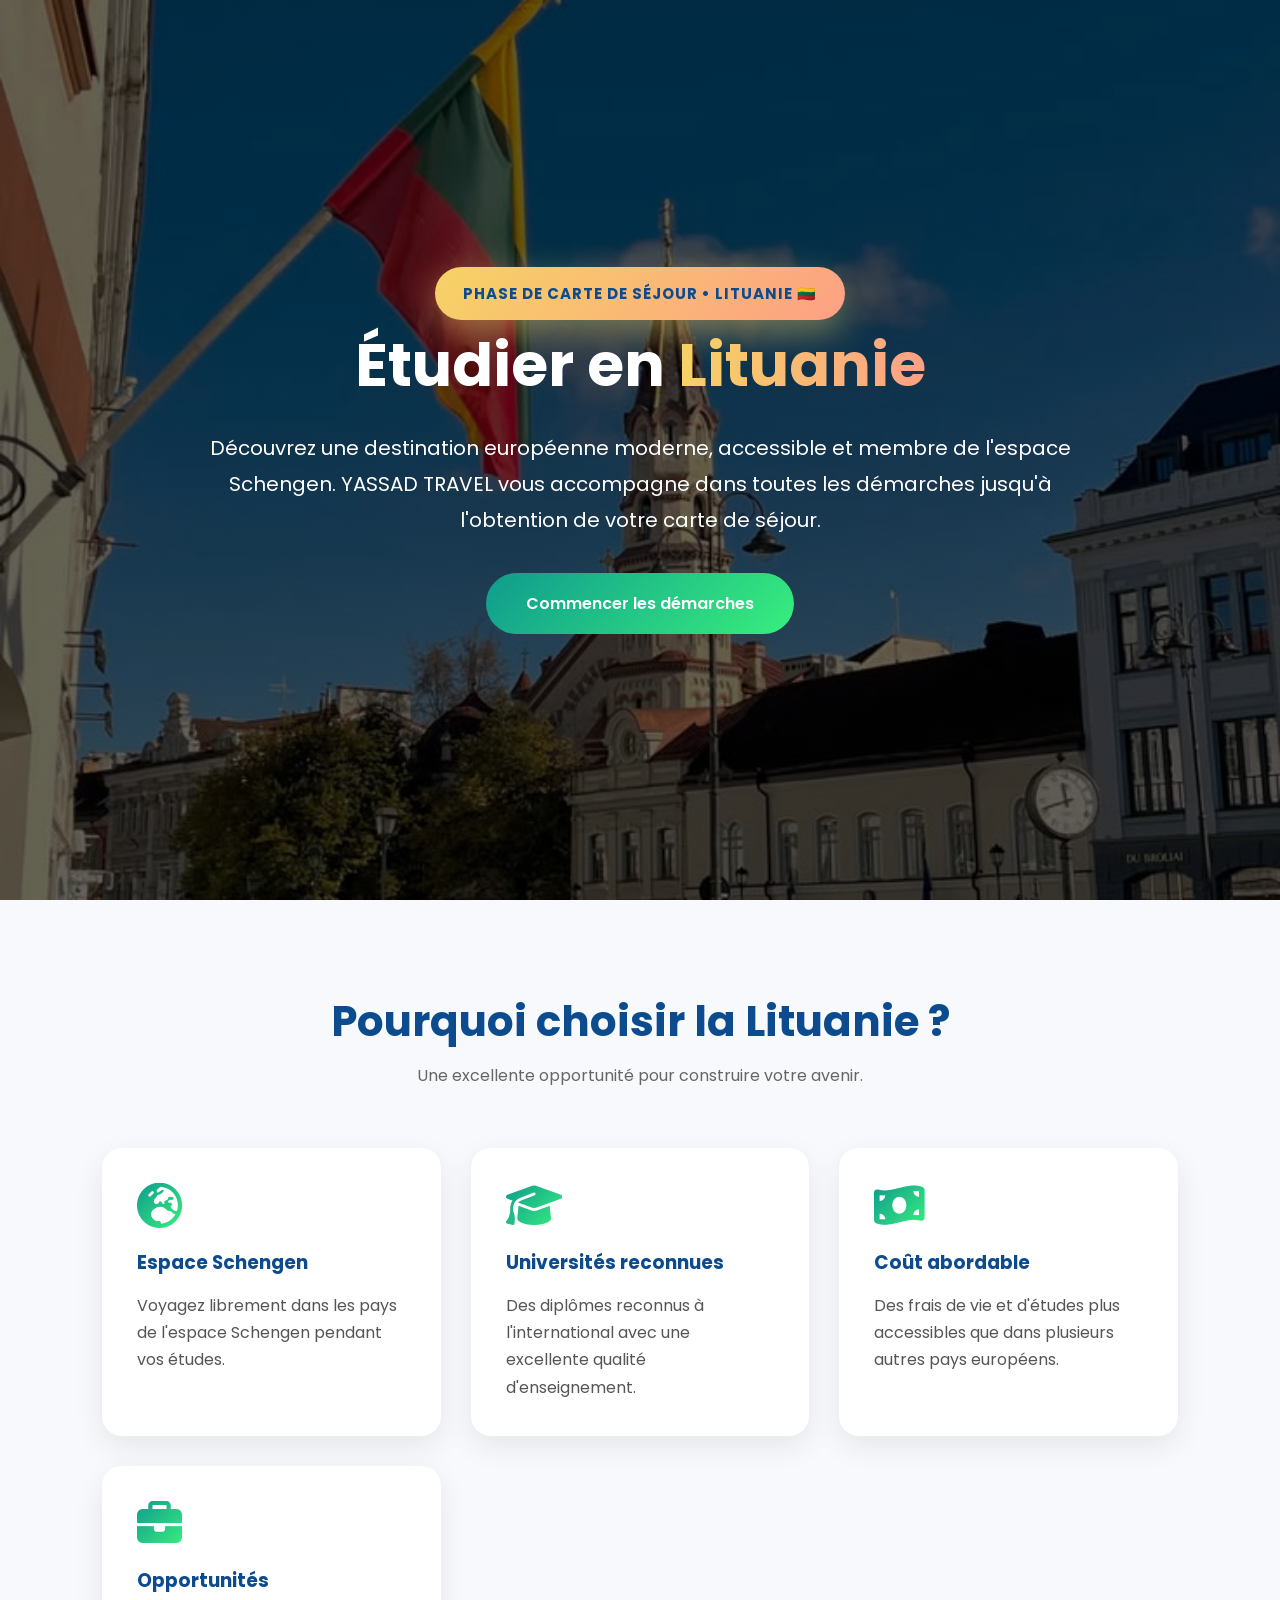
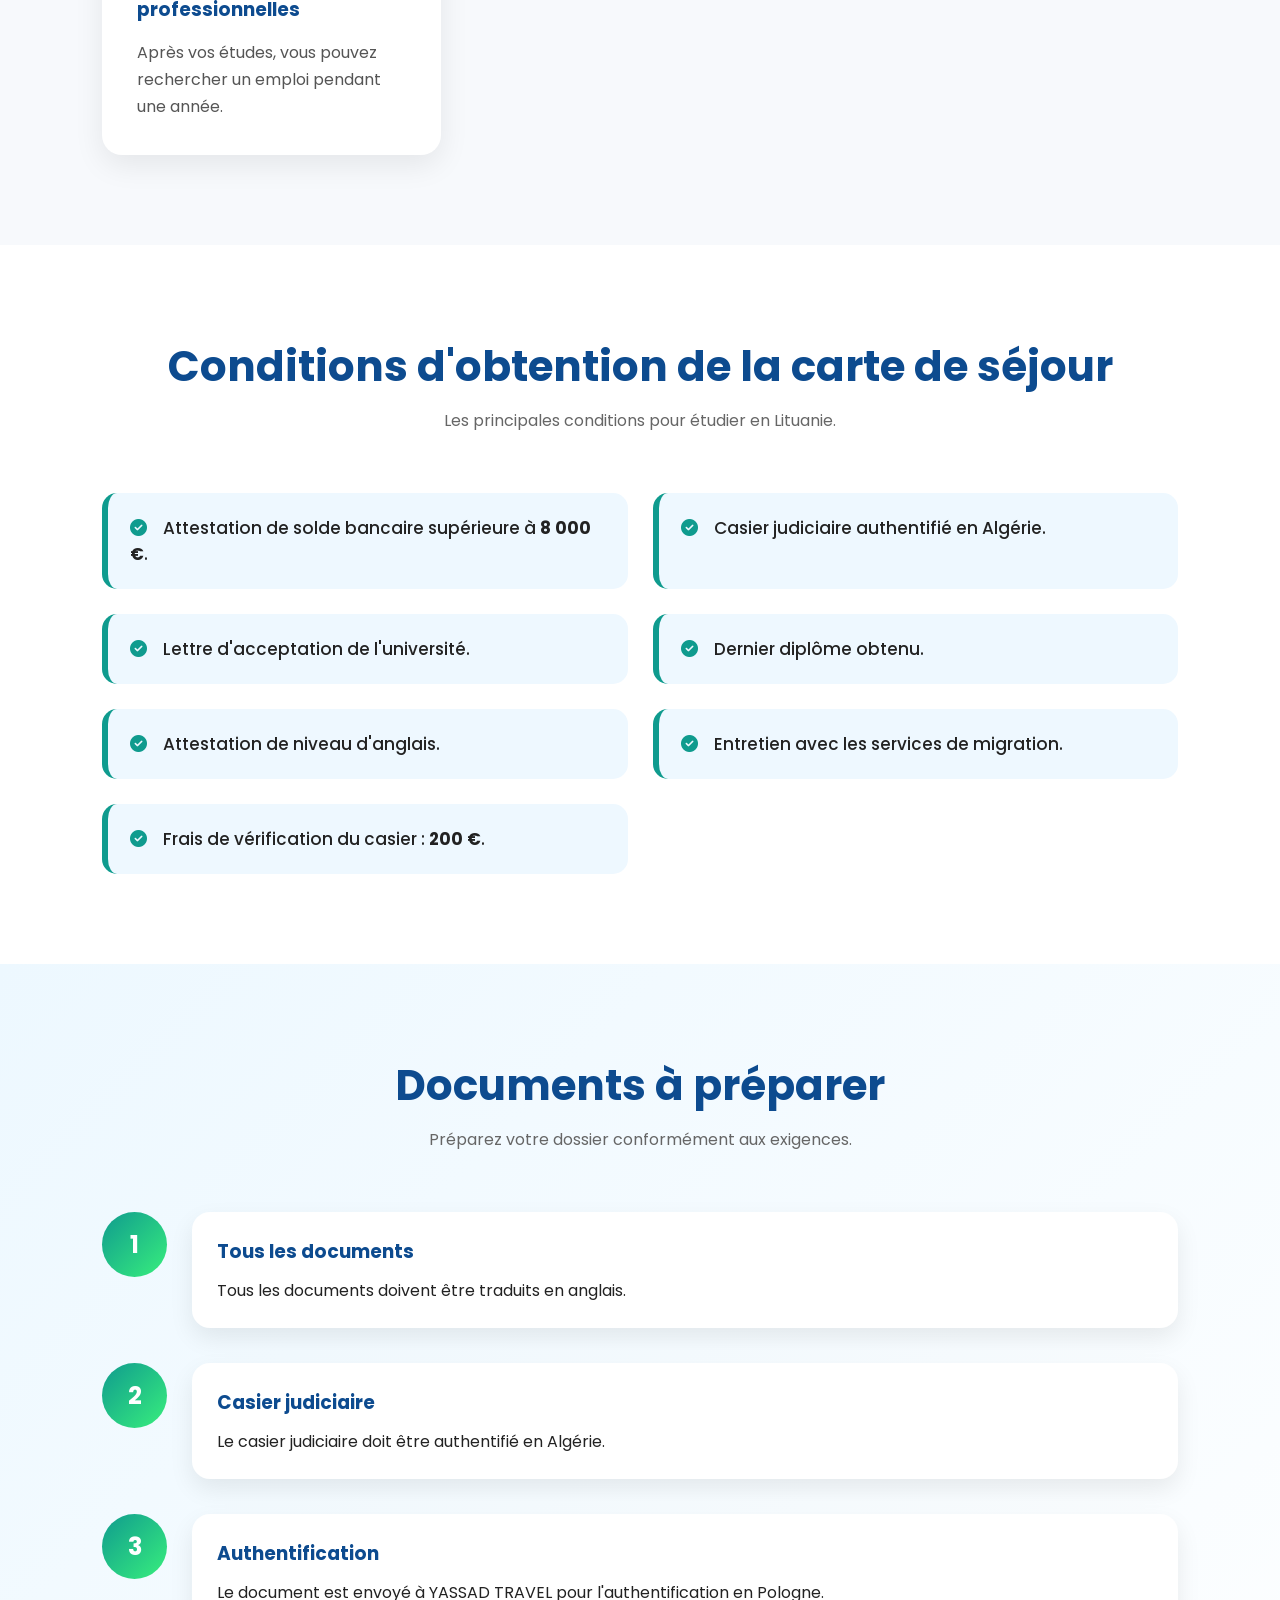
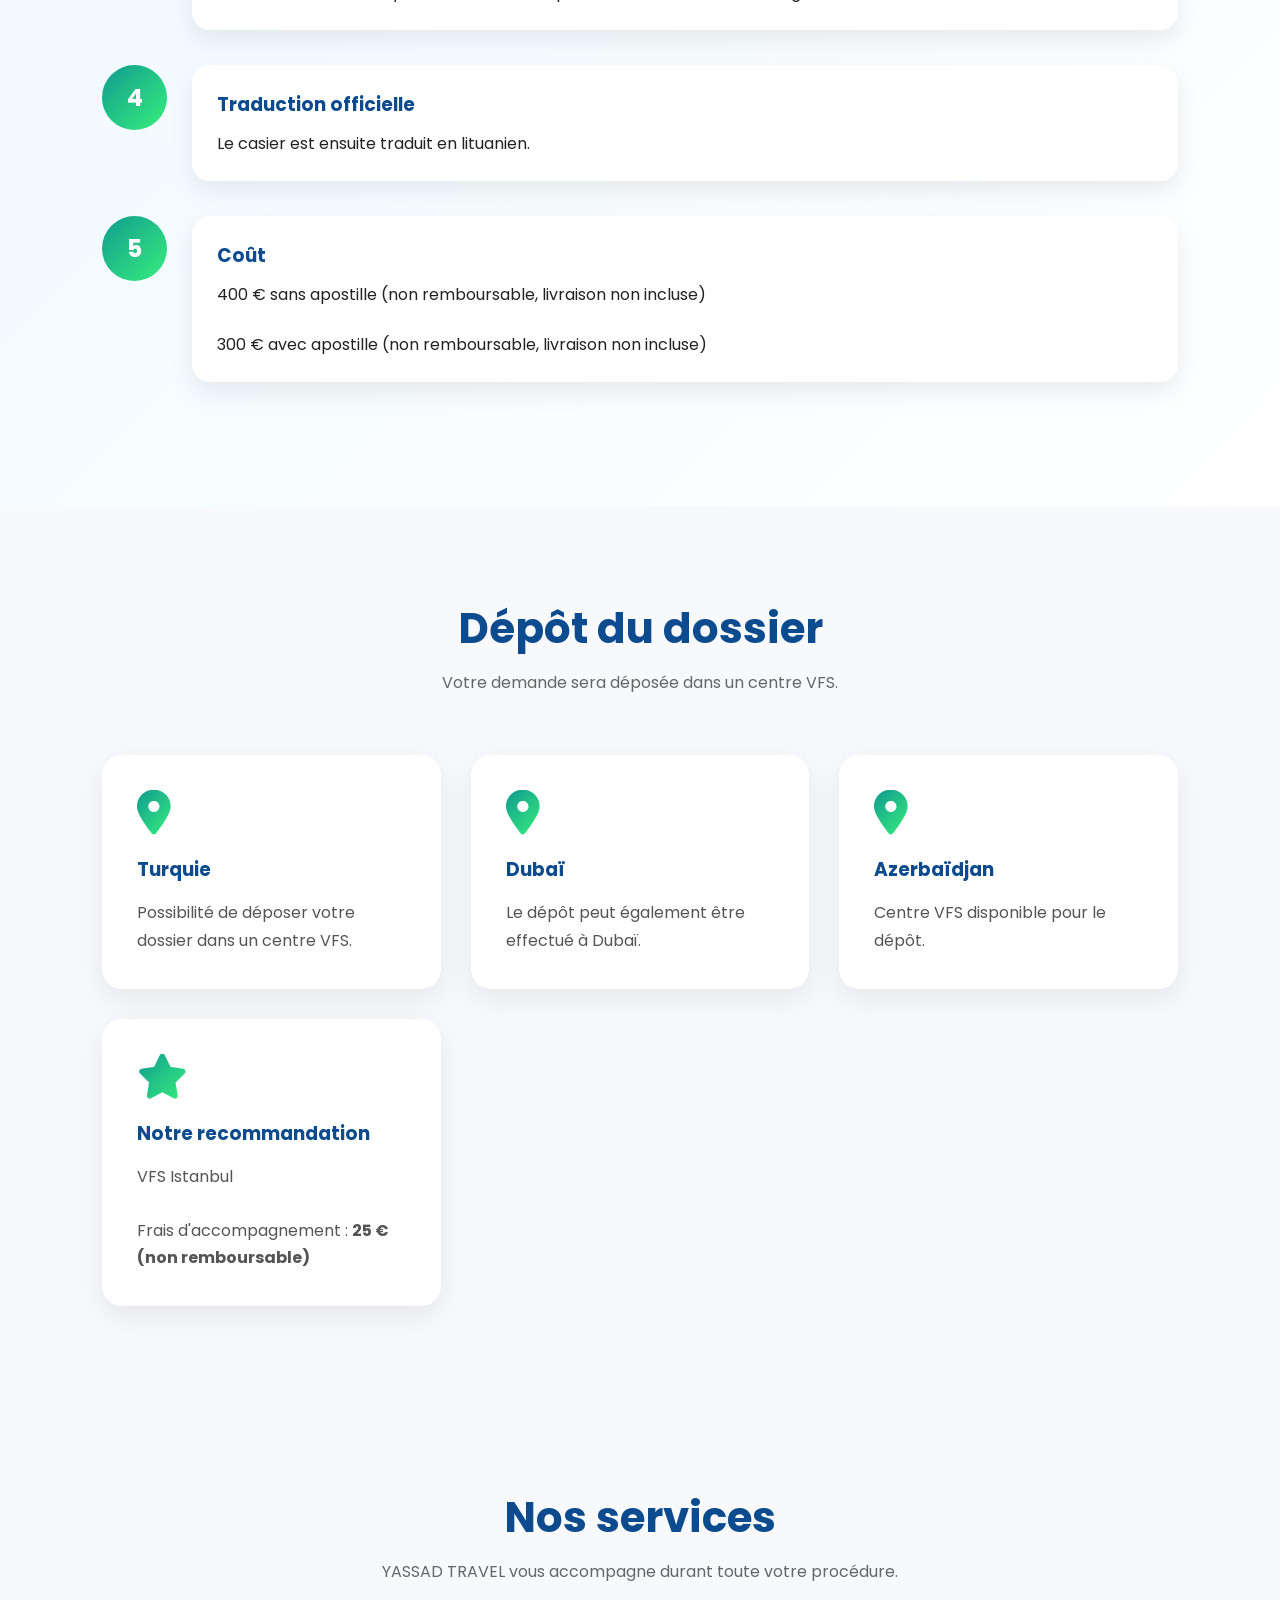
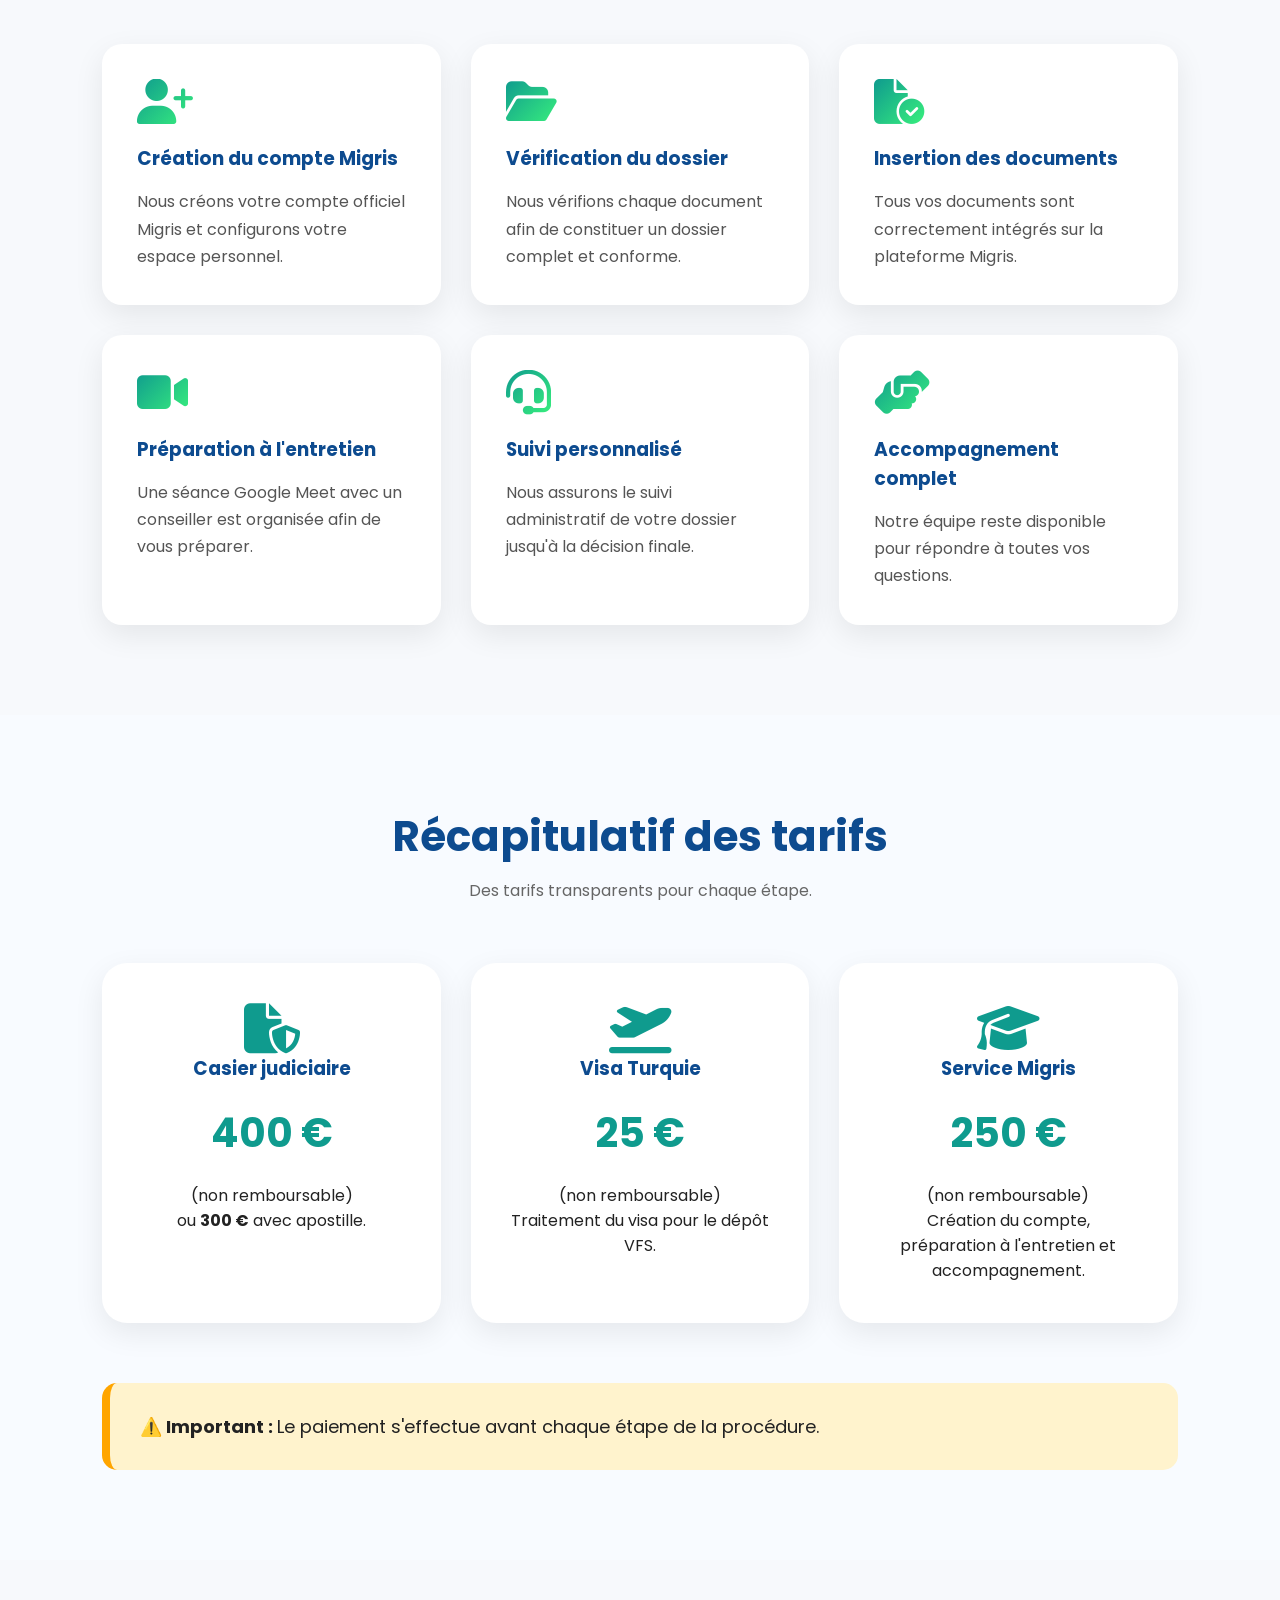
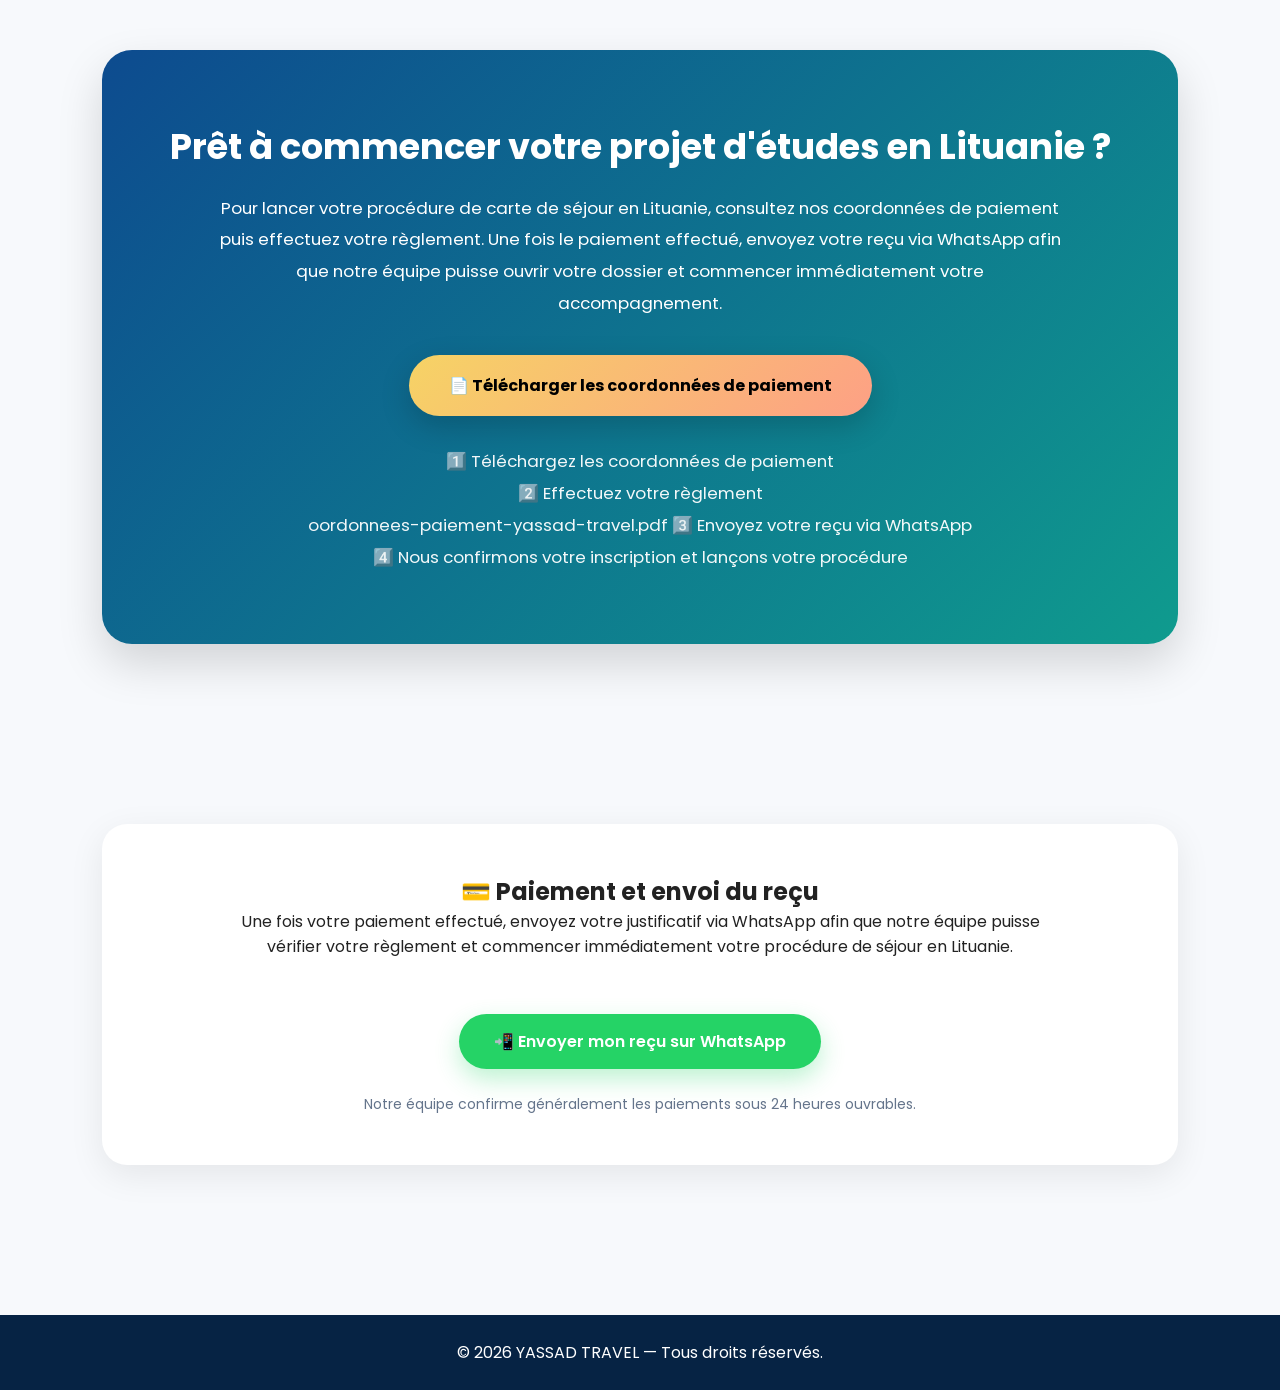
<file: visaLituanie.html>
<!DOCTYPE html>
<html lang="fr">

<head>
<meta charset="UTF-8">
<meta name="viewport" content="width=device-width, initial-scale=1.0">

<title>Étudier en Lituanie | YASSAD TRAVEL</title>

<link href="https://fonts.googleapis.com/css2?family=Poppins:wght@300;400;500;600;700&display=swap" rel="stylesheet">

<link rel="stylesheet"
href="https://cdnjs.cloudflare.com/ajax/libs/font-awesome/6.5.2/css/all.min.css">

<style>

*{
margin:0;
padding:0;
box-sizing:border-box;
scroll-behavior:smooth;
font-family:'Poppins',sans-serif;
}

body{
background:#f7f9fc;
color:#222;
overflow-x:hidden;
}

.hero{

min-height:100vh;

background:
linear-gradient(rgba(0,0,0,.55),rgba(0,0,0,.55)),
url("images/Lituanie.jpg") center/cover;

display:flex;
justify-content:center;
align-items:center;
text-align:center;
padding:40px;

}

.hero-content{

max-width:900px;
color:white;
animation:fadeUp 1.2s;

}

/* ===== Badge Carte de Séjour ===== */

.badge-sejour{

display:inline-flex;
align-items:center;
gap:12px;

padding:15px 28px;

background:linear-gradient(135deg,#f6d365,#fda085);

color:#0d4b8f;

font-weight:700;
font-size:15px;
letter-spacing:1px;
text-transform:uppercase;

border-radius:60px;

box-shadow:0 12px 35px rgba(246,211,101,.45);

animation:pulseBadge 2.5s infinite;

}

.badge-icon{

width:42px;
height:42px;

display:flex;
align-items:center;
justify-content:center;

border-radius:50%;
background:white;

font-size:20px;

box-shadow:0 5px 15px rgba(0,0,0,.15);

}

@keyframes pulseBadge{

0%{
transform:scale(1);
}

50%{
transform:scale(1.04);
}

100%{
transform:scale(1);
}

}

@media(max-width:768px){

.badge-sejour{
padding:12px 18px;
font-size:12px;
gap:10px;
}

.badge-icon{
width:34px;
height:34px;
font-size:17px;
}

}

.hero h1{

font-size:60px;
margin-bottom:20px;

}

.hero h1 span{

background:linear-gradient(90deg,#f6d365,#fda085);

-webkit-background-clip:text;
-webkit-text-fill-color:transparent;

}

.hero p{

font-size:20px;
line-height:1.8;

margin-bottom:35px;

}

.btn{

display:inline-block;

padding:18px 40px;

background:linear-gradient(135deg,#0f9b8e,#38ef7d);

color:white;

border-radius:40px;

text-decoration:none;

font-weight:600;

transition:.4s;

}

.btn:hover{

transform:translateY(-5px);

box-shadow:0 15px 35px rgba(0,0,0,.25);

}

section{

padding:90px 8%;

}

.title{

text-align:center;
margin-bottom:60px;

}

.title h2{

font-size:42px;

color:#0d4b8f;

margin-bottom:10px;

}

.title p{

color:#666;

}

.grid{

display:grid;

grid-template-columns:repeat(auto-fit,minmax(260px,1fr));

gap:30px;

}

.card{

background:white;

padding:35px;

border-radius:20px;

box-shadow:0 10px 30px rgba(0,0,0,.08);

transition:.4s;

}

.card:hover{

transform:translateY(-10px);

}

.card i{

font-size:45px;

margin-bottom:20px;

background:linear-gradient(135deg,#0f9b8e,#38ef7d);

-webkit-background-clip:text;
-webkit-text-fill-color:transparent;

}

.card h3{

margin-bottom:15px;

color:#0d4b8f;

}

.card p{

line-height:1.7;

color:#555;

}

.conditions{

background:white;

}

.list{

display:grid;

grid-template-columns:repeat(auto-fit,minmax(350px,1fr));

gap:25px;

}

.item{

background:#eef8ff;

padding:22px;

border-left:6px solid #0f9b8e;

border-radius:15px;

font-size:17px;

font-weight:500;

}

.item i{

color:#0f9b8e;

margin-right:12px;

}

.docs{

background:linear-gradient(135deg,#edf8ff,#ffffff);

}

.timeline{

position:relative;

margin-top:40px;

}

.step{

display:flex;

gap:25px;

margin-bottom:35px;

align-items:flex-start;

}

.number{

width:65px;
height:65px;

background:linear-gradient(135deg,#0f9b8e,#38ef7d);

border-radius:50%;

display:flex;

justify-content:center;

align-items:center;

font-size:24px;

font-weight:bold;

color:white;

flex-shrink:0;

}

.step-content{

background:white;

padding:25px;

border-radius:18px;

box-shadow:0 10px 25px rgba(0,0,0,.08);

width:100%;

}

.step-content h3{

margin-bottom:12px;

color:#0d4b8f;

}

.prix{

background:#f8fbff;

}

.price-grid{

display:grid;

grid-template-columns:repeat(auto-fit,minmax(260px,1fr));

gap:30px;

}

.price{

background:white;

padding:40px;

text-align:center;

border-radius:25px;

box-shadow:0 10px 30px rgba(0,0,0,.08);

transition:.4s;

}

.price:hover{

transform:scale(1.05);

}

.price h3{

color:#0d4b8f;

margin-bottom:15px;

}

.price span{

display:block;

font-size:40px;

font-weight:bold;

margin:20px 0;

color:#0f9b8e;

}

.warning{

margin-top:60px;

padding:30px;

background:#fff3cd;

border-left:8px solid orange;

border-radius:15px;

font-size:18px;

}

.contact{

background:linear-gradient(135deg,#0d4b8f,#0f9b8e);

color:white;

text-align:center;

padding:90px 20px;

}

.contact h2{

font-size:45px;

margin-bottom:20px;

}

.contact p{

font-size:20px;

margin-bottom:35px;

}

.contact a{

background:white;

color:#0d4b8f;

padding:18px 35px;

border-radius:40px;

text-decoration:none;

font-weight:600;

transition:.4s;

display:inline-block;

}

.contact a:hover{

transform:translateY(-5px);

}

footer{

background:#062344;

color:white;

text-align:center;

padding:25px;

}

@keyframes fadeUp{

from{

opacity:0;

transform:translateY(40px);

}

to{

opacity:1;

transform:translateY(0);

}

}

@media(max-width:768px){

.hero h1{

font-size:42px;

}

.title h2{

font-size:32px;

}

.contact h2{

font-size:32px;

}

}
/* ==========================================
   SECTION PAIEMENT LITUANIE
========================================== */

.payment-section{
margin-bottom:60px;
}

.payment{
background:white;
padding:50px;
border-radius:25px;
box-shadow:0 10px 35px rgba(0,0,0,.08);
}

.cta{
background:linear-gradient(135deg,#0d4b8f,#0f9b8e);
color:white;
padding:70px 50px;
border-radius:30px;
text-align:center;
box-shadow:0 20px 45px rgba(0,0,0,.15);
}

.cta h2{
font-size:2.2rem;
margin-bottom:20px;
font-weight:700;
}

.cta p{
max-width:850px;
margin:auto;
line-height:1.9;
font-size:1.05rem;
}

.btn-payment{
display:inline-block;
margin-top:35px;
background:linear-gradient(135deg,#f6d365,#fda085);
color:#000;
padding:18px 40px;
border-radius:50px;
text-decoration:none;
font-weight:700;
font-size:1rem;
transition:.3s;
box-shadow:0 10px 30px rgba(0,0,0,.18);
}

.btn-payment:hover{
transform:translateY(-4px);
box-shadow:0 15px 40px rgba(0,0,0,.25);
}

.cta-note{
margin-top:30px !important;
font-size:15px;
opacity:.95;
line-height:2;
}

/* WhatsApp */

.whatsapp{

display:inline-block;
background:#25D366;
color:white;
padding:15px 35px;
border-radius:50px;
text-decoration:none;
font-weight:600;
margin-top:25px;
transition:.3s;
box-shadow:0 10px 25px rgba(37,211,102,.3);

}

.whatsapp:hover{

transform:translateY(-3px);

box-shadow:0 15px 35px rgba(37,211,102,.45);

}

/* RESPONSIVE */

@media(max-width:992px){

.cta{

padding:50px 35px;

}

.payment{

padding:35px;

}

}

@media(max-width:768px){

.cta{

padding:40px 25px;

}

.cta h2{

font-size:1.7rem;

}

.cta p{

font-size:15px;

}

.payment{

padding:25px;

}

.btn-payment,
.whatsapp{

width:100%;
max-width:340px;
text-align:center;

}

}

@media(max-width:480px){

.cta{

padding:30px 18px;

}

.cta h2{

font-size:1.45rem;

}

.cta-note{

font-size:14px;

line-height:1.8;

}

.payment{

padding:20px;

}

}

</style>

</head>

<body>

<section class="hero">

<div class="hero-content">

<div class="badge-sejour">
    <span> PHASE de CARTE DE SÉJOUR • LITUANIE 🇱🇹</span>
</div>

<h1>
Étudier en
<span>Lituanie</span>
</h1>

<p>

Découvrez une destination européenne moderne,
accessible et membre de l'espace Schengen.
YASSAD TRAVEL vous accompagne dans toutes les démarches
jusqu'à l'obtention de votre carte de séjour.

</p>

<a href="#paiement" class="btn">
Commencer les démarches
</a>

</div>

</section>

<section>

<div class="title">

<h2>Pourquoi choisir la Lituanie ?</h2>

<p>
Une excellente opportunité pour construire votre avenir.
</p>

</div>

<div class="grid">

<div class="card">

<i class="fa-solid fa-earth-europe"></i>

<h3>Espace Schengen</h3>

<p>
Voyagez librement dans les pays de l'espace Schengen pendant vos études.
</p>

</div>

<div class="card">

<i class="fa-solid fa-graduation-cap"></i>

<h3>Universités reconnues</h3>

<p>
Des diplômes reconnus à l'international avec une excellente qualité d'enseignement.
</p>

</div>

<div class="card">

<i class="fa-solid fa-money-bill-wave"></i>

<h3>Coût abordable</h3>

<p>
Des frais de vie et d'études plus accessibles que dans plusieurs autres pays européens.
</p>

</div>

<div class="card">

<i class="fa-solid fa-briefcase"></i>

<h3>Opportunités professionnelles</h3>

<p>
Après vos études, vous pouvez rechercher un emploi pendant une année.
</p>

</div>

</div>

</section>
<!-- CONDITIONS -->

<section class="conditions" id="conditions">

<div class="title">

<h2>Conditions d'obtention de la carte de séjour</h2>

<p>
Les principales conditions pour étudier en Lituanie.
</p>

</div>

<div class="list">

<div class="item">
<i class="fa-solid fa-circle-check"></i>
Attestation de solde bancaire supérieure à <strong>8 000 €</strong>.
</div>

<div class="item">
<i class="fa-solid fa-circle-check"></i>
Casier judiciaire authentifié en Algérie.
</div>

<div class="item">
<i class="fa-solid fa-circle-check"></i>
Lettre d'acceptation de l'université.
</div>

<div class="item">
<i class="fa-solid fa-circle-check"></i>
Dernier diplôme obtenu.
</div>

<div class="item">
<i class="fa-solid fa-circle-check"></i>
Attestation de niveau d'anglais.
</div>

<div class="item">
<i class="fa-solid fa-circle-check"></i>
Entretien avec les services de migration.
</div>

<div class="item">
<i class="fa-solid fa-circle-check"></i>
Frais de vérification du casier : <strong>200 €</strong>.
</div>

</div>

</section>

<!-- DOCUMENTS -->

<section class="docs">

<div class="title">

<h2>Documents à préparer</h2>

<p>
Préparez votre dossier conformément aux exigences.
</p>

</div>

<div class="timeline">

<div class="step">

<div class="number">1</div>

<div class="step-content">

<h3>Tous les documents</h3>

<p>

Tous les documents doivent être traduits en anglais.

</p>

</div>

</div>

<div class="step">

<div class="number">2</div>

<div class="step-content">

<h3>Casier judiciaire</h3>

<p>

Le casier judiciaire doit être authentifié en Algérie.

</p>

</div>

</div>

<div class="step">

<div class="number">3</div>

<div class="step-content">

<h3>Authentification</h3>

<p>

Le document est envoyé à YASSAD TRAVEL pour
l'authentification en Pologne.

</p>

</div>

</div>

<div class="step">

<div class="number">4</div>

<div class="step-content">

<h3>Traduction officielle</h3>

<p>

Le casier est ensuite traduit en lituanien.

</p>

</div>

</div>

<div class="step">

<div class="number">5</div>

<div class="step-content">

<h3>Coût</h3>

<p>

400 € sans apostille (non remboursable, livraison non incluse)

<br><br>

300 € avec apostille (non remboursable, livraison non incluse)

</p>

</div>

</div>

</div>

</section>

<!-- DEPOT -->

<section>

<div class="title">

<h2>Dépôt du dossier</h2>

<p>
Votre demande sera déposée dans un centre VFS.
</p>

</div>

<div class="grid">

<div class="card">

<i class="fa-solid fa-location-dot"></i>

<h3>Turquie</h3>

<p>
Possibilité de déposer votre dossier dans un centre VFS.
</p>

</div>

<div class="card">

<i class="fa-solid fa-location-dot"></i>

<h3>Dubaï</h3>

<p>
Le dépôt peut également être effectué à Dubaï.
</p>

</div>

<div class="card">

<i class="fa-solid fa-location-dot"></i>

<h3>Azerbaïdjan</h3>

<p>
Centre VFS disponible pour le dépôt.
</p>

</div>

<div class="card">

<i class="fa-solid fa-star"></i>

<h3>Notre recommandation</h3>

<p>

VFS Istanbul

<br><br>

Frais d'accompagnement :
<strong>25 € (non remboursable)</strong>

</p>

</div>

</div>

</section>
<!-- SERVICES -->

<section>

    <div class="title">

        <h2>Nos services</h2>

        <p>
            YASSAD TRAVEL vous accompagne durant toute votre procédure.
        </p>

    </div>

    <div class="grid">

        <div class="card">

            <i class="fa-solid fa-user-plus"></i>

            <h3>Création du compte Migris</h3>

            <p>
                Nous créons votre compte officiel Migris et configurons votre espace personnel.
            </p>

        </div>

        <div class="card">

            <i class="fa-solid fa-folder-open"></i>

            <h3>Vérification du dossier</h3>

            <p>
                Nous vérifions chaque document afin de constituer un dossier complet et conforme.
            </p>

        </div>

        <div class="card">

            <i class="fa-solid fa-file-circle-check"></i>

            <h3>Insertion des documents</h3>

            <p>
                Tous vos documents sont correctement intégrés sur la plateforme Migris.
            </p>

        </div>

        <div class="card">

            <i class="fa-solid fa-video"></i>

            <h3>Préparation à l'entretien</h3>

            <p>
                Une séance Google Meet avec un conseiller est organisée afin de vous préparer.
            </p>

        </div>

        <div class="card">

            <i class="fa-solid fa-headset"></i>

            <h3>Suivi personnalisé</h3>

            <p>
                Nous assurons le suivi administratif de votre dossier jusqu'à la décision finale.
            </p>

        </div>

        <div class="card">

            <i class="fa-solid fa-handshake-angle"></i>

            <h3>Accompagnement complet</h3>

            <p>
                Notre équipe reste disponible pour répondre à toutes vos questions.
            </p>

        </div>

    </div>

</section>

<!-- TARIFS -->

<section class="prix">

    <div class="title">

        <h2>Récapitulatif des tarifs</h2>

        <p>
            Des tarifs transparents pour chaque étape.
        </p>

    </div>

    <div class="price-grid">

        <div class="price">

            <i class="fa-solid fa-file-shield" style="font-size:50px;color:#0f9b8e;"></i>

            <h3>Casier judiciaire</h3>

            <span>400 €</span>

            <p>
               <p> (non remboursable)</p>
                ou <strong>300 €</strong> avec apostille.
            </p>

        </div>

        <div class="price">

            <i class="fa-solid fa-plane-departure" style="font-size:50px;color:#0f9b8e;"></i>

            <h3>Visa Turquie</h3>

            <span>25 € </span>
            <p>(non remboursable)</p>

            <p>
                Traitement du visa pour le dépôt VFS.
            </p>

        </div>

        <div class="price">

            <i class="fa-solid fa-graduation-cap" style="font-size:50px;color:#0f9b8e;"></i>

            <h3>Service Migris</h3>

            <span>250 €</span>

            <p>
               <p>(non remboursable)</p> 
            
                Création du compte, préparation à l'entretien et accompagnement.
            </p>

        </div>

    </div>

    <div class="warning">

        <strong>
            ⚠️ Important :
        </strong>

        Le paiement s'effectue avant chaque étape de la procédure.

    </div>

</section>





<!-- ==========================
     PRÊT À COMMENCER
=========================== -->

<section id="paiement" >

<div class="container">

<div class="cta">

<h2>
 Prêt à commencer votre projet d'études en Lituanie ?
</h2>

<p>

Pour lancer votre procédure de carte de séjour en Lituanie,
consultez nos coordonnées de paiement puis effectuez votre règlement.

Une fois le paiement effectué, envoyez votre reçu via WhatsApp afin que notre équipe puisse ouvrir votre dossier et commencer immédiatement votre accompagnement.

</p>

<a
href="documents/c"
target="_blank"
class="btn-payment">

📄 Télécharger les coordonnées de paiement

</a>

<p class="cta-note">

1️⃣ Téléchargez les coordonnées de paiement<br>

2️⃣ Effectuez votre règlement<br>oordonnees-paiement-yassad-travel.pdf

3️⃣ Envoyez votre reçu via WhatsApp<br>

4️⃣ Nous confirmons votre inscription et lançons votre procédure

</p>

</div>

</div>

</section>

<!-- ==========================
     PAIEMENT
=========================== -->

<section class="payment-section">

<div class="container">

<div class="payment">

<h2 class="section-title" style="text-align:center;">
💳 Paiement et envoi du reçu
</h2>

<p style="text-align:center;max-width:800px;margin:auto;">

Une fois votre paiement effectué, envoyez votre justificatif via WhatsApp afin que notre équipe puisse vérifier votre règlement et commencer immédiatement votre procédure de séjour en Lituanie.

</p>

<div style="text-align:center;margin-top:30px;">

<a
href="https://wa.me/213549462589"
target="_blank"
class="whatsapp">

📲 Envoyer mon reçu sur WhatsApp

</a>

</div>

<p style="margin-top:25px;text-align:center;font-size:14px;color:#64748b;">

Notre équipe confirme généralement les paiements sous 24 heures ouvrables.

</p>

</div>

</div>

</section>

<footer>

    © 2026 YASSAD TRAVEL — Tous droits réservés.

</footer>

</body>

</html>
</file>
<file: style.css>
/* =========================
   RESET
========================= */

html {
    scroll-behavior: smooth;
}

* {
    margin: 0;
    padding: 0;
    box-sizing: border-box;
}
img{
    max-width:100%;
    height:auto;
    display:block;
}

body{
    background:#f7f4f2;
}

section{
    width:100%;
}

.container{
    width:min(1200px,90%);
    margin:auto;
}

/* =========================
   HERO
========================= */

.hero{
    position:relative;
    width:100%;
    min-height:100vh;
    padding:28px 60px 50px;
    overflow:hidden;
    color:white;
}

/* BACKGROUND IMAGE */

.hero::before{
    content:"";
    position:absolute;
    inset:0;
    background:
    linear-gradient(
        rgba(8,4,25,0.48),
        rgba(8,4,25,0.58)
    ),
    url("images/hero.jpg");
    background-size:cover;
    background-position:center;
    z-index:-2;
    animation:zoomBackground 18s ease-in-out infinite alternate;
}

/* DARK OVERLAY */

.hero::after{
    content:"";
    position:absolute;
    inset:0;
    background:
    linear-gradient(
        90deg,
        rgba(8,4,25,0.70) 0%,
        rgba(8,4,25,0.28) 50%,
        rgba(8,4,25,0.60) 100%
    );
    z-index:-1;
}

/* BACKGROUND ANIMATION */

@keyframes zoomBackground{
    0%{ transform:scale(1); }
    100%{ transform:scale(1.08); }
}

/* =========================
   NAVBAR
========================= */

.navbar{
    display:flex;
    align-items:center;
    justify-content:space-between;
    padding-top:8px;
}

/* LOGO */

.logo{
    display:flex;
    align-items:center;
    gap:14px;
    width:auto;
}

.logo img{
    width:68px;
    object-fit:contain;
}

/* LOGO TEXT */

.logo-text{
    display:flex;
    flex-direction:column;
}

.logo-text h1{
    font-family:'Cormorant Garamond', serif;
    font-size:34px;
    font-weight:600;
    line-height:1;
    letter-spacing:2px;
    text-transform:uppercase;
    white-space:nowrap;
    background:linear-gradient(
        180deg,
        #f7d68d 0%,
        #d4a04c 45%,
        #8c5a1f 100%
    );
    -webkit-background-clip:text;
    -webkit-text-fill-color:transparent;
}

.logo-text p{
    margin-top:8px;
    color:rgba(255,255,255,0.55);
    font-size:10px;
    letter-spacing:6px;
    font-weight:300;
}

/* MENU */

.nav-links{
    display:flex;
    align-items:center;
    list-style:none;
    gap:28px;
}

.nav-links a{
    color:white;
    text-decoration:none;
    font-size:16px;
    font-weight:400;
    transition:0.3s;
}

.nav-links a:hover{
    color:#d9aa5f;
}

/* ACTIVE */

.active{
    color:#d9aa5f !important;
    position:relative;
}

.active::after{
    content:"";
    position:absolute;
    left:0;
    bottom:-10px;
    width:34px;
    height:3px;
    border-radius:50px;
    background:#d9aa5f;
}

/* BUTTON */

.btn-rdv{
    display:flex;
    align-items:center;
    gap:10px;
    padding:10px 10px;
    border-radius:50px;
    background:
    linear-gradient(
        135deg,
        #8b5cf6,
        #5b2cc9
    );
    color:white;
    text-decoration:none;
    font-size:12px;
    font-weight:500;
    border:1px solid rgba(255,255,255,0.12);
    box-shadow:0 0 22px rgba(123,77,255,0.35);
    transition:0.3s;
}

.btn-rdv:hover{
    transform:translateY(-2px);
}


/* =========================
   HERO CONTENT
========================= */

.hero-content{
    margin-top:90px;
    width:100%;
    max-width:850px;
}
/* BADGE */

.badge{
    display:inline-flex;
    align-items:center;
    gap:12px;
    padding:16px 28px;
    border-radius:50px;
    border:1px solid rgba(217,170,95,0.4);
    background:rgba(255,255,255,0.04);
    backdrop-filter:blur(8px);
    color:#f0c26f;
    margin-bottom:35px;
}

/* TITLE */

.hero-content h2{
    font-family:'Cormorant Garamond', serif;
    font-size:50px;
    line-height:0.98;
    font-weight:600;
    letter-spacing:-2px;
}

.gradient{
    background:
    linear-gradient(
        90deg,
        #a965ff,
        #f0c26f
    );
    -webkit-background-clip:text;
    -webkit-text-fill-color:transparent;
}

/* TEXT */

.hero-content p{
    width:100%;
    max-width:700px;
}

/* BUTTONS */

.hero-buttons{
    margin-top:45px;
    display:flex;
    gap:25px;
}

/* PRIMARY */

.btn-primary{
    padding:22px 40px;
    border-radius:50px;
    border:2px solid #d9aa5f;
    color:#f0c26f;
    text-decoration:none;
    font-size:20px;
    font-weight:600;
    transition:0.3s;
}

.btn-primary:hover{
    background:#d9aa5f;
    color:#0d071f;
}

/* VIDEO */

.btn-video{
    padding:22px 38px;
    border-radius:50px;
    border:2px solid rgba(255,255,255,0.2);
    background:rgba(255,255,255,0.03);
    backdrop-filter:blur(10px);
    color:white;
    text-decoration:none;
    display:flex;
    align-items:center;
    gap:15px;
    font-size:20px;
}

/* =========================
   FEATURES
========================= */

.features{
    margin-top:70px;
    display:grid;
    grid-template-columns:repeat(4,1fr);
    gap:25px;
    background:rgba(8,4,28,0.65);
    backdrop-filter:blur(15px);
    border-radius:30px;
    padding:35px;
    border:1px solid rgba(255,255,255,0.08);
}

.feature{
    display:flex;
    align-items:flex-start;
    gap:20px;
}

.feature i{
    font-size:42px;
    color:#d9aa5f;
}

.feature h4{
    font-size:24px;
    margin-bottom:10px;
}

.feature p{
    color:#d0d0d0;
    font-size:18px;
    line-height:1.6;
}

/* =========================
   DESTINATIONS
========================= */

.destinations{
    background:#f7f4f2;
    border-radius: 0;
    padding:40px 20px;
    display:flex;
    gap:35px;
    transform: none;
}

/* LEFT */

.dest-left{
    flex:1;
}

.cards{
    flex:2;
}

.mini-title{
    color:#c9964d;
    letter-spacing:3px;
    font-size:15px;
    font-weight:600;
    margin-bottom:25px;
}

.dest-left h3{
    font-family:'Cormorant Garamond', serif;
      font-size:clamp(34px,5vw,68px);
    line-height:1.1;
    color:#1f173b;
}

.dest-left p{
    margin-top:25px;
    font-size:22px;
    line-height:1.7;
    color:#666;
}

/* BUTTON */

.dest-btn{
    display:inline-block;
    margin-top:35px;
    padding:22px 35px;
    border-radius:50px;
    background:#090522;
    color:#f0c26f;
    text-decoration:none;
    font-size:20px;
    font-weight:600;
    transition:0.3s;
}

.dest-btn:hover{
    transform:translateY(-3px);
}

/* CARDS */

.cards{
    width:67%;
    display:grid;
    grid-template-columns:repeat(4,1fr);
    gap:22px;
}

/* CARD */

.card{
    background:white;
    border-radius:28px;
    overflow:hidden;
    box-shadow:0 10px 30px rgba(0,0,0,0.08);
    transition:0.4s;
}

.card:hover{
    transform:translateY(-10px);
}

.card img{
    width:100%;
    height:170px;
    object-fit:cover;
}

/* CARD CONTENT */

.card-content{
    padding:24px;
}

.card-content h4{
    font-family:'Cormorant Garamond', serif;
    font-size:34px;
    color:#231942;
    margin-bottom:12px;
}

.card-content p{
    color:#666;
    font-size:18px;
    line-height:1.6;
}

.card-content a{
    display:inline-block;
    margin-top:20px;
    color:#7b4dff;
    text-decoration:none;
    font-size:18px;
    font-weight:600;
}

/* =========================
   FOOTER CONTACT
========================= */

.contact-footer{
    background: linear-gradient(180deg, #081B3A 0%, #0D2348 100%);
    padding:0px;
    box-shadow: inset 0 12px 35px rgba(0,0,0,.25);
}



.contact-container {
    max-width: 1200px;
    margin: 0 auto;
     padding:60px 40px;
}

/* HEADER */

.contact-header {
    text-align: center;
    margin-bottom: 70px;
}

.contact-header .mini-title {
       color:#d9aa5f;
    letter-spacing: 3px;
    font-size: 15px;
    font-weight: 600;
    margin-bottom: 25px;
}

.contact-header h3 {
    font-family: 'Cormorant Garamond', serif;
   font-size:clamp(34px,5vw,68px);
    line-height: 1.1;
  color:#ffffff;
    margin-bottom: 25px;
}

.contact-header p {
    font-size: 20px;
    line-height: 1.7;
   color:rgba(255,255,255,.75);
    max-width: 700px;
    margin: 0 auto;
}

/* CONTACT CARDS */

.contact-cards {
    display: grid;
    grid-template-columns: repeat(2, 1fr);
    gap: 25px;
    margin-bottom: 60px;
}

.contact-card{
    display:flex;
    align-items:center;
    gap:12px;
    padding:18px 15px;
    background:white;
    border-radius:20px;
    border:2px solid transparent;
    text-decoration:none;
    transition:all .4s;
    position:relative;
    overflow:hidden;
    box-shadow:0 10px 30px rgba(0,0,0,.08);
      width:100%;
}

.contact-card::before {
    content: '';
    position: absolute;
    top: 0;
    left: -100%;
    width: 100%;
    height: 100%;
    background: linear-gradient(90deg, transparent, rgba(255,255,255,0.3), transparent);
    transition: 0.5s;
}

.contact-card:hover::before {
    left: 100%;
}

.contact-card:hover {
    transform: translateY(-8px);
    box-shadow: 0 20px 40px rgba(0, 0, 0, 0.15);
}

/* ICON */

.contact-icon {
    width: 70px;
    height: 70px;
    display: flex;
    align-items: center;
    justify-content: center;
    border-radius: 18px;
    font-size: 32px;
    flex-shrink: 0;
}

/* INSTAGRAM */
.instagram .contact-icon {
    background: linear-gradient(135deg, #833ab4, #fd1d1d, #fcb045);
    color: white;
}

.instagram:hover {
    border-color: #fd1d1d;
}

/* TIKTOK */
.tiktok .contact-icon {
    background: linear-gradient(135deg, #000000, #69C9D0);
    color: rgb(237, 230, 230);
}

.tiktok:hover {
    border-color: #69C9D0;
}

/* EMAIL */
.email .contact-icon {
    background: linear-gradient(135deg, #d9aa5f, #f0c26f);
    color: white;
}

.email:hover {
    border-color: #d9aa5f;
}

/* WHATSAPP */
.whatsapp .contact-icon {
    background: linear-gradient(135deg, #25D366, #128C7E);
    color: white;
}

.whatsapp:hover {
    border-color: #25D366;
}

/* INFO */

.contact-info{
    flex:1;
     min-width:0;
     overflow:hidden;
    display:flex;
    flex-direction:column;
    justify-content:center;
  width:calc(100% - 75px);
}

.contact-info h4{
    margin:0 0 6px;
    font-size:17px;
    font-weight:600;
    color:#1f173b;
    line-height:1.2;
}
.contact-info p{
    font-size:13px;
    line-height:1.3;
    overflow-wrap:anywhere;
    word-break:break-word;
}
/* ARROW */

.contact-arrow {
    font-size: 22px;
    color: #d9aa5f;
    transition: 0.3s;
}

.contact-card:hover .contact-arrow {
    transform: translateX(5px);
}

/* CTA SECTION */

.contact-cta{
    background:linear-gradient(135deg,#41233d,#a9a1a5);
    padding:55px 60px;
    border-radius:0;
    margin:0;
    display:flex;
    justify-content:space-between;
    align-items:center;
}

.cta-content h4 {
    font-family: 'Cormorant Garamond', serif;
    font-size: 38px;
    color: white;
    margin-bottom: 10px;
}

.cta-content p {
    font-size: 18px;
    color: rgba(255, 255, 255, 0.7);
}

.cta-btn {
    display: inline-flex;
    align-items: center;
    gap: 15px;
    padding: 20px 40px;
    background: linear-gradient(135deg, #d9aa5f, #f0c26f);
    border-radius: 50px;
    color: #1f173b;
    text-decoration: none;
    font-size: 18px;
    font-weight: 600;
    white-space: nowrap;
    transition: 0.3s;
}

.cta-btn:hover {
    transform: translateY(-3px);
    box-shadow: 0 10px 30px rgba(217, 170, 95, 0.4);
}
/* Alignement du texte des boutons */

.btn-primary,
.btn-video,
.btn-rdv,
.dest-btn,
.cta-btn{
    display:flex;
    justify-content:center;
    align-items:center;
    text-align:center;
    cursor:pointer;
}


/* =========================
   RESPONSIVE
========================= */

@media(max-width:1400px){

    .hero-content h2{
        font-size:75px;
    }

    .cards{
        grid-template-columns:repeat(2,1fr);
    }

    .destinations{
        flex-direction:column;
    }

    .dest-left,
    .cards{
        width:100%;
    }
}
/* =========================
   BOTTOM FOOTER
========================= */

.bottom-footer{
    text-align:center;
    padding:20px 10px 10px;
    font-size:14px;
    color:#999;
    background:#ffffff;
}

@media(max-width:1000px){

    .hero{
    padding:30px 5%;
}
    .navbar{
        flex-direction:column;
        gap:30px;
    }

    .nav-links{
        flex-wrap:wrap;
        justify-content:center;
    }

    .hero-content{
        width:100%;
    }

    .hero-content h2{
        font-size:58px;
    }

    .hero-content p{
        width:100%;
        font-size:20px;
    }

    .features{
        grid-template-columns:1fr;
    }

    .cards{
        grid-template-columns:1fr;
    }

    .contact-footer{
        padding:60px 30px;
    }

    .contact-cards{
        grid-template-columns:1fr;
    }

    .contact-cta{
        flex-direction:column;
        text-align:center;
        padding:40px 30px;
    }
}
/*=========================
SERVICES PAGE
=========================*/

.services-page{
    min-height:100vh;
    background:#F8F5F1;
    padding:50px 60px 80px;
}

.services-logo{
    display:flex;
    align-items:center;
    gap:15px;
}

.services-logo img{
    width:70px;
}

.services-logo-text h1{
    font-family:'Cormorant Garamond',serif;
    font-size:34px;
    letter-spacing:2px;

    background:linear-gradient(
        180deg,
        #f7d68d,
        #d4a04c,
        #8c5a1f
    );

    -webkit-background-clip:text;
    -webkit-text-fill-color:transparent;
}

.services-logo-text p{
    color:rgba(255,255,255,.5);
    font-size:10px;
    letter-spacing:5px;
}

.services-title{
    text-align:center;
    margin:70px 0;
}

.services-title span{
    color:#d9aa5f;
    letter-spacing:4px;
    font-weight:600;
}

.services-title h2{
    margin-top:20px;
    color:#1F173B;
    font-family:'Cormorant Garamond',serif;
    font-size:65px;
}

.services-title p{
    margin-top:20px;
    color:#777;
    font-size:18px;
}

.services-cards{
    display:grid;
    grid-template-columns:repeat(4,1fr);
    gap:25px;
}

.service-card{
    background:white;
    border-radius:28px;
    overflow:hidden;
    transition:.4s;
    box-shadow:0 15px 35px rgba(0,0,0,0.08);
}

.service-card:hover{
    transform:translateY(-10px);
    box-shadow:0 25px 50px rgba(0,0,0,0.12);
}
.service-image{
    position:relative;
}

.service-image img{
    width:100%;
    height:230px;
    object-fit:cover;
}

.status{
    position:absolute;
    top:18px;
    right:18px;
    padding:8px 18px;
    border-radius:50px;
    backdrop-filter:blur(12px);
    background:rgba(255,255,255,.15);
    border:1px solid rgba(255,255,255,.4);
    color:white;
    font-size:12px;
    font-weight:600;
    letter-spacing:1px;
}

.available{
    background:rgba(0,180,90,.25);
}

.soon{
    background:rgba(255,170,0,.25);
}

.service-content{
    padding:28px;
}

.service-content h3{
    font-family:'Cormorant Garamond',serif;
    color:#231942;
    font-size:38px;
    margin-bottom:15px;
}

.service-content p{
    color:#666;
    font-size:18px;
    line-height:1.7;
}

@media(max-width:1200px){

.services-cards{
grid-template-columns:repeat(2,1fr);
}

}

@media(max-width:700px){

    .services-cards{
        grid-template-columns:1fr;
    }

    .services-title h2{
        font-size:45px;
    }

}

/* carte cliquable */
.service-card{
    text-decoration:none;
    color:inherit;
    display:block;
}



/*=========================
FRANCE PAGE
=========================*/

/* Bouton Retour */

.back-btn{
    position:fixed;
    top:25px;
    left:25px;

    width:48px;
    height:48px;

    display:flex;
    justify-content:center;
    align-items:center;

    border-radius:50%;
    background:rgba(255,255,255,.15);
    backdrop-filter:blur(12px);
    border:1px solid rgba(255,255,255,.25);

    color:white;
    text-decoration:none;
    font-size:18px;

    transition:.3s;
    z-index:999;
}

.back-btn:hover{
    background:#d9aa5f;
    color:#090522;
    transform:translateX(-4px);
}

.france-page{

    min-height:72vh;

    background:
    linear-gradient(
        rgba(57,63,75,.55),
        rgba(199,189,146,.45)
    ),
    url("images/france-bg.jpg");

    background-size:cover;
    background-position:center;
    background-repeat:no-repeat;

    position:relative;
}
.france-overlay{
    position:absolute;
    left:60px;
    bottom:70px;
    color:white;
}

.france-overlay span{
    display:inline-block;
    padding:8px 18px;
    border-radius:50px;
    background:rgba(255,255,255,.15);
    backdrop-filter:blur(12px);
    letter-spacing:2px;
}

.france-overlay h1{
    margin-top:20px;
    font-family:'Cormorant Garamond',serif;
      font-size:clamp(40px,6vw,75px);
}

.france-overlay p{
    margin-top:15px;
    font-size:20px;
    max-width:600px;
}

.france-services{
    background:#f8f5f1;
    padding:80px 60px;
    display:grid;
    grid-template-columns:repeat(5,1fr);
    gap:22px;
}

.france-box{
    background:white;
    border-radius:28px;
    padding:35px 25px;
    text-align:center;
    box-shadow:0 12px 35px rgba(0,0,0,.08);
    transition:.35s;
    cursor:pointer;
    position:relative;
    overflow:hidden;
}

.france-box::before{
    content:"";
    position:absolute;
    top:0;
    left:0;
    width:100%;
    height:4px;
    background:linear-gradient(90deg,#1f4fff,#ffffff,#ff4040);
}

.france-box:hover{
    transform:translateY(-10px);
    box-shadow:0 25px 50px rgba(0,0,0,.15);
}

.france-icon{
    width:75px;
    height:75px;
    margin:0 auto 25px;
    border-radius:50%;
    background:#08286f;
    color:white;
    display:flex;
    align-items:center;
    justify-content:center;
    font-size:34px;
    box-shadow:0 10px 20px rgba(8,40,111,.25);
}

.france-box h3{
    font-family:'Cormorant Garamond',serif;
    font-size:34px;
    color:#13235b;
    margin-bottom:15px;
}

.france-box p{
    color:#666;
    line-height:1.7;
    font-size:15px;
    margin-bottom:25px;
}

.france-box a{
    text-decoration:none;
    color:#2058ff;
    font-weight:600;
}

.france-box a:hover{
    letter-spacing:1px;
}

/* ==========================
   FRANCE RESPONSIVE
========================== */

@media (max-width:992px){

    .france-services{
        grid-template-columns:repeat(2,1fr);
        padding:60px 30px;
    }

}

@media (max-width:768px){

    .france-page{
        min-height:70vh;
    }

    .services-logo{
        padding:20px;
    }

    .services-logo img{
        width:55px;
    }

    .services-logo-text h1{
        font-size:24px;
    }

    .services-logo-text p{
        font-size:8px;
        letter-spacing:2px;
    }

    .france-overlay{
        left:20px;
        right:20px;
        bottom:30px;
    }

    .france-overlay span{
        font-size:11px;
        letter-spacing:1px;
    }

    .france-overlay h1{
        font-size:40px;
        line-height:1.15;
    }

    .france-overlay p{
        font-size:16px;
        line-height:1.6;
    }

    .france-services{
        grid-template-columns:1fr;
        padding:40px 20px;
    }

    .france-box{
        padding:30px 20px;
    }

    .france-icon{
        width:65px;
        height:65px;
        font-size:28px;
    }

    .france-box h3{
        font-size:28px;
    }

    .back-btn{
        width:42px;
        height:42px;
        top:15px;
        left:15px;
    }
.services-logo{
    display:flex;
    align-items:center;
    gap:10px;
}

.services-logo img{
    width:55px;
}

.services-logo-text h1{
    font-size:24px;
    letter-spacing:1px;
}

.services-logo-text p{
    font-size:8px;
    letter-spacing:2px;
}
.france-services{
    grid-template-columns:1fr;
    padding:40px 20px;
    gap:20px;
}

.france-box{
    padding:30px 20px;
}

.france-box h3{
    font-size:28px;
}

.france-box p{
    font-size:16px;
}

.france-icon{
    width:65px;
    height:65px;
    font-size:30px;
}
}



/* =========================
   POPUP START NOW
========================= */


.popup-overlay{

    position:fixed;
    inset:0;

    background:rgba(0,0,0,0.65);

    backdrop-filter:blur(8px);

    display:none;

    align-items:center;

    justify-content:center;

    z-index:9999;

}



.popup-box{

    width: 90%;
      max-width:420px;

    background:
    linear-gradient(
        145deg,
        #ffffff,
        #f8f3ec
    );

    padding:45px;

    border-radius:35px;

    text-align:center;

    position:relative;

    animation:popupShow .5s ease;

    box-shadow:
    0 30px 80px rgba(0,0,0,.3);

}



@keyframes popupShow{

    from{

        transform:scale(.7);

        opacity:0;

    }


    to{

        transform:scale(1);

        opacity:1;

    }

}




.close-popup{

    position:absolute;

    right:25px;

    top:15px;

    font-size:35px;

    cursor:pointer;

    color:#8c5a1f;

}



.popup-icon{

    width:90px;

    height:90px;

    margin:auto;

    border-radius:50%;


    display:flex;

    align-items:center;

    justify-content:center;


    font-size:40px;

    color:white;


    background:
    linear-gradient(
        135deg,
        #8b5cf6,
        #d9aa5f
    );


    margin-bottom:25px;

}



.popup-box h2{


    font-family:'Cormorant Garamond',serif;

    font-size:42px;

    color:#1f173b;

    margin-bottom:15px;

}



.popup-box p{


    color:#666;

    font-size:18px;

    line-height:1.7;

}


.popup-buttons{
    margin-top:30px;
    display:flex;
    justify-content:center;
}




.popup-buttons a{
    width:100%;
    max-width:420px;
    text-align:center;
    text-decoration:none;
    padding:18px;
    border-radius:50px;
    background:linear-gradient(135deg,#090522,#7b4dff);
    color:white;
    font-weight:600;
    transition:.3s;
}

.popup-buttons a:hover{
    transform:translateY(-4px);
    box-shadow:0 15px 30px rgba(123,77,255,.3);
}


@media(max-width:600px){


.popup-box{

width:90%;

padding:30px;

}


.popup-box h2{

font-size:32px;

}


}


/* ===================================
   MOBILE RESPONSIVE
=================================== */

@media (max-width:768px){

/* HERO */

.hero{
    padding:20px;
    min-height:auto;
}

/* NAVBAR */

.navbar{
    flex-direction:column;
    gap:25px;
}

.logo{
    justify-content:center;
}

.logo-text h1{
    font-size:28px;
}

.logo-text p{
    letter-spacing:3px;
    text-align:center;
}

/* MENU */

.nav-links{
    flex-wrap:wrap;
    justify-content:center;
    gap:15px;
}

.nav-links a{
    font-size:15px;
}

/* BOUTON RDV */

.btn-rdv{
    width:100%;
    justify-content:center;
}

/* HERO */

.hero-content{
    margin-top:50px;
    text-align:center;
}

.badge{
    margin:auto;
    margin-bottom:30px;
}

.hero-content h2{
    font-size:42px;
    line-height:1.2;
}

.hero-content p{
    font-size:17px;
}

/* BOUTONS */

.hero-buttons{
    flex-direction:column;
    align-items:center;
}

.btn-primary,
.btn-video{
    width:100%;
    justify-content:center;
    padding:18px;
}

/* FEATURES */

.features{
    grid-template-columns:1fr;
    padding:25px;
}

/* DESTINATIONS */

.destinations{
    flex-direction:column;
    margin: 0px;
    padding:60px;
}

.dest-left{
    width:100%;
    text-align:center;
}

.dest-left h3{
    font-size:42px;
}

.dest-left p{
    font-size:18px;
}

.cards{
    width:100%;
    grid-template-columns:1fr;

}

/* CARDS */

.card img{
    height:180px;
}

.card-content h4{
    font-size:28px;
}

.card-content p{
    font-size:16px;
}

/* CTA */

.contact-cta{
    flex-direction:column;
    text-align:center;
    padding:35px 25px;
    gap:25px; /* espace entre le texte et le bouton */
}

.cta-content h4{
    font-size:32px;
}

.cta-btn{
    width:100%;
    justify-content:center;
}

/* FOOTER */

.contact-header h3{
    font-size:42px;
}

.contact-header p{
    font-size:17px;
}

.contact-cards{
    grid-template-columns:1fr;
}

.contact-card{
   padding:20px;
  
}

.contact-card{
    gap:15px;
    padding:20px;
}

.contact-icon{
    width:60px;
    height:60px;
    font-size:28px;
}

.contact-info{
    flex:1;
    min-width:0;
}

.contact-info h4{
    font-size:18px;
}

.contact-info p{
    font-size:14px;
    overflow-wrap:anywhere;
    word-break:break-word;
}

.contact-arrow{
    display:none;
}

.bottom-footer{
    font-size:13px;
}



}
/* ==========================
   FRANCE MOBILE
========================== */

@media (max-width:768px){

    .france-page{
        min-height:65vh;
    }

    .services-logo{
        padding:20px;
    }

    .services-logo img{
        width:55px;
    }

    .services-logo-text h1{
        font-size:24px;
    }

    .services-logo-text p{
        font-size:8px;
        letter-spacing:2px;
    }

    .france-overlay{
        left:20px;
        right:20px;
        bottom:35px;
    }

    .france-overlay span{
        font-size:11px;
    }

    .france-overlay h1{
        font-size:42px;
        line-height:1.15;
    }

    .france-overlay p{
        font-size:16px;
    }

    .france-services{
        grid-template-columns:1fr;
        padding:40px 20px;
    }

    .france-box{
        padding:30px 20px;
    }

    .back-btn{
        width:42px;
        height:42px;
        top:15px;
        left:15px;
    }

}


/* ===== Logo centré sur mobile ===== */
@media (max-width: 768px){

    .navbar{
        display: flex;
        flex-direction: column;
        align-items: center;
    }

    .logo{
        width: 100%;
        display: flex;
        justify-content: center;
        align-items: center;
        margin: 0 auto 20px;
    }

    .logo img{
        margin-right: 12px;
    }

    .logo-text{
        text-align: left;
    }

        .logo-text h1{
        font-size: 28px;
    }

    .logo-text p{
        font-size: 10px;
    }

}


@media (max-width: 768px){

    .cta-btn{
        font-size: 14px;
        padding: 14px 20px;
        white-space: normal;
        text-align: center;
    }

}
</file>
